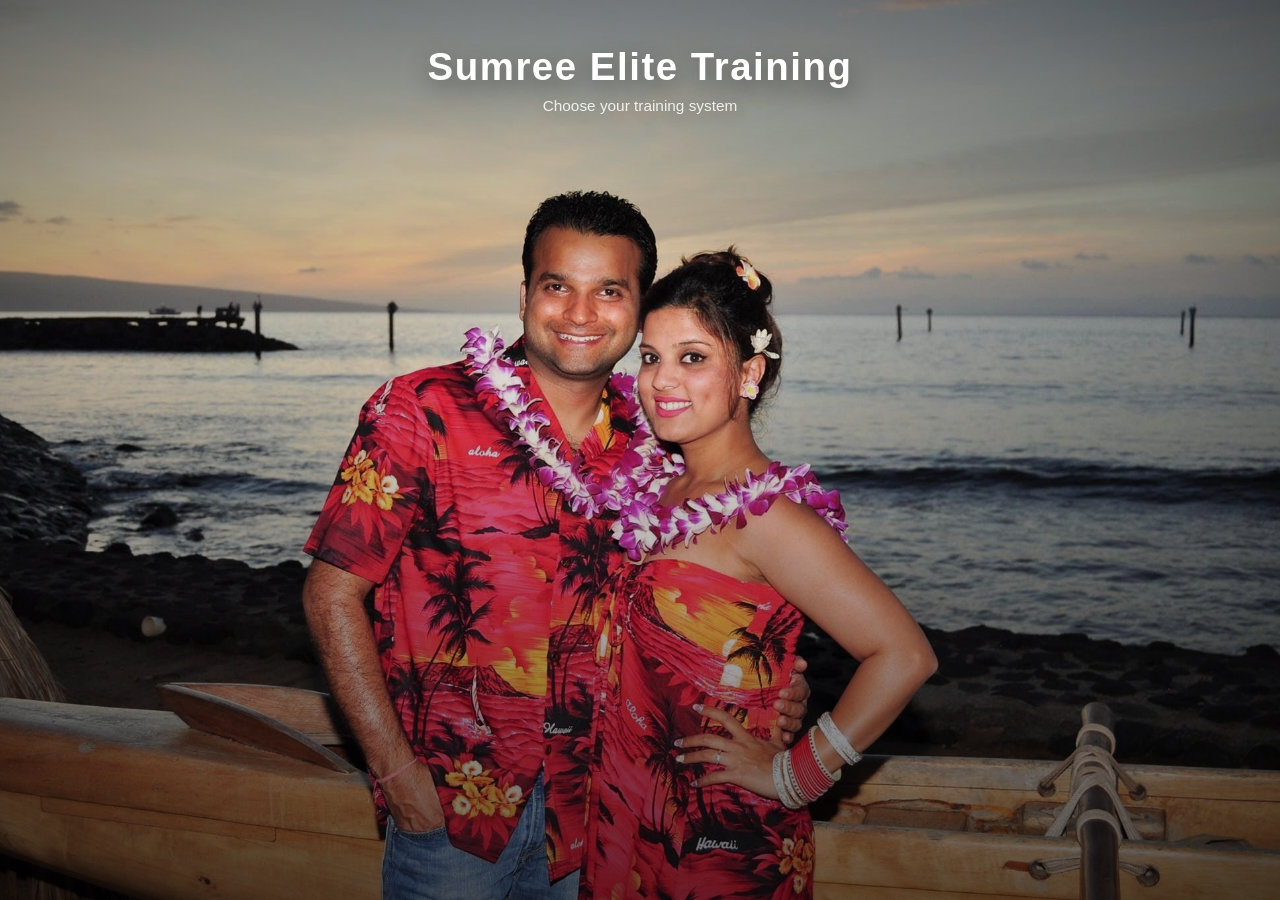
<file: index.html>
<!DOCTYPE html>
<html lang="en">
<head>
  <meta charset="utf-8" />
  <meta name="viewport" content="width=device-width, initial-scale=1, viewport-fit=cover" />
  <title>Sumree Elite Training</title>
  <meta name="description" content="Choose Sumit or Ree" />
  <link rel="stylesheet" href="assets/landing.css" />
</head>
<body>
  <main class="landing">
    <img src="assets/images/sumree.jpeg" alt="Sumit and Ree" />

    <div class="title">
      <h1>Sumree Elite Training</h1>
      <p>Choose your training system</p>
    </div>

    <a class="hotspot hotspot-male" href="sumo.html" aria-label="Open Sumo training page">
      <span>Sumo</span>
    </a>

    <a class="hotspot hotspot-female" href="ree.html" aria-label="Open Ree training page">
      <span>Ree</span>
    </a>
  </main>
</body>
</html>
</file>
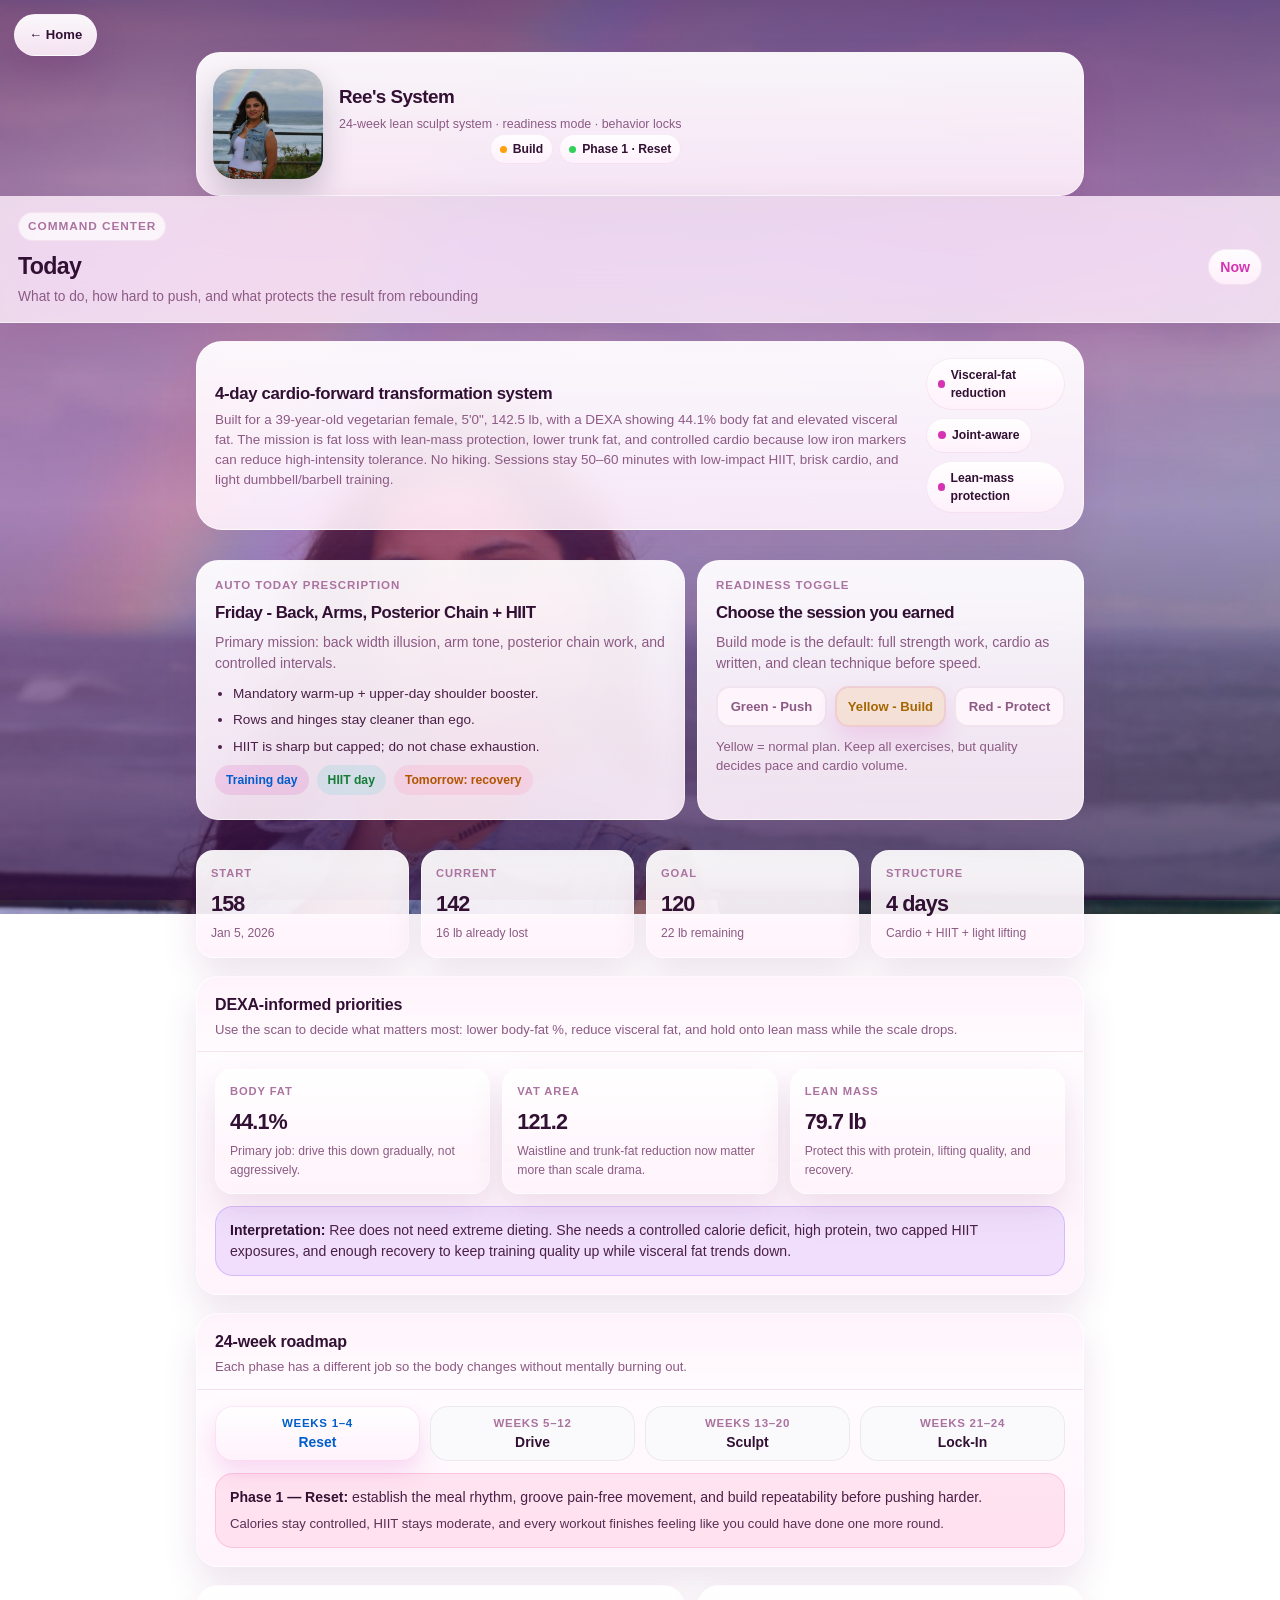
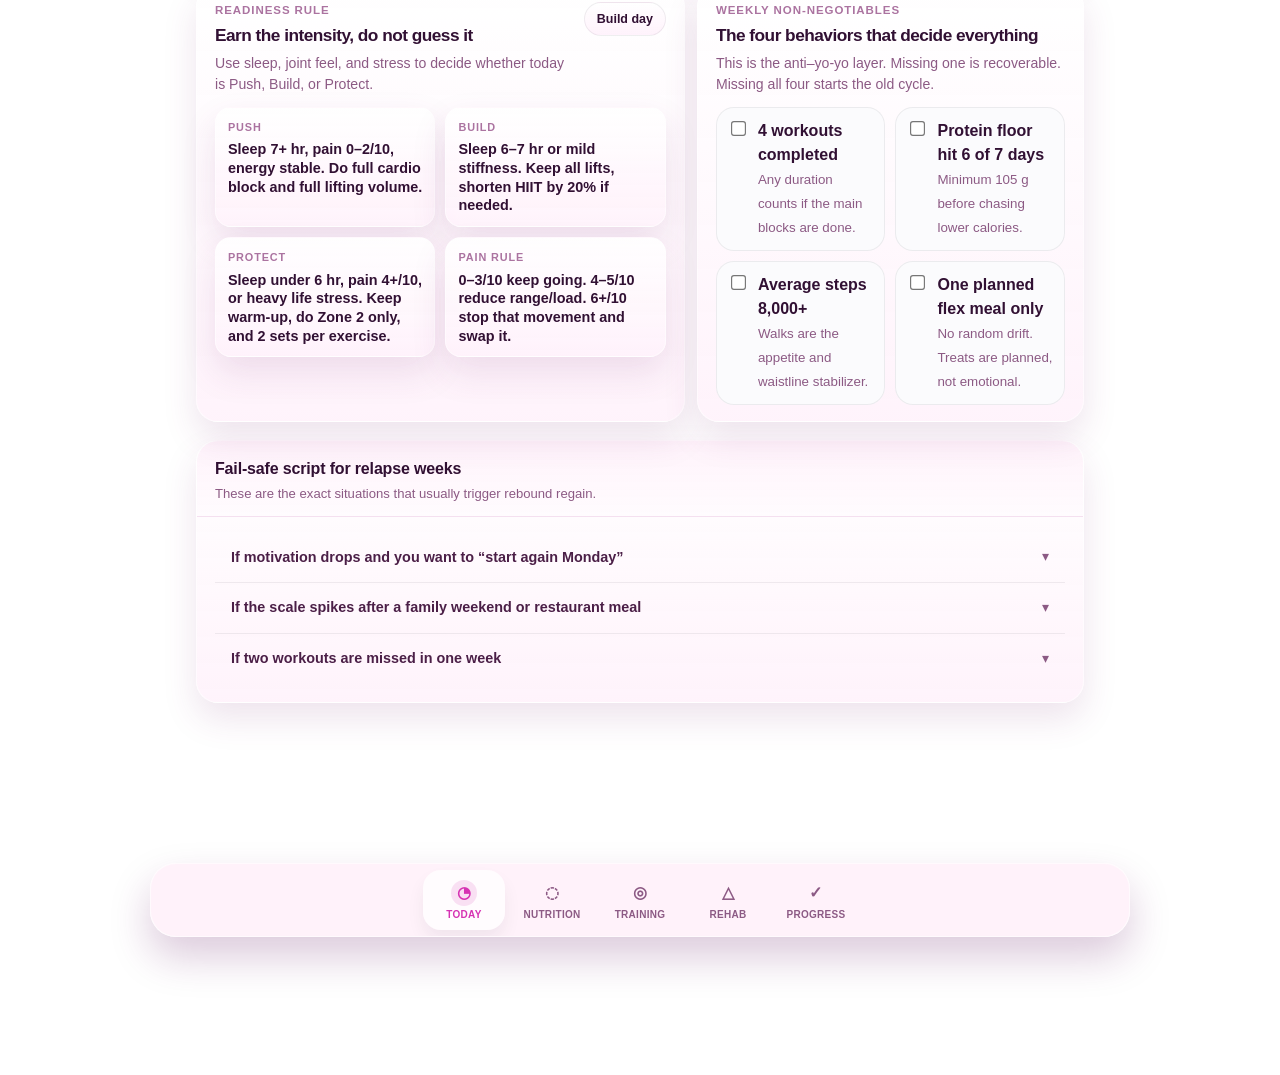
<file: ree.html>
<!DOCTYPE html>

<html lang="en">
<head>
<meta charset="utf-8"/>
<meta content="width=device-width, initial-scale=1, viewport-fit=cover" name="viewport"/>
<title>Ree Premium Plan — 24-Week Cardio + Sculpt Protocol</title>
<meta content="4-day cardio-forward, HIIT + light lifting transformation plan for a vegetarian female using dumbbells and barbells only." name="description"/>
<style>
:root{
  --bg:#DBDBE2;
  --surface:#FCFCFD;
  --surface2:#F5F5F8;
  --surface3:#EFEFF4;
  --text:#18181B;
  --text-2:#111214;
  --muted:#636369;
  --muted-2:#7B7B82;
  --line:rgba(60,60,67,0.12);
  --line2:rgba(60,60,67,0.18);
  --shadow-sm:0 10px 28px rgba(15,23,42,0.055);
  --shadow-md:0 18px 44px rgba(15,23,42,0.08);
  --glass:rgba(250,250,252,0.76);
  --orange:#FF6A00;
  --orange-d:rgba(255,106,0,0.11);
  --orange-b:rgba(255,106,0,0.18);
  --blue:#0A84FF;
  --blue-d:rgba(10,132,255,0.10);
  --blue-b:rgba(10,132,255,0.17);
  --green:#30D158;
  --green-d:rgba(48,209,88,0.10);
  --green-b:rgba(48,209,88,0.17);
  --yellow:#FF9F0A;
  --yellow-d:rgba(255,159,10,0.10);
  --yellow-b:rgba(255,159,10,0.18);
  --red:#FF453A;
  --red-d:rgba(255,69,58,0.10);
  --red-b:rgba(255,69,58,0.17);
  --purple:#BF5AF2;
  --purple-d:rgba(191,90,242,0.10);
  --purple-b:rgba(191,90,242,0.17);
  --r:22px;
  --rs:16px;
  --pill:999px;
  --f:-apple-system,BlinkMacSystemFont,"SF Pro Text","SF Pro Display","Helvetica Neue",Helvetica,Arial,sans-serif;
}
*{box-sizing:border-box;-webkit-tap-highlight-color:transparent}
html,body{
  margin:0;padding:0;
  background:transparent;
  color:var(--text);
  font-family:var(--f);
  font-size:16px;line-height:1.5;overscroll-behavior:auto;
  min-height:100%;
  overflow-x:hidden;
}
body{background-attachment:scroll}
a{color:var(--blue);text-decoration:none}
a:hover{text-decoration:underline}
button{cursor:pointer;font-family:var(--f)}
input,select,button,textarea{font-family:var(--f);font-size:15px}
h1,h2,h3,h4{margin:0}
p{margin:.35rem 0}
strong{color:var(--text-2)}
small{color:var(--muted)}
:focus-visible{outline:none}
@media (prefers-reduced-motion:no-preference){
  .page.active{animation:pageIn .34s cubic-bezier(.22,.61,.36,1)}
  .card,.stat,.hero-panel,.bnav,.btn,.pill,.tab-btn,.day-btn,.week-btn,.acc-header{transition:transform .22s ease, box-shadow .22s ease, background-color .22s ease, color .22s ease, opacity .22s ease, border-color .22s ease}
  .card:hover,.stat:hover{transform:translateY(-1px);box-shadow:0 16px 34px rgba(15,23,42,0.08)}
}
@keyframes pageIn{from{opacity:0;transform:translateY(8px)}to{opacity:1;transform:none}}

.global-sumo-header{
  position:sticky;top:0;z-index:60;
  padding:10px 14px;
  background:rgba(242,242,247,0.78);
  backdrop-filter:saturate(180%) blur(18px);
  -webkit-backdrop-filter:saturate(180%) blur(18px);
  border-bottom:1px solid rgba(60,60,67,0.12);
}
.global-sumo-shell{
  width:min(100%,920px);margin:0 auto;
  display:flex;align-items:center;justify-content:space-between;gap:12px;
}
.global-sumo-brand{min-width:0}
.global-sumo-name{font-size:1.2rem;font-weight:800;letter-spacing:-0.03em;color:var(--text-2);line-height:1.05}
.global-sumo-sub{font-size:.78rem;color:var(--muted);margin-top:2px;white-space:nowrap;overflow:hidden;text-overflow:ellipsis}
.global-sumo-pills{display:flex;flex-wrap:wrap;gap:6px;justify-content:flex-end}
.global-sumo-pill{
  display:inline-flex;align-items:center;gap:6px;padding:6px 10px;border-radius:999px;background:rgba(255,255,255,0.78);
  box-shadow:inset 0 0 0 1px rgba(60,60,67,0.08);font-size:.76rem;font-weight:700;color:var(--text-2)
}
.global-sumo-dot{width:7px;height:7px;border-radius:999px;background:#0A84FF;display:inline-block}
.global-sumo-dot.green{background:#30D158}
.global-sumo-dot.orange{background:#FF9F0A}
.global-sumo-dot.red{background:#FF453A}

.bnav-shell{
  position:fixed;left:0;right:0;bottom:12px;z-index:100;pointer-events:none;padding:0 12px;
}
.bnav{
  position:relative;left:50%;transform:translateX(-50%);
  width:min(calc(100vw - 24px), 980px);
  background:var(--glass);backdrop-filter:saturate(180%) blur(24px);-webkit-backdrop-filter:saturate(180%) blur(22px);
  border:1px solid rgba(255,255,255,0.52);box-shadow:var(--shadow-md);
  padding:6px;padding-bottom:calc(6px + env(safe-area-inset-bottom));border-radius:26px;overflow-x:auto;overflow-y:hidden;scrollbar-width:none;pointer-events:auto;
}
.bnav::-webkit-scrollbar{display:none}
.bnav-track{display:flex;align-items:stretch;gap:6px;width:max-content;min-width:100%;justify-content:center;margin:0 auto}
.bnav__btn{
  flex:0 0 auto;min-width:82px;display:flex;flex-direction:column;align-items:center;justify-content:center;
  gap:3px;padding:10px 8px;border:none;background:transparent;color:var(--muted);font-size:10px;font-weight:700;letter-spacing:.03em;text-transform:uppercase;border-radius:18px;
}
.bnav__btn.active{color:var(--blue);background:rgba(255,255,255,0.54);box-shadow:0 10px 18px rgba(15,23,42,0.06)}
.bnav__icon{font-size:1rem;line-height:1;width:26px;height:26px;border-radius:999px;display:flex;align-items:center;justify-content:center}
.bnav__btn.active .bnav__icon{background:rgba(10,132,255,0.12)}

.page{display:none;min-height:auto;height:auto;padding-bottom:120px}
.page.active{display:block}
.page-header{
  padding:16px 18px 14px;background:var(--glass);backdrop-filter:saturate(180%) blur(24px);-webkit-backdrop-filter:saturate(180%) blur(24px);
  border-bottom:1px solid rgba(255,255,255,0.42);box-shadow:0 1px 0 rgba(60,60,67,0.08)
}
.section-kicker{
  display:inline-flex;align-items:center;gap:8px;padding:6px 10px;border-radius:999px;background:rgba(255,255,255,0.72);color:var(--muted-2);font-size:.74rem;font-weight:700;letter-spacing:.08em;text-transform:uppercase;box-shadow:inset 0 0 0 1px rgba(60,60,67,0.08);margin-bottom:8px
}
.page-title-wrap{display:flex;align-items:flex-start;justify-content:space-between;gap:14px}
.page-title{font-size:1.45rem;font-weight:750;color:var(--text-2);margin:0;letter-spacing:-0.03em}
.page-sub{font-size:.86rem;color:var(--muted);margin:3px 0 0}
.header-badge{
  display:inline-flex;align-items:center;justify-content:center;min-width:36px;height:36px;padding:0 12px;border-radius:999px;background:rgba(255,255,255,0.76);color:var(--blue);font-size:.88rem;font-weight:700;box-shadow:inset 0 0 0 1px rgba(60,60,67,0.08)
}
.page-body{width:min(100%,920px);margin:0 auto;padding:18px 16px 20px;display:flex;flex-direction:column;gap:16px}

.hero-panel{
  background:linear-gradient(180deg, rgba(255,255,255,0.98), rgba(248,248,251,0.94));border-radius:26px;padding:16px 18px;
  box-shadow:var(--shadow-sm);display:flex;align-items:center;justify-content:space-between;gap:14px;border:1px solid rgba(255,255,255,0.55)
}
.hero-copy{min-width:0}
.hero-title{font-size:1.05rem;font-weight:760;letter-spacing:-0.02em;color:var(--text-2);margin:0 0 4px}
.hero-sub{font-size:.84rem;color:var(--muted);margin:0}
.hero-meta{display:flex;gap:8px;flex-wrap:wrap}
.metric-pill{
  display:inline-flex;align-items:center;gap:6px;padding:8px 12px;border-radius:999px;background:#FFFFFF;
  box-shadow:inset 0 0 0 1px rgba(60,60,67,0.08);font-size:.76rem;font-weight:700;color:var(--text-2)
}
.metric-dot{width:8px;height:8px;border-radius:999px;background:var(--blue)}

.card{
  background:var(--surface);border:none;border-radius:var(--r);overflow:hidden;box-shadow:var(--shadow-sm)
}
.card-header{
  padding:16px 18px 12px;border-bottom:1px solid rgba(60,60,67,0.08);background:linear-gradient(180deg, rgba(247,247,250,0.96), rgba(252,252,253,0.94))
}
.card-body{padding:16px 18px 18px}
.card-title{font-size:1rem;font-weight:700;color:var(--text-2);margin:0;letter-spacing:-0.01em}
.card-sub{font-size:.82rem;color:var(--muted);margin:3px 0 0}

.banner,.info,.warn-box,.good-box,.danger-box{
  border-radius:18px;padding:13px 14px;font-size:.88rem;border:1px solid
}
.banner.blue,.info{background:var(--blue-d);border-color:var(--blue-b);color:var(--text)}
.banner.green,.good-box{background:var(--green-d);border-color:var(--green-b);color:var(--text)}
.banner.yellow,.warn-box{background:var(--yellow-d);border-color:var(--yellow-b);color:var(--text)}
.banner.red,.danger-box{background:var(--red-d);border-color:var(--red-b);color:var(--text)}
.banner.orange{background:var(--orange-d);border-color:var(--orange-b);color:var(--text)}
.banner.purple{background:var(--purple-d);border-color:var(--purple-b);color:var(--text)}
.banner .sub{font-size:.82rem;font-weight:500;color:var(--text);margin-top:6px;opacity:.92}

.stat-grid{display:grid;grid-template-columns:1fr 1fr;gap:12px}
.stat-grid.g3{grid-template-columns:repeat(3,1fr)}
.stat-grid.g4{grid-template-columns:repeat(4,1fr)}
.stat{
  background:var(--surface3);border:none;border-radius:18px;padding:14px 14px;box-shadow:inset 0 0 0 1px rgba(60,60,67,0.08)
}
.stat .label{font-size:.7rem;font-weight:700;text-transform:uppercase;letter-spacing:.08em;color:var(--muted-2);margin-bottom:6px}
.stat .val{font-size:1.35rem;font-weight:780;color:var(--text-2);letter-spacing:-.04em}
.stat .note{font-size:.76rem;color:var(--muted);margin-top:4px}

.pill-row,.badge-row{display:flex;flex-wrap:wrap;gap:8px;margin:8px 0}
.pill{display:inline-flex;align-items:center;padding:6px 11px;border-radius:999px;font-size:.76rem;font-weight:650;border:none;background:#F4F4F7;color:var(--text)}
.pill.orange{background:var(--orange-d);color:#B25500}
.pill.green{background:var(--green-d);color:#167C36}
.pill.blue{background:var(--blue-d);color:#005ECC}
.pill.yellow{background:var(--yellow-d);color:#A66400}
.pill.red{background:var(--red-d);color:#B42318}
.pill.purple{background:var(--purple-d);color:#7F2DBA}

.btn{
  width:100%;padding:14px 16px;border-radius:18px;border:none;font-size:.95rem;font-weight:700;letter-spacing:-.01em;
  background:linear-gradient(180deg, #1D9BF0, var(--blue));color:#fff;box-shadow:0 12px 24px rgba(10,132,255,0.20)
}
.btn.secondary{background:rgba(255,255,255,0.72);border:1px solid rgba(60,60,67,0.10);color:var(--text-2);box-shadow:none}
.btn-row{display:grid;grid-template-columns:1fr 1fr;gap:12px}

table{width:100%;border-collapse:collapse}
thead th{
  text-align:left;font-size:.78rem;font-weight:800;letter-spacing:.05em;text-transform:uppercase;color:var(--muted-2);
  padding:10px 8px;border-bottom:1px solid rgba(60,60,67,0.10);background:#F8F8FB
}
tbody td{
  padding:10px 8px;border-bottom:1px solid rgba(60,60,67,0.08);vertical-align:top;font-size:.88rem
}
tbody tr:last-child td{border-bottom:none}

.acc-item{border-bottom:1px solid rgba(60,60,67,0.08)}
.acc-item:last-child{border-bottom:none}
.acc-header{padding:14px 16px;display:flex;justify-content:space-between;align-items:center;cursor:pointer;gap:8px}
.acc-title{font-size:.9rem;font-weight:650;color:var(--text)}
.acc-arrow{color:var(--muted);font-size:.85rem;transition:transform .2s;flex-shrink:0}
.acc-body{padding:0 16px 0;display:block;max-height:0;opacity:0;overflow:hidden;transition:max-height .34s cubic-bezier(.22,.61,.36,1), opacity .22s ease, padding .22s ease}
.acc-body.open{padding:0 16px 16px;max-height:900px;opacity:1}
.acc-arrow.open{transform:rotate(180deg)}

.week-strip{display:grid;grid-template-columns:repeat(4,1fr);gap:10px}
.week-btn{
  border:none;border-radius:18px;padding:11px 8px;text-align:center;background:#FAFAFC;box-shadow:inset 0 0 0 1px rgba(60,60,67,0.08);cursor:pointer
}
.week-btn .wk{font-size:.72rem;font-weight:700;text-transform:uppercase;letter-spacing:.06em;color:var(--muted-2)}
.week-btn .wkv{font-size:.87rem;font-weight:700;color:var(--text-2);margin-top:5px}
.week-btn.active{background:var(--blue-d);box-shadow:inset 0 0 0 1px rgba(10,132,255,0.16)}
.week-btn.active .wk,.week-btn.active .wkv{color:#005ECC}

.day-scroll{display:flex;gap:8px;overflow-x:auto;padding:2px 0 10px;-webkit-overflow-scrolling:touch;scrollbar-width:none}
.day-scroll::-webkit-scrollbar{display:none}
.day-btn,.tab-btn{
  flex-shrink:0;padding:10px 15px;border-radius:999px;border:none;background:rgba(255,255,255,0.74);color:var(--muted);font-size:.83rem;font-weight:650;white-space:nowrap;box-shadow:inset 0 0 0 1px rgba(60,60,67,0.12)
}
.day-btn.active,.tab-btn.active{background:var(--text-2);color:#fff;box-shadow:none}
.day-panel{display:none}
.day-panel.active{display:block}

.train-cockpit{display:grid;grid-template-columns:minmax(0,1.2fr) minmax(0,.95fr);gap:12px;align-items:stretch}
.train-focus-card{background:linear-gradient(180deg, rgba(255,255,255,0.84), rgba(255,255,255,0.68));border:1px solid rgba(255,255,255,0.6);border-radius:22px;box-shadow:var(--shadow-sm);padding:16px 18px}
.train-focus-top{display:flex;justify-content:space-between;align-items:flex-start;gap:12px;margin-bottom:12px}
.train-focus-kicker{font-size:.72rem;font-weight:800;letter-spacing:.08em;text-transform:uppercase;color:var(--muted-2);margin-bottom:4px}
.train-focus-title{font-size:1.08rem;font-weight:760;letter-spacing:-.03em;color:var(--text-2);margin:0}
.train-focus-note{font-size:.88rem;color:var(--muted);margin:4px 0 0}
.train-badge{display:inline-flex;align-items:center;gap:6px;padding:7px 12px;border-radius:999px;background:rgba(255,255,255,0.72);border:1px solid rgba(60,60,67,0.08);font-size:.78rem;font-weight:700;color:var(--text-2);white-space:nowrap}
.train-snapshot{display:grid;grid-template-columns:repeat(2,minmax(0,1fr));gap:10px}
.snap{background:rgba(255,255,255,0.72);border:1px solid rgba(60,60,67,0.08);border-radius:16px;padding:11px 12px}
.snap-label{font-size:.68rem;font-weight:800;letter-spacing:.08em;text-transform:uppercase;color:var(--muted-2);margin-bottom:5px}
.snap-value{font-size:.9rem;font-weight:700;color:var(--text-2);line-height:1.3}

.quick-action-grid{display:grid;grid-template-columns:repeat(2,minmax(0,1fr));gap:10px}
.quick-action{display:flex;align-items:flex-start;gap:10px;padding:12px 13px;border-radius:18px;background:rgba(255,255,255,0.7);border:1px solid rgba(60,60,67,0.08);text-align:left;color:var(--text);box-shadow:0 8px 20px rgba(15,23,42,0.04)}
.quick-ic{width:34px;height:34px;border-radius:12px;display:inline-flex;align-items:center;justify-content:center;background:var(--blue-d);color:var(--blue);font-size:.95rem;font-weight:800;flex-shrink:0}
.quick-copy strong{display:block;color:var(--text-2);font-size:.86rem;margin-bottom:2px}
.quick-copy span{display:block;color:var(--muted);font-size:.78rem;line-height:1.35}

.list-tight{margin:.35rem 0 .35rem 1rem;padding:0}
.list-tight li{margin:.28rem 0}
.phase-grid{display:grid;grid-template-columns:repeat(4,1fr);gap:12px}
.phase-card{background:#fff;border-radius:18px;padding:14px;box-shadow:inset 0 0 0 1px rgba(60,60,67,0.08)}
.phase-card h4{font-size:.88rem;letter-spacing:-.01em;margin-bottom:6px;color:var(--text-2)}
.phase-card p{font-size:.83rem;color:var(--muted);margin:0 0 8px}
.phase-card ul{margin:.3rem 0 0 1rem;padding:0}
.phase-card li{font-size:.82rem;margin:.24rem 0}

.check-grid{display:grid;grid-template-columns:repeat(2,minmax(0,1fr));gap:10px}
.check-item{display:flex;gap:10px;align-items:flex-start;padding:12px;border-radius:18px;background:#FBFBFD;box-shadow:inset 0 0 0 1px rgba(60,60,67,0.08)}
.check-item input{margin-top:3px;transform:scale(1.15)}
.footer-note{font-size:.78rem;color:var(--muted);text-align:center;padding:8px 0 4px}

@media (max-width: 980px){
  .phase-grid{grid-template-columns:repeat(2,1fr)}
}
@media (max-width:760px){
  .train-cockpit{grid-template-columns:1fr}
}
@media (max-width:720px){
  .stat-grid.g3,.stat-grid.g4,.week-strip{grid-template-columns:1fr 1fr}
  .btn-row,.check-grid{grid-template-columns:1fr}
  .page-title{font-size:1.3rem}
  .card-header,.card-body{padding-left:15px;padding-right:15px}
  .hero-panel{flex-direction:column;align-items:flex-start}
}
@media (max-width:560px){
  .train-snapshot,.quick-action-grid,.phase-grid{grid-template-columns:1fr}
  .global-sumo-shell{align-items:flex-start;flex-direction:column}
  .global-sumo-pills{justify-content:flex-start}
}
@media print{
  .bnav-shell,.global-sumo-header{display:none}
  .page{display:block !important;padding-bottom:0}
  body{background:#fff}
  .card,.hero-panel,.train-focus-card{box-shadow:none}
}

.mode-switch{display:grid;grid-template-columns:repeat(3,1fr);gap:8px;margin-top:12px}
.mode-btn{border:none;border-radius:14px;padding:12px 10px;background:#F4F4F7;color:var(--muted);font-weight:800;font-size:.82rem;cursor:pointer;box-shadow:inset 0 0 0 1px rgba(60,60,67,0.08)}
.mode-btn.active{background:#fff;color:var(--text-2);box-shadow:0 8px 18px rgba(15,23,42,0.06), inset 0 0 0 1px rgba(60,60,67,0.10)}
.mode-btn.green.active{background:rgba(48,209,88,0.12);color:#167C36}
.mode-btn.yellow.active{background:rgba(255,159,10,0.12);color:#A66400}
.mode-btn.red.active{background:rgba(255,69,58,0.12);color:#B42318}
.today-card-grid{display:grid;grid-template-columns:1.2fr .95fr;gap:12px;margin:12px 0}
.today-call{background:linear-gradient(180deg, rgba(255,255,255,0.92), rgba(247,247,250,0.88));border:1px solid rgba(60,60,67,0.08);border-radius:22px;padding:16px 18px;box-shadow:var(--shadow-sm)}
.today-kicker{font-size:.72rem;font-weight:800;letter-spacing:.08em;text-transform:uppercase;color:var(--muted-2);margin-bottom:6px}
.today-title{font-size:1.05rem;font-weight:780;letter-spacing:-.03em;color:var(--text-2);margin:0}
.today-copy{font-size:.88rem;color:var(--muted);margin:6px 0 0}
.today-list{margin:10px 0 0;padding-left:18px}
.today-list li{margin:6px 0;font-size:.85rem}
.mode-note{font-size:.82rem;color:var(--muted);margin-top:10px}
.swap-grid{display:grid;grid-template-columns:repeat(3,1fr);gap:10px;margin-top:12px}
.swap-card{background:#FBFBFD;border-radius:16px;padding:12px 12px;box-shadow:inset 0 0 0 1px rgba(60,60,67,0.08)}
.swap-card h4{margin:0 0 6px;font-size:.86rem}
.swap-card p{font-size:.8rem;color:var(--muted);margin:0}
.tracker-grid{display:grid;grid-template-columns:repeat(3,1fr);gap:12px}
.log-list{display:flex;flex-direction:column;gap:8px;margin-top:10px}
.log-item{background:#fff;border:1px solid rgba(60,60,67,0.08);border-radius:14px;padding:10px 12px;font-size:.82rem}
.log-item strong{display:block;margin-bottom:3px}
.micro-grid{display:grid;grid-template-columns:1fr 1fr;gap:12px}
.rule-card{background:#FBFBFD;border-radius:18px;padding:14px;box-shadow:inset 0 0 0 1px rgba(60,60,67,0.08)}
.rule-card h4{margin:0 0 6px;font-size:.9rem}
.rule-card ul{margin:8px 0 0;padding-left:18px}
.rule-card li{font-size:.82rem;color:var(--muted)}
@media (max-width:760px){.today-card-grid,.tracker-grid,.swap-grid,.micro-grid{grid-template-columns:1fr}.mode-switch{grid-template-columns:1fr}}

body.ree-app{position:relative;isolation:isolate;min-height:100vh;background:transparent !important}
body.ree-app::before{content:"";position:fixed;inset:0;z-index:0;background:url("assets/images/ree.jpeg") center 18%/cover no-repeat;transform:scale(1.03)}
body.ree-app::after{content:"";position:fixed;inset:0;z-index:1;background:linear-gradient(180deg,rgba(8,10,18,.72),rgba(8,10,18,.54) 20%,rgba(8,10,18,.42) 48%,rgba(8,10,18,.72) 100%);pointer-events:none}
body.ree-app>*{position:relative;z-index:2}
.home-chip{position:fixed;top:14px;left:14px;z-index:90;display:inline-flex;align-items:center;gap:6px;padding:10px 14px;border-radius:999px;background:rgba(255,255,255,0.82);color:#111214;text-decoration:none;font-size:.82rem;font-weight:800;box-shadow:0 12px 28px rgba(15,23,42,.16);backdrop-filter:saturate(180%) blur(18px);-webkit-backdrop-filter:saturate(180%) blur(18px);border:1px solid rgba(255,255,255,.4)}
.home-chip:hover{text-decoration:none}
.ree-hero-portrait{display:flex;gap:16px;align-items:center;background:rgba(255,255,255,.86);border-radius:24px;padding:16px;border:1px solid rgba(255,255,255,.24);backdrop-filter:saturate(170%) blur(14px);-webkit-backdrop-filter:saturate(170%) blur(14px);box-shadow:0 18px 44px rgba(15,23,42,.14)}
.ree-hero-portrait img{width:110px;height:110px;object-fit:cover;border-radius:22px;box-shadow:0 14px 30px rgba(15,23,42,.2)}
.ree-hero-copy h2{margin:0 0 4px;font-size:1.18rem;letter-spacing:-.03em;color:var(--text-2)}
.ree-hero-copy p{margin:0;color:var(--muted)}
@media(max-width:640px){.ree-hero-portrait{flex-direction:column;align-items:flex-start}.ree-hero-portrait img{width:100%;height:auto;max-height:280px}.home-chip{top:10px;left:10px;padding:8px 12px}}



/* ── REE VIBRANT REFRESH + MOBILE NAV FIXES ── */
:root{
  --bg:#ffe6f7;
  --surface:rgba(255,250,254,0.92);
  --surface2:#fff1fb;
  --surface3:#fde7f6;
  --text:#4b1f47;
  --text-2:#311033;
  --muted:#8c5a84;
  --muted-2:#ab73a0;
  --line:rgba(173,84,152,0.16);
  --line2:rgba(173,84,152,0.24);
  --shadow-sm:0 16px 34px rgba(125,43,113,0.13);
  --shadow-md:0 22px 54px rgba(125,43,113,0.20);
  --glass:rgba(255,241,250,0.76);
  --orange:#ff6ba6;
  --orange-d:rgba(255,107,166,0.14);
  --orange-b:rgba(255,107,166,0.26);
  --blue:#d633b3;
  --blue-d:rgba(214,51,179,0.14);
  --blue-b:rgba(214,51,179,0.26);
  --green:#23c8bf;
  --green-d:rgba(35,200,191,0.13);
  --green-b:rgba(35,200,191,0.24);
  --yellow:#ffb84d;
  --yellow-d:rgba(255,184,77,0.14);
  --yellow-b:rgba(255,184,77,0.26);
  --red:#ff5e8f;
  --red-d:rgba(255,94,143,0.14);
  --red-b:rgba(255,94,143,0.26);
  --purple:#9257ff;
  --purple-d:rgba(146,87,255,0.14);
  --purple-b:rgba(146,87,255,0.26);
}
html,body{background:transparent !important;}
body{
  padding-bottom:calc(128px + env(safe-area-inset-bottom));
}
body.ree-app{
  min-height:100vh;
  min-height:100dvh;
}
body.ree-app::before{
  background:
    radial-gradient(circle at 16% 16%, rgba(255,255,255,0.38), transparent 22%),
    radial-gradient(circle at 82% 22%, rgba(255,105,180,0.18), transparent 26%),
    linear-gradient(135deg, rgba(255,76,166,0.22), rgba(146,87,255,0.18) 52%, rgba(35,200,191,0.10)),
    url("assets/images/ree.jpeg") center 18%/cover no-repeat;
}
body.ree-app::after{
  background:
    linear-gradient(180deg, rgba(66,13,70,0.58), rgba(89,18,96,0.34) 22%, rgba(255,76,166,0.16) 56%, rgba(45,10,56,0.62) 100%);
}
.global-sumo-header,
.page-header{
  background:rgba(255,244,252,0.78) !important;
  border-color:rgba(255,255,255,0.52) !important;
  box-shadow:0 16px 34px rgba(96,17,94,0.14);
}
.global-sumo-name,
.page-title,
.card-title,
.hero-title,
.train-focus-title,
.ree-hero-copy h2,
.today-title{
  color:var(--text-2);
}
.global-sumo-pill,
.metric-pill,
.header-badge,
.home-chip,
.pill,
.train-badge,
.snap,
.quick-action,
.log-item,
.swap-card,
.rule-card,
.mode-btn.active,
.day-btn.active,
.week-btn.active{
  background:linear-gradient(180deg, rgba(255,255,255,0.96), rgba(255,241,251,0.90));
}
.card,
.hero-panel,
.train-focus-card,
.ree-hero-portrait,
.today-call,
.stat,
.ex-card,
.command-card,
.quick-action,
.swap-card,
.rule-card,
.log-item,
.snap{
  background:linear-gradient(180deg, rgba(255,255,255,0.94), rgba(255,242,251,0.90));
  border:1px solid rgba(255,255,255,0.52);
  box-shadow:var(--shadow-sm);
}
.card-header{
  background:linear-gradient(180deg, rgba(255,243,251,0.98), rgba(255,251,254,0.94));
  border-bottom:1px solid rgba(173,84,152,0.12);
}
.section-kicker,
.section-chip,
.global-sumo-pill,
.metric-pill,
.header-badge{
  box-shadow:inset 0 0 0 1px rgba(173,84,152,0.10);
}
.hero-panel,
.ree-hero-portrait,
.train-focus-card,
.today-call{
  backdrop-filter:saturate(170%) blur(14px);
  -webkit-backdrop-filter:saturate(170%) blur(14px);
}
.btn{
  background:linear-gradient(135deg, #ff4faa, #d84df5 60%, #7b7dff);
  box-shadow:0 16px 30px rgba(214,51,179,0.28);
}
.btn.secondary,
.btn.ghost,
.ex-toggle,
.mode-btn{
  background:rgba(255,247,252,0.92);
  border:1px solid rgba(173,84,152,0.12);
}
.home-chip{
  color:var(--text-2);
  box-shadow:0 16px 34px rgba(96,17,94,0.18);
}
.bnav-shell{
  bottom:0;
  padding:0 12px calc(10px + env(safe-area-inset-bottom));
}
.bnav{
  width:min(calc(100vw - 24px), 980px);
  width:min(calc(100dvw - 24px), 980px);
  max-width:100%;
  background:rgba(255,239,249,0.78);
  border-color:rgba(255,255,255,0.60);
  box-shadow:0 20px 40px rgba(96,17,94,0.22);
}
.bnav__btn.active{
  color:var(--blue);
  background:rgba(255,255,255,0.74);
}
.bnav__btn.active .bnav__icon{
  background:rgba(214,51,179,0.14);
}
.page{
  padding-bottom:calc(140px + env(safe-area-inset-bottom));
}
.page-body{
  gap:18px;
}
.banner.blue,.info{background:var(--blue-d);border-color:var(--blue-b)}
.banner.green,.good-box{background:var(--green-d);border-color:var(--green-b)}
.banner.yellow,.warn-box{background:var(--yellow-d);border-color:var(--yellow-b)}
.banner.red,.danger-box{background:var(--red-d);border-color:var(--red-b)}
.banner.orange{background:var(--orange-d);border-color:var(--orange-b)}
.banner.purple{background:var(--purple-d);border-color:var(--purple-b)}
.mode-btn.active,
.day-btn.active,
.week-btn.active{
  color:var(--text-2);
  box-shadow:0 12px 24px rgba(214,51,179,0.16), inset 0 0 0 1px rgba(214,51,179,0.12);
}
.mode-btn.green.active{background:rgba(35,200,191,0.14);color:#117d77}
.mode-btn.yellow.active{background:rgba(255,184,77,0.18);color:#a56500}
.mode-btn.red.active{background:rgba(255,94,143,0.16);color:#b3275d}
@media (max-width: 768px){
  body{
    padding-bottom:calc(144px + env(safe-area-inset-bottom));
  }
  .bnav-shell{
    padding:0 10px calc(8px + env(safe-area-inset-bottom));
  }
  .bnav{
    width:calc(100vw - 20px);
    width:calc(100dvw - 20px);
    border-radius:22px;
  }
  .bnav-track{
    justify-content:flex-start;
    min-width:0;
    padding-inline:2px;
  }
  .page{
    padding-bottom:calc(152px + env(safe-area-inset-bottom));
  }
  .global-sumo-header{
    padding-top:calc(10px + env(safe-area-inset-top));
  }
}



.demo-note{
  margin:0 0 12px;
  font-size:.82rem;
  color:var(--muted);
}
.demo-links{
  display:flex;
  flex-wrap:wrap;
  gap:6px;
}
.demo-link{
  display:inline-flex;
  align-items:center;
  justify-content:center;
  padding:6px 10px;
  border-radius:999px;
  background:rgba(214,51,179,0.10);
  border:1px solid rgba(214,51,179,0.16);
  color:var(--blue);
  font-size:.73rem;
  font-weight:800;
  line-height:1.1;
  text-decoration:none;
  white-space:nowrap;
}
.demo-link:hover{ text-decoration:none; filter:brightness(.98); }
.demo-link::after{ content:" ↗"; font-size:.72rem; }
</style>
</head>
<body class="ree-app">
<a aria-label="Back to home" class="home-chip" href="index.html">← Home</a>
<div class="page-body" style="padding-top:10px;padding-bottom:0">
<div class="ree-hero-portrait">
<img alt="Ree portrait by the ocean" src="assets/images/ree.jpeg"/>
<div class="ree-hero-copy">
<h2>Ree's System</h2>
<div class="global-sumo-sub">24-week lean sculpt system · readiness mode · behavior locks</div>
<div class="global-sumo-pills">
<span class="global-sumo-pill"><span class="global-sumo-dot" id="modeDot"></span><span id="modeText">Build</span></span>
<span class="global-sumo-pill"><span class="global-sumo-dot green"></span><span id="phaseText">Phase 1 · Reset</span></span>
</div>
</div>
</div>
</div>
<!-- PAGE 1 -->
<section class="page active" id="page-today">
<div class="page-header">
<div class="section-kicker">Command center</div>
<div class="page-title-wrap">
<div>
<div class="page-title">Today</div>
<div class="page-sub">What to do, how hard to push, and what protects the result from rebounding</div>
</div>
<div class="header-badge">Now</div>
</div>
</div>
<div class="page-body">
<div class="hero-panel">
<div class="hero-copy">
<div class="hero-title">4-day cardio-forward transformation system</div>
<p class="hero-sub">Built for a 39-year-old vegetarian female, 5'0", 142.5 lb, with a DEXA showing 44.1% body fat and elevated visceral fat. The mission is fat loss with lean-mass protection, lower trunk fat, and controlled cardio because low iron markers can reduce high-intensity tolerance. No hiking. Sessions stay 50–60 minutes with low-impact HIIT, brisk cardio, and light dumbbell/barbell training.</p>
</div>
<div class="hero-meta">
<span class="metric-pill"><span class="metric-dot"></span> Visceral-fat reduction</span>
<span class="metric-pill"><span class="metric-dot"></span> Joint-aware</span>
<span class="metric-pill"><span class="metric-dot"></span> Lean-mass protection</span>
</div>
</div>
<div class="today-card-grid">
<div class="today-call">
<div class="today-kicker">Auto today prescription</div>
<h3 class="today-title" id="todayName">Monday - Upper Sculpt + Low-Impact HIIT</h3>
<p class="today-copy" id="todayGoal">Primary mission: upper-body tone, 2 controlled HIIT blocks, and no sloppy shoulder reps.</p>
<ul class="today-list" id="todayBlocks">
<li>Mandatory warm-up + upper-day shoulder booster.</li>
<li>Complete all strength work before intervals.</li>
<li>Keep 2 reps in reserve on all upper-body lifts.</li>
</ul>
<div class="pill-row">
<span class="pill blue" id="todayDayPill">Training day</span>
<span class="pill green" id="todayFocusPill">HIIT day</span>
<span class="pill orange" id="todayRecoveryPill">Tomorrow: recovery</span>
</div>
</div>
<div class="today-call">
<div class="today-kicker">Readiness toggle</div>
<h3 class="today-title">Choose the session you earned</h3>
<p class="today-copy" id="readinessCopy">Build mode is the default: full strength work, cardio as written, and clean technique before speed.</p>
<div class="mode-switch">
<button class="mode-btn green" data-mode="green">Green - Push</button>
<button class="mode-btn yellow active" data-mode="yellow">Yellow - Build</button>
<button class="mode-btn red" data-mode="red">Red - Protect</button>
</div>
<div class="mode-note" id="modeNote">Green = full plan. Yellow = normal plan. Red = cut 1 set from each lift and replace HIIT with 12-20 min Zone 2.</div>
</div>
</div>
<div class="stat-grid g4">
<div class="stat"><div class="label">Start</div><div class="val">158</div><div class="note">Jan 5, 2026</div></div>
<div class="stat"><div class="label">Current</div><div class="val">142</div><div class="note">16 lb already lost</div></div>
<div class="stat"><div class="label">Goal</div><div class="val">120</div><div class="note">22 lb remaining</div></div>
<div class="stat"><div class="label">Structure</div><div class="val">4 days</div><div class="note">Cardio + HIIT + light lifting</div></div>
</div>
<div class="card">
<div class="card-header">
<div class="card-title">DEXA-informed priorities</div>
<div class="card-sub">Use the scan to decide what matters most: lower body-fat %, reduce visceral fat, and hold onto lean mass while the scale drops.</div>
</div>
<div class="card-body">
<div class="stat-grid g3">
<div class="stat"><div class="label">Body fat</div><div class="val">44.1%</div><div class="note">Primary job: drive this down gradually, not aggressively.</div></div>
<div class="stat"><div class="label">VAT area</div><div class="val">121.2</div><div class="note">Waistline and trunk-fat reduction now matter more than scale drama.</div></div>
<div class="stat"><div class="label">Lean mass</div><div class="val">79.7 lb</div><div class="note">Protect this with protein, lifting quality, and recovery.</div></div>
</div>
<div class="banner purple" style="margin-top:12px;"><strong>Interpretation:</strong> Ree does not need extreme dieting. She needs a controlled calorie deficit, high protein, two capped HIIT exposures, and enough recovery to keep training quality up while visceral fat trends down.</div>
</div>
</div>
<div class="card">
<div class="card-header">
<div class="card-title">24-week roadmap</div>
<div class="card-sub">Each phase has a different job so the body changes without mentally burning out.</div>
</div>
<div class="card-body">
<div class="week-strip">
<button class="week-btn active" data-phase="1"><div class="wk">Weeks 1–4</div><div class="wkv">Reset</div></button>
<button class="week-btn" data-phase="2"><div class="wk">Weeks 5–12</div><div class="wkv">Drive</div></button>
<button class="week-btn" data-phase="3"><div class="wk">Weeks 13–20</div><div class="wkv">Sculpt</div></button>
<button class="week-btn" data-phase="4"><div class="wk">Weeks 21–24</div><div class="wkv">Lock-In</div></button>
</div>
<div class="banner blue" id="phasePanel" style="margin-top:12px;">
<strong>Phase 1 — Reset:</strong> establish the meal rhythm, groove pain-free movement, and build repeatability before pushing harder.
          <div class="sub">Calories stay controlled, HIIT stays moderate, and every workout finishes feeling like you could have done one more round.</div>
</div>
</div>
</div>
<div class="train-cockpit">
<div class="train-focus-card">
<div class="train-focus-top">
<div>
<div class="train-focus-kicker">Readiness rule</div>
<h3 class="train-focus-title">Earn the intensity, do not guess it</h3>
<p class="train-focus-note">Use sleep, joint feel, and stress to decide whether today is Push, Build, or Protect.</p>
</div>
<div class="train-badge" id="readinessBadge">Build day</div>
</div>
<div class="train-snapshot">
<div class="snap"><div class="snap-label">Push</div><div class="snap-value">Sleep 7+ hr, pain 0–2/10, energy stable. Do full cardio block and full lifting volume.</div></div>
<div class="snap"><div class="snap-label">Build</div><div class="snap-value">Sleep 6–7 hr or mild stiffness. Keep all lifts, shorten HIIT by 20% if needed.</div></div>
<div class="snap"><div class="snap-label">Protect</div><div class="snap-value">Sleep under 6 hr, pain 4+/10, or heavy life stress. Keep warm-up, do Zone 2 only, and 2 sets per exercise.</div></div>
<div class="snap"><div class="snap-label">Pain rule</div><div class="snap-value">0–3/10 keep going. 4–5/10 reduce range/load. 6+/10 stop that movement and swap it.</div></div>
</div>
</div>
<div class="train-focus-card">
<div class="train-focus-top">
<div>
<div class="train-focus-kicker">Weekly non-negotiables</div>
<h3 class="train-focus-title">The four behaviors that decide everything</h3>
<p class="train-focus-note">This is the anti–yo-yo layer. Missing one is recoverable. Missing all four starts the old cycle.</p>
</div>
</div>
<div class="check-grid">
<label class="check-item"><input type="checkbox"/> <div><strong>4 workouts completed</strong><div><small>Any duration counts if the main blocks are done.</small></div></div></label>
<label class="check-item"><input type="checkbox"/> <div><strong>Protein floor hit 6 of 7 days</strong><div><small>Minimum 105 g before chasing lower calories.</small></div></div></label>
<label class="check-item"><input type="checkbox"/> <div><strong>Average steps 8,000+</strong><div><small>Walks are the appetite and waistline stabilizer.</small></div></div></label>
<label class="check-item"><input type="checkbox"/> <div><strong>One planned flex meal only</strong><div><small>No random drift. Treats are planned, not emotional.</small></div></div></label>
</div>
</div>
</div>
<div class="card">
<div class="card-header">
<div class="card-title">Fail-safe script for relapse weeks</div>
<div class="card-sub">These are the exact situations that usually trigger rebound regain.</div>
</div>
<div class="card-body" id="failsafeList">
<div class="acc-item">
<div class="acc-header" onclick="toggleAcc(this)"><span class="acc-title">If motivation drops and you want to “start again Monday”</span><span class="acc-arrow">▾</span></div>
<div class="acc-body">
<div class="good-box">Do the <strong>minimum effective day</strong>: 10-minute warm-up, 15-minute brisk walk, 2 exercises, 2 sets each, and one protein-forward dinner. The identity is protected when the streak is not broken.</div>
</div>
</div>
<div class="acc-item">
<div class="acc-header" onclick="toggleAcc(this)"><span class="acc-title">If the scale spikes after a family weekend or restaurant meal</span><span class="acc-arrow">▾</span></div>
<div class="acc-body">
<div class="warn-box">Do <strong>not</strong> crash calories. Return to the normal plan immediately, push water and steps, and wait for the next 3 weigh-ins. Water retention is not body fat regain.</div>
</div>
</div>
<div class="acc-item">
<div class="acc-header" onclick="toggleAcc(this)"><span class="acc-title">If two workouts are missed in one week</span><span class="acc-arrow">▾</span></div>
<div class="acc-body">
<div class="danger-box">Activate the emergency week: perform all four sessions in shortened form, remove one indulgence meal, and pre-log dinner every day by noon. Recovery starts with structure, not guilt.</div>
</div>
</div>
</div>
</div>
</div>
</section>
<!-- PAGE 2 -->
<section class="page" id="page-nutrition">
<div class="page-header">
<div class="section-kicker">Nutrition strategy</div>
<div class="page-title-wrap">
<div>
<div class="page-title">Macros, Meals &amp; Lab Support</div>
<div class="page-sub">DEXA-driven vegetarian fat-loss nutrition with iron-supportive choices and potassium-aware guardrails</div>
</div>
<div class="header-badge">Fuel</div>
</div>
</div>
<div class="page-body">
<div class="hero-panel">
<div class="hero-copy">
<div class="hero-title">Protein first, iron smarter, potassium calmer</div>
<p class="hero-sub">This version keeps the calorie deficit moderate enough to protect recovery, shifts food choices toward iron-supportive pairings, and removes the easy potassium traps like coconut water, salt substitutes, and stacking multiple high-potassium foods in the same meal.</p>
</div>
<div class="hero-meta">
<span class="metric-pill"><span class="metric-dot"></span> 105–120 g protein</span>
<span class="metric-pill"><span class="metric-dot"></span> Iron-supportive pairings</span>
<span class="metric-pill"><span class="metric-dot"></span> Potassium-aware</span>
</div>
</div>
<div class="train-cockpit" style="margin-top:12px;">
<div class="train-focus-card">
<div class="train-focus-top"><div><div class="train-focus-kicker">Lab-informed meal structure</div><h3 class="train-focus-title">Default meals now solve three problems at once</h3><p class="train-focus-note">Every day should support fat loss, lean-mass retention, and better iron intake without pushing potassium higher than it needs to be.</p></div></div>
<ul class="list-tight">
<li><strong>Breakfast default:</strong> 25–30 g protein plus a vitamin C food, not tea-first on an empty stomach.</li>
<li><strong>Lunch default:</strong> one visible protein anchor plus 1 iron-supportive pairing such as lemon, berries, bell pepper, or citrus.</li>
<li><strong>Snack default:</strong> one rescue feeding at 4–5 PM so dinner is never a rebound meal.</li>
<li><strong>Dinner default:</strong> 3 lower-potassium templates built around tofu, paneer, yogurt, or measured dals instead of bean-heavy overloads.</li>
<li><strong>Do not stack:</strong> coconut water, tomato-heavy curries, potatoes, spinach, bananas, or potassium salt substitutes in the same day.</li>
</ul>
</div>
<div class="train-focus-card">
<div class="train-focus-top"><div><div class="train-focus-kicker">Recovery + anemia logic</div><h3 class="train-focus-title">Do not use an aggressive deficit right now</h3><p class="train-focus-note">Low hemoglobin, hematocrit, and MCH are a reason to keep the cut controlled so recovery, walking, and lifting quality do not crash.</p></div></div>
<ul class="list-tight">
<li>Training days should feel fueled, not drained; under-eating will make HIIT and recovery worse.</li>
<li>Use a <strong>moderate deficit</strong>, not “eat as little as possible.” The win is consistency plus preserved lean mass.</li>
<li>If unusual breathlessness, dizziness, or heart-racing shows up, switch that day to Zone 2 and recovery focus.</li>
<li>Tea and coffee belong <strong>away from iron-focused meals and iron supplements</strong>, not alongside them.</li>
</ul>
</div>
</div>
<div class="card">
<div class="card-header"><div class="card-title">Craving interrupt protocol</div><div class="card-sub">This is the anti-binge sequence for evenings, family food exposure, and stress days.</div></div>
<div class="card-body">
<div class="micro-grid">
<div class="rule-card"><h4>Step 1 - Slow the trigger</h4><ul><li>Drink water first.</li><li>Walk for 10 minutes or do 2 minutes of nasal breathing.</li><li>Do not stand and eat in the kitchen.</li></ul></div>
<div class="rule-card"><h4>Step 2 - Protein before impulse</h4><ul><li>Eat a rescue feeding first: Greek yogurt, paneer, tofu, whey isolate, or a measured yogurt bowl with berries.</li><li>Wait 15 minutes before any second choice.</li><li>Never eat from packets or shared family containers.</li></ul></div>
</div>
</div>
</div>
<div class="phase-grid">
<div class="phase-card">
<h4>Phase 1: Reset</h4>
<p>Weeks 1–4</p>
<ul>
<li>Training day: 1,525–1,600 kcal</li>
<li>Rest day: 1,425–1,500 kcal</li>
<li>Protein 105–115 g</li>
<li>Carbs 130–155 g</li>
<li>Fat 42–50 g</li>
</ul>
</div>
<div class="phase-card">
<h4>Phase 2: Drive</h4>
<p>Weeks 5–12</p>
<ul>
<li>Training day: 1,475–1,550 kcal</li>
<li>Rest day: 1,375–1,450 kcal</li>
<li>Protein 110–120 g</li>
<li>Carbs 120–145 g</li>
<li>Fat 40–48 g</li>
</ul>
</div>
<div class="phase-card">
<h4>Phase 3: Sculpt</h4>
<p>Weeks 13–20</p>
<ul>
<li>Training day: 1,450–1,525 kcal</li>
<li>Rest day: 1,350–1,425 kcal</li>
<li>Protein 115–120 g</li>
<li>Carbs 110–135 g</li>
<li>Fat 40–46 g</li>
</ul>
</div>
<div class="phase-card">
<h4>Phase 4: Lock-In</h4>
<p>Weeks 21–24</p>
<ul>
<li>Training day: 1,500–1,600 kcal</li>
<li>Rest day: 1,425–1,500 kcal</li>
<li>Protein stays 110–120 g</li>
<li>Carbs rise slightly around training</li>
<li>Goal becomes maintenance practice</li>
</ul>
</div>
</div>
<div class="card">
<div class="card-header">
<div class="card-title">Eating schedule</div>
<div class="card-sub">This timing keeps evening hunger from hijacking the day.</div>
</div>
<div class="card-body">
<table>
<thead><tr><th>Time</th><th>Target</th><th>Example</th></tr></thead>
<tbody>
<tr><td>7:00–8:00 AM</td><td>Hydrate + protein breakfast</td><td>Water first, then a 25–30 g protein breakfast. Keep chai/coffee 60–90 minutes away if breakfast is one of the stronger iron meals.</td></tr>
<tr><td>12:00–1:30 PM</td><td>Main iron-supportive meal</td><td>Paneer or tofu + lower-potassium vegetables + 1 measured carb + lemon, berries, or bell pepper for vitamin C support.</td></tr>
<tr><td>4:00–5:00 PM</td><td>Craving prevention snack</td><td>20–25 g protein before hunger becomes urgent; avoid coconut water and electrolyte powders.</td></tr>
<tr><td>7:00–8:00 PM</td><td>Dinner</td><td>Lighter carb, highest vegetables, 30–35 g protein anchor, and do not stack large portions of dal + potatoes + tomato gravy.</td></tr>
<tr><td>Supplement window</td><td>Iron away from blockers</td><td>If taking an iron supplement, keep it away from tea, coffee, calcium, and high-fiber bran-heavy meals.</td></tr>
</tbody>
</table>
<div class="pill-row">
<span class="pill green">Pair iron with vitamin C</span>
<span class="pill blue">Pre-log dinner by noon</span>
<span class="pill orange">No coconut water or salt substitutes</span>
<span class="pill purple">1 planned flex meal weekly</span>
</div>
</div>
</div>
<div class="train-cockpit">
<div class="train-focus-card">
<div class="train-focus-top">
<div>
<div class="train-focus-kicker">Meal builder</div>
<h3 class="train-focus-title">Every plate follows the same architecture</h3>
<p class="train-focus-note">This removes decision fatigue and keeps calories controlled even when cooking for the family.</p>
</div>
</div>
<div class="train-snapshot">
<div class="snap"><div class="snap-label">Protein</div><div class="snap-value">25–35 g: paneer, tofu, Greek yogurt, whey isolate, soy chunks, or a measured dal portion instead of multiple bean sources in one meal.</div></div>
<div class="snap"><div class="snap-label">Produce</div><div class="snap-value">2 fists minimum: cabbage, cucumber, bell pepper, okra, lauki, cauliflower, lettuce, onion, zucchini, or berries/citrus on the side.</div></div>
<div class="snap"><div class="snap-label">Carb</div><div class="snap-value">1 measured portion: 1 roti, 1/2–3/4 cup rice, poha portion, oats, berries, apples, grapes, pears, or pineapple.</div></div>
<div class="snap"><div class="snap-label">Potassium watch</div><div class="snap-value">Limit piling up coconut water, banana, spinach, potatoes, tomatoes, avocado, dried fruit, and salt substitutes on the same day.</div></div>
</div>
</div>
<div class="train-focus-card">
<div class="train-focus-top">
<div>
<div class="train-focus-kicker">Satiety engineering</div>
<h3 class="train-focus-title">Use fullness as a behavior tool</h3>
<p class="train-focus-note">These are the anti-binge levers.</p>
</div>
</div>
<ul class="list-tight">
<li>Eat protein first at every meal before touching the starch.</li>
<li>Start lunch and dinner with water + lower-potassium vegetables or soup.</li>
<li>Use one bowl or plate size every time; do not graze from pans.</li>
<li>Keep tea and coffee at least 1–2 hours away from iron-focused meals.</li>
<li>Have a fixed sweet-craving replacement: yogurt bowl with berries, whey shake, fruit + yogurt, or tofu chaat.</li>
<li>When stress rises, walk for 10 minutes before opening the pantry.</li>
</ul>
</div>
</div>
<div class="card">
<div class="card-header">
<div class="card-title">Sample high-protein day</div>
<div class="card-sub">Uses the exact foods she can realistically keep in rotation.</div>
</div>
<div class="card-body">
<table>
<thead><tr><th>Meal</th><th>Food</th><th>Why it stays in the plan</th></tr></thead>
<tbody>
<tr><td>Breakfast</td><td>2 besan cheela + 100 g paneer or tofu + strawberries or orange slices; chai later</td><td>Protein-forward and vitamin C supportive without leading with tea.</td></tr>
<tr><td>Lunch</td><td>Tofu or paneer sabzi + 1 roti + cucumber-cabbage salad + lemon</td><td>Balanced, family-friendly, and easier on potassium than a bean-heavy lunch.</td></tr>
<tr><td>Snack</td><td>Greek yogurt or whey isolate shake + berries or roasted makhana</td><td>Prevents evening overeating and keeps protein high without a potassium bomb.</td></tr>
<tr><td>Dinner</td><td>Paneer bhurji or tofu stir-fry + okra/lauki/cauliflower + 1 roti or 1/2 cup rice</td><td>High satiety, lower-potassium vegetables, and simpler digestion before bed.</td></tr>
<tr><td>Flex meal rule</td><td>One restaurant or family treat meal</td><td>Still protein-anchored, no “cheat day”, and skip coconut water, electrolyte drinks, or potassium salt substitutes.</td></tr>
</tbody>
</table>
</div>
</div>
</div>
<div class="train-cockpit">
<div class="train-focus-card">
<div class="train-focus-top">
<div>
<div class="train-focus-kicker">Iron + potassium smart swaps</div>
<h3 class="train-focus-title">Keep the deficit clean, not nutrient-blind</h3>
<p class="train-focus-note">Use these swaps so the diet supports low iron markers without accidentally driving potassium intake higher.</p>
</div>
</div>
<table>
<thead><tr><th>Instead of</th><th>Use more often</th><th>Why</th></tr></thead>
<tbody>
<tr><td>Coconut water or electrolyte drinks</td><td>Plain water, lemon water, or unsweetened tea</td><td>Protects against easy extra potassium.</td></tr>
<tr><td>Large rajma/chole + tomato gravy meals</td><td>Paneer/tofu + cabbage, cucumber, okra, lauki, cauliflower</td><td>Keeps protein high with a calmer potassium load.</td></tr>
<tr><td>Tea right with meals</td><td>Tea 1–2 hours away from meals</td><td>Helps iron-focused meals work better.</td></tr>
<tr><td>Banana / dried fruit smoothie add-ins</td><td>Berries, apple, grapes, pear, or pineapple</td><td>Lower-potassium fruit choices fit better here.</td></tr>
</tbody>
</table>
</div>
<div class="train-focus-card">
<div class="train-focus-top">
<div>
<div class="train-focus-kicker">Supplement strategy</div>
<h3 class="train-focus-title">Minimal stack, labs first, no trendy extras</h3>
<p class="train-focus-note">Because hemoglobin, hematocrit, and MCH are low, the only supplement that rises to the top is clinician-approved iron. Everything else is optional, not urgent.</p>
</div>
</div>
<ul class="list-tight">
<li><strong>Primary supplement to discuss with her clinician:</strong> an oral iron supplement. A common medical starting approach is one tablet daily of ferrous sulphate, fumarate, or gluconate; if not tolerated, every-other-day dosing is often used.</li>
<li><strong>Take iron away from blockers:</strong> tea, coffee, calcium, and very high-fiber bran-heavy meals.</li>
<li><strong>Helpful pairing:</strong> take iron with a vitamin C food or a small vitamin C add-on if approved.</li>
<li><strong>Avoid for now:</strong> potassium supplements, electrolyte powders, “hydration sticks,” and potassium-based salt substitutes.</li>
<li><strong>Worth checking, not blindly adding:</strong> ferritin, iron saturation, B12, and folate before building a bigger supplement stack.</li>
</ul>
<div class="banner yellow" style="margin-top:12px;"><strong>Important:</strong> if potassium stays elevated on repeat labs, the plan should shift from “potassium-aware” to a clinician-led restriction. Right now the page is written to lower easy excess potassium, not to create an extreme kidney-diet approach.</div>
</div>
</div>
</section>
<!-- PAGE 3 -->
<section class="page" id="page-train">
<div class="page-header">
<div class="section-kicker">Training split</div>
<div class="page-title-wrap">
<div>
<div class="page-title">4-Day Cardio + HIIT + Light Lift Plan</div>
<div class="page-sub">All sessions are built around joint-safe movement, calorie burn, and muscle retention</div>
</div>
<div class="header-badge">Train</div>
</div>
</div>
<div class="page-body">
<div class="hero-panel">
<div class="hero-copy">
<div class="hero-title">Weekly template</div>
<p class="hero-sub">Suggested rhythm: Monday, Wednesday, Friday, Sunday. Tuesday, Thursday, and Saturday are recovery days. The week now waves fatigue on purpose for better fat loss and less joint backlash.</p>
</div>
<div class="hero-meta">
<span class="metric-pill"><span class="metric-dot"></span> 50–60 min</span>
<span class="metric-pill"><span class="metric-dot"></span> Low-impact HIIT</span>
<span class="metric-pill"><span class="metric-dot"></span> DB/BB only</span>
<span class="metric-pill"><span class="metric-dot"></span> Tap Demo for form</span></div>
</div>
<div class="train-cockpit" style="margin-top:12px;">
<div class="train-focus-card">
<div class="train-focus-top"><div><div class="train-focus-kicker">Fat-loss wave</div><h3 class="train-focus-title">Weekly fatigue is sequenced on purpose</h3><p class="train-focus-note">Two HIIT exposures, one Zone 2 lower day, and one full-body metabolic day give better output with less joint and nervous-system crash.</p></div></div>
<div class="train-snapshot">
<div class="snap"><div class="snap-label">Monday</div><div class="snap-value">Upper + short HIIT</div></div>
<div class="snap"><div class="snap-label">Wednesday</div><div class="snap-value">Lower + Zone 2 only</div></div>
<div class="snap"><div class="snap-label">Friday</div><div class="snap-value">Back/arms + short HIIT</div></div>
<div class="snap"><div class="snap-label">Sunday</div><div class="snap-value">Full-body metabolic + incline walk</div></div>
</div>
</div>
<div class="train-focus-card">
<div class="train-focus-top"><div><div class="train-focus-kicker">Progression engine</div><h3 class="train-focus-title">Reps first, then load, then density</h3><p class="train-focus-note">This plan builds with precision, not fatigue gambling.</p></div></div>
<ul class="list-tight">
<li>When every prescribed set reaches the <strong>top of the rep range twice</strong> with pain &lt;=3/10, increase load next week.</li>
<li>If reps drop hard or form degrades, keep the same weight and win with cleaner execution.</li>
<li>If energy is low for 2 straight sessions, cut total sets by 20% for 1 week before pushing again.</li>
<li>HIIT stays capped at <strong>2 sessions per week</strong>, 8–12 minutes each.</li><li>If low-iron symptoms show up (unusual breathlessness, dizziness, pounding heart), convert HIIT to Zone 2 that day.</li>
</ul>
</div>
</div>
<div class="card">
<div class="card-header">
<div class="card-title">Warm-up all 4 days</div>
<div class="card-sub">This is mandatory, because it prepares the right ankle, right knee, and left shoulder before intensity starts.</div>
</div>
<div class="card-body">
<p class="demo-note">Tap Demo to open a YouTube form guide for each movement.</p><table>
<thead><tr><th>Drill</th><th>Prescription</th><th>Purpose</th><th>Demo</th></tr></thead>
<tbody>
<tr><td>Foot tripod + toe press</td><td>2 x 20 sec / side</td><td>Turns the foot back on so the ankle and knee track better.</td><td><div class="demo-links"><a class="demo-link" href="https://www.youtube.com/watch?v=umo7ulK-u3k" rel="noopener noreferrer" target="_blank">Foot tripod</a></div></td></tr>
<tr><td>Knee-to-wall ankle rocks</td><td>2 x 8 / side, extra 1 set right side</td><td>Improves dorsiflexion so squats and lunges stop stealing motion from the knee.</td><td><div class="demo-links"><a class="demo-link" href="https://www.youtube.com/watch?v=ElrpduJn92Y" rel="noopener noreferrer" target="_blank">Ankle rocks</a></div></td></tr>
<tr><td>Supported calf raise with 2-sec pause</td><td>2 x 10</td><td>Builds ankle stiffness and control for walking and intervals.</td><td><div class="demo-links"><a class="demo-link" href="https://www.youtube.com/watch?v=CtpPV2FBkG4" rel="noopener noreferrer" target="_blank">Calf raise</a></div></td></tr>
<tr><td>Wall sit or squat hold</td><td>2 x 20–30 sec</td><td>Loads the knee in a controlled way without twisting.</td><td><div class="demo-links"><a class="demo-link" href="https://www.youtube.com/watch?v=JaZNYM3zAP0" rel="noopener noreferrer" target="_blank">Wall sit</a></div></td></tr>
<tr><td>Glute bridge + march</td><td>2 x 8 / side</td><td>Stabilizes pelvis so the knee does not overwork.</td><td><div class="demo-links"><a class="demo-link" href="https://www.youtube.com/watch?v=RESEoAnLEmk" rel="noopener noreferrer" target="_blank">Bridge march</a></div></td></tr>
<tr><td>Scapular wall slide</td><td>2 x 8</td><td>Improves shoulder upward rotation and keeps pressing comfortable.</td><td><div class="demo-links"><a class="demo-link" href="https://www.youtube.com/watch?v=Eaj_NG5_hIo" rel="noopener noreferrer" target="_blank">Wall slide</a></div></td></tr>
<tr><td>Side-lying external rotation with very light DB</td><td>2 x 12 left side, 1 x 12 right side</td><td>Restores cuff control for the previously irritated shoulder.</td><td><div class="demo-links"><a class="demo-link" href="https://www.youtube.com/watch?v=OeYz3YXDQps" rel="noopener noreferrer" target="_blank">External rotation</a></div></td></tr>
<tr><td>Brisk march in place</td><td>90 sec</td><td>Raises temperature before training.</td><td><div class="demo-links"><a class="demo-link" href="https://www.youtube.com/watch?v=QilgMPG7OaA" rel="noopener noreferrer" target="_blank">March</a></div></td></tr>
</tbody>
</table>
</div>
</div>
<div class="card">
<div class="card-header"><div class="card-title">Day-specific warm-up boosters</div><div class="card-sub">Do the base warm-up first, then add the relevant booster so the prep matches the session.</div></div>
<div class="card-body">
<div class="swap-grid">
<div class="swap-card"><h4>Monday / Friday upper days</h4><p>Add 1 extra set of scap wall slides and 1 extra set of left-side external rotation before pressing or rows.</p></div>
<div class="swap-card"><h4>Wednesday lower day</h4><p>Add 1 extra set of knee-to-wall rocks, 1 extra right calf set, and a 20-second split squat iso hold per side.</p></div>
<div class="swap-card"><h4>Sunday metabolic day</h4><p>Repeat brisk march, glute bridge march, and dead bug for one quick activation round before circuits.</p></div>
</div>
</div>
</div>
<div class="card">
<div class="card-header">
<div class="card-title">Swap / alternative movement demos</div>
<div class="card-sub">These are the backup movements referenced in the plan when joints feel irritated or fatigue is high.</div>
</div>
<div class="card-body">
<div class="swap-grid">
<div class="swap-card"><h4><a href="https://www.youtube.com/watch?v=KxtMQ317Oqc" rel="noopener noreferrer" target="_blank">Incline push-up ↗</a></h4><p>Use this when shoulder pressing feels cranky and you still want a clean press pattern.</p></div>
<div class="swap-card"><h4><a href="https://www.youtube.com/watch?v=pF17m_CXfL0" rel="noopener noreferrer" target="_blank">Hip thrust ↗</a></h4><p>Good replacement for the hinge on days when the low back feels tired but glutes are ready to work.</p></div>
<div class="swap-card"><h4><a href="https://www.youtube.com/watch?v=yVgHPEbqsmI" rel="noopener noreferrer" target="_blank">Sit-to-stand ↗</a></h4><p>Simple knee-friendly squat regression when box squats or goblet squats feel off.</p></div>
<div class="swap-card"><h4><a href="https://www.youtube.com/watch?v=sh3RO6QYvew" rel="noopener noreferrer" target="_blank">Split squat iso hold ↗</a></h4><p>Use for controlled single-leg strength and balance without rushing through reps.</p></div>
<div class="swap-card"><h4><a href="https://www.youtube.com/watch?v=WGjf5w8iaTM" rel="noopener noreferrer" target="_blank">Box squat ↗</a></h4><p>Helpful when fatigue is high and you need a depth target to keep form crisp.</p></div>
<div class="swap-card"><h4><a href="https://www.youtube.com/watch?v=PemRK2kC_w8" rel="noopener noreferrer" target="_blank">Step-up march ↗</a></h4><p>Good lower-impact cardio substitute for step jacks when knees are sensitive.</p></div>
<div class="swap-card"><h4><a href="https://www.youtube.com/watch?v=hmiwbQOaZmw" rel="noopener noreferrer" target="_blank">Reverse slider lunge ↗</a></h4><p>Useful when you want a smoother reverse-lunge pattern with more control.</p></div>
<div class="swap-card"><h4><a href="https://www.youtube.com/watch?v=yoJyyK5vcyM" rel="noopener noreferrer" target="_blank">Tripod row ↗</a></h4><p>Use this when you want extra support and a more stable row setup.</p></div>
</div>
</div>
</div>

<div class="day-scroll">
<button class="day-btn active" data-day="d1">Monday · Upper + HIIT</button>
<button class="day-btn" data-day="d2">Wednesday · Lower + Zone 2</button>
<button class="day-btn" data-day="d3">Friday · Back + HIIT</button>
<button class="day-btn" data-day="d4">Sunday · Full Body Metabolic</button>
</div>
<div class="day-panel active" id="d1">
<div class="card">
<div class="card-header">
<div class="card-title">Monday - Upper Sculpt + Low-Impact HIIT</div>
<div class="card-sub">Main goal: upper-body tone, calorie burn, and shoulder-safe pressing.</div>
</div>
<div class="card-body">
<p class="demo-note">Tap Demo to open a YouTube form guide for each movement.</p><table>
<thead><tr><th>Block</th><th>Exercise</th><th>Sets x Reps</th><th>Rest</th><th>Demo</th></tr></thead>
<tbody>
<tr><td>A1</td><td>Incline dumbbell press, neutral grip</td><td>3 x 10–12</td><td>45 sec</td><td><div class="demo-links"><a class="demo-link" href="https://www.youtube.com/watch?v=SMO17ItT5Wc" rel="noopener noreferrer" target="_blank">Press demo</a></div></td></tr>
<tr><td>A2</td><td>1-arm dumbbell row</td><td>3 x 12 / side</td><td>45 sec</td><td><div class="demo-links"><a class="demo-link" href="https://www.youtube.com/watch?v=nYFjVJqMmM8" rel="noopener noreferrer" target="_blank">Row demo</a></div></td></tr>
<tr><td>A3</td><td>Fast march or shadow boxing</td><td>3 x 45 sec</td><td>30 sec</td><td><div class="demo-links"><a class="demo-link" href="https://www.youtube.com/watch?v=QilgMPG7OaA" rel="noopener noreferrer" target="_blank">March</a><a class="demo-link" href="https://www.youtube.com/watch?v=J4j3AOVWuHE" rel="noopener noreferrer" target="_blank">Shadow box</a></div></td></tr>
<tr><td>B1</td><td>Seated dumbbell shoulder press, neutral grip</td><td>2–3 x 10</td><td>45 sec</td><td><div class="demo-links"><a class="demo-link" href="https://www.youtube.com/watch?v=xohVxaXGsB4" rel="noopener noreferrer" target="_blank">Shoulder press</a></div></td></tr>
<tr><td>B2</td><td>Dumbbell Romanian deadlift</td><td>3 x 12</td><td>45 sec</td><td><div class="demo-links"><a class="demo-link" href="https://www.youtube.com/watch?v=hQgFixeXdZo" rel="noopener noreferrer" target="_blank">DB RDL</a></div></td></tr>
<tr><td>B3</td><td>Dead bug</td><td>3 x 8–10 / side</td><td>30 sec</td><td><div class="demo-links"><a class="demo-link" href="https://www.youtube.com/watch?v=GbSC02oU3To" rel="noopener noreferrer" target="_blank">Dead bug</a></div></td></tr>
<tr><td>C</td><td>HIIT finisher: 20 sec fast / 40 sec easy x 8 rounds</td><td>8 min</td><td>—</td><td><div class="demo-links"><a class="demo-link" href="https://www.youtube.com/watch?v=QxME1mx2yXM" rel="noopener noreferrer" target="_blank">Low-impact HIIT</a></div></td></tr>
<tr><td>Cool-down</td><td>Breathing + calf stretch + pec doorway stretch</td><td>3–4 min</td><td>—</td><td><div class="demo-links"><a class="demo-link" href="https://www.youtube.com/watch?v=F28MGLlpP90" rel="noopener noreferrer" target="_blank">Breathing</a><a class="demo-link" href="https://www.youtube.com/watch?v=mafo7o7OnFo" rel="noopener noreferrer" target="_blank">Calf stretch</a><a class="demo-link" href="https://www.youtube.com/watch?v=M850sCj9LHQ" rel="noopener noreferrer" target="_blank">Pec stretch</a></div></td></tr>
</tbody>
</table>
<div class="pill-row">
<span class="pill green">RPE 6–7</span>
<span class="pill blue">Stop 2 reps before form breaks</span>
<span class="pill yellow">Shoulder-friendly elbow angle</span>
</div>
<div class="swap-grid"><div class="swap-card"><h4>Swap press if shoulder complains</h4><p>Use floor press or incline push-up to bench height instead of shoulder press.</p></div><div class="swap-card"><h4>Swap hinge if low back is tired</h4><p>Use glute bridge or hip thrust instead of Romanian deadlift.</p></div><div class="swap-card"><h4>What to watch on demos</h4><p>Neutral wrist, elbow 30-45 degrees from torso, ribs down, and stop 2 reps before grinding.</p></div></div></div>
</div>
</div>
<div class="day-panel" id="d2">
<div class="card">
<div class="card-header">
<div class="card-title">Wednesday - Lower Stability + Zone 2 Cardio</div>
<div class="card-sub">Main goal: leg strength without knee irritation, plus longer calorie-burning work.</div>
</div>
<div class="card-body">
<p class="demo-note">Tap Demo to open a YouTube form guide for each movement.</p><table>
<thead><tr><th>Block</th><th>Exercise</th><th>Sets x Reps</th><th>Rest</th><th>Demo</th></tr></thead>
<tbody>
<tr><td>A1</td><td>Goblet squat to a box/bench</td><td>3 x 10–12</td><td>60 sec</td><td><div class="demo-links"><a class="demo-link" href="https://www.youtube.com/watch?v=mIJub2k6YNg" rel="noopener noreferrer" target="_blank">Goblet box squat</a></div></td></tr>
<tr><td>A2</td><td>Barbell or dumbbell glute bridge</td><td>3 x 12–15</td><td>45 sec</td><td><div class="demo-links"><a class="demo-link" href="https://www.youtube.com/watch?v=LXBF7dU9e7g" rel="noopener noreferrer" target="_blank">Weighted bridge</a></div></td></tr>
<tr><td>B1</td><td>Supported reverse lunge or split squat, shallow range</td><td>2–3 x 8 / side</td><td>60 sec</td><td><div class="demo-links"><a class="demo-link" href="https://www.youtube.com/watch?v=u_zSfK5ZFU4" rel="noopener noreferrer" target="_blank">Reverse lunge</a></div></td></tr>
<tr><td>B2</td><td>Single-leg calf raise</td><td>3 x 12 / side + 1 extra set right side</td><td>30 sec</td><td><div class="demo-links"><a class="demo-link" href="https://www.youtube.com/watch?v=qPd73snQfUs" rel="noopener noreferrer" target="_blank">Single-leg calf raise</a></div></td></tr>
<tr><td>B3</td><td>Suitcase carry</td><td>3 x 30–40 sec / side</td><td>30 sec</td><td><div class="demo-links"><a class="demo-link" href="https://www.youtube.com/watch?v=y-hn_Ha1-RE" rel="noopener noreferrer" target="_blank">Suitcase carry</a></div></td></tr>
<tr><td>C</td><td>Zone 2 brisk walk or incline walk</td><td>20–25 min</td><td>Talk test pace</td><td><div class="demo-links"><a class="demo-link" href="https://www.youtube.com/watch?v=NAsObfFJXvE" rel="noopener noreferrer" target="_blank">Incline walk</a></div></td></tr>
<tr><td>Cool-down</td><td>Quad stretch + ankle rocks + 90/90 breathing</td><td>3–4 min</td><td>—</td><td><div class="demo-links"><a class="demo-link" href="https://www.youtube.com/watch?v=zi5__zBRzYc" rel="noopener noreferrer" target="_blank">Quad stretch</a><a class="demo-link" href="https://www.youtube.com/watch?v=ElrpduJn92Y" rel="noopener noreferrer" target="_blank">Ankle rocks</a><a class="demo-link" href="https://www.youtube.com/watch?v=LADa1fkj7kE" rel="noopener noreferrer" target="_blank">90/90 breathing</a></div></td></tr>
</tbody>
</table>
<div class="pill-row">
<span class="pill orange">Vertical shin bias</span>
<span class="pill blue">No twisting under fatigue</span>
<span class="pill green">Right side gets extra ankle work</span>
</div>
<div class="swap-grid"><div class="swap-card"><h4>Swap squat if knee is irritated</h4><p>Use sit-to-stand from a bench or shorten the box-squat depth.</p></div><div class="swap-card"><h4>Swap split squat if balance fails</h4><p>Use supported split squat iso hold or reverse lunge slider pattern.</p></div><div class="swap-card"><h4>What to watch on demos</h4><p>Vertical shin bias, tripod foot, slow 3-second lowering, and weaker right side starts first.</p></div></div></div>
</div>
</div>
<div class="day-panel" id="d3">
<div class="card">
<div class="card-header">
<div class="card-title">Friday - Back, Arms, Posterior Chain + HIIT</div>
<div class="card-sub">Main goal: build the back-width illusion, tighten arms, and keep HIIT sharp without frying recovery.</div>
</div>
<div class="card-body">
<p class="demo-note">Tap Demo to open a YouTube form guide for each movement.</p><table>
<thead><tr><th>Block</th><th>Exercise</th><th>Sets x Reps</th><th>Rest</th><th>Demo</th></tr></thead>
<tbody>
<tr><td>A1</td><td>Barbell Romanian deadlift</td><td>3 x 10</td><td>60 sec</td><td><div class="demo-links"><a class="demo-link" href="https://www.youtube.com/watch?v=8-Ss0IrmCNo" rel="noopener noreferrer" target="_blank">Barbell RDL</a></div></td></tr>
<tr><td>A2</td><td>Chest-supported or tripod dumbbell row</td><td>3 x 12</td><td>45 sec</td><td><div class="demo-links"><a class="demo-link" href="https://www.youtube.com/watch?v=9zkP4Cd_cz0" rel="noopener noreferrer" target="_blank">Chest-supported row</a><a class="demo-link" href="https://www.youtube.com/watch?v=yoJyyK5vcyM" rel="noopener noreferrer" target="_blank">Tripod row</a></div></td></tr>
<tr><td>B1</td><td>Reverse fly</td><td>2–3 x 12–15</td><td>45 sec</td><td><div class="demo-links"><a class="demo-link" href="https://www.youtube.com/watch?v=3MKmYlhxgOo" rel="noopener noreferrer" target="_blank">Reverse fly</a></div></td></tr>
<tr><td>B2</td><td>Floor press</td><td>2 x 10–12</td><td>45 sec</td><td><div class="demo-links"><a class="demo-link" href="https://www.youtube.com/watch?v=AqYFvc9t_vU" rel="noopener noreferrer" target="_blank">Floor press</a></div></td></tr>
<tr><td>B3</td><td>Side plank</td><td>3 x 20–30 sec / side</td><td>30 sec</td><td><div class="demo-links"><a class="demo-link" href="https://www.youtube.com/watch?v=XeN4pEZZJNI" rel="noopener noreferrer" target="_blank">Side plank</a></div></td></tr>
<tr><td>C</td><td>HIIT ladder: 30 sec work / 60 sec easy x 8 rounds</td><td>12 min</td><td>Low-impact choices only</td><td><div class="demo-links"><a class="demo-link" href="https://www.youtube.com/watch?v=9_gI-yOf2yM" rel="noopener noreferrer" target="_blank">Low-impact HIIT</a></div></td></tr>
<tr><td>Cool-down</td><td>Lat stretch + child’s pose breathing</td><td>3 min</td><td>—</td><td><div class="demo-links"><a class="demo-link" href="https://www.youtube.com/watch?v=ktQN4lBRh1c" rel="noopener noreferrer" target="_blank">Child's pose lat stretch</a><a class="demo-link" href="https://www.youtube.com/watch?v=F28MGLlpP90" rel="noopener noreferrer" target="_blank">Breathing</a></div></td></tr>
</tbody>
</table>
<div class="info" style="margin-top:10px;">Every exercise row includes a demo link. Use the swap cards below each day if a joint objects, and watch the listed cue before changing load.</div>
<div class="swap-grid"><div class="swap-card"><h4>Swap RDL if hinge feels heavy</h4><p>Use dumbbell hip hinge to wall or barbell glute bridge instead.</p></div><div class="swap-card"><h4>Swap reverse fly if shoulder pinches</h4><p>Use chest-supported rear-delt row with lighter load.</p></div><div class="swap-card"><h4>What to watch on demos</h4><p>Shoulders away from ears, sternum long, bar close to thighs, and HIIT intensity earned by breathing control.</p></div></div></div>
</div>
</div>
<div class="day-panel" id="d4">
<div class="card">
<div class="card-header">
<div class="card-title">Sunday - Full Body Metabolic + Incline Walk</div>
<div class="card-sub">Main goal: finish the week athletic, breathing hard, and still fresh enough to restart Monday clean.</div>
</div>
<div class="card-body">
<p class="demo-note">Tap Demo to open a YouTube form guide for each movement.</p><table>
<thead><tr><th>Block</th><th>Exercise</th><th>Sets x Reps</th><th>Rest</th><th>Demo</th></tr></thead>
<tbody>
<tr><td>Circuit 1</td><td>Goblet squat</td><td>3 rounds x 10</td><td>20 sec between moves</td><td><div class="demo-links"><a class="demo-link" href="https://www.youtube.com/watch?v=V0f5uvsbksg" rel="noopener noreferrer" target="_blank">Goblet squat</a></div></td></tr>
<tr><td>Circuit 1</td><td>Dumbbell floor press</td><td>3 rounds x 10</td><td>20 sec</td><td><div class="demo-links"><a class="demo-link" href="https://www.youtube.com/watch?v=AqYFvc9t_vU" rel="noopener noreferrer" target="_blank">DB floor press</a></div></td></tr>
<tr><td>Circuit 1</td><td>Dumbbell row</td><td>3 rounds x 12</td><td>60 sec after round</td><td><div class="demo-links"><a class="demo-link" href="https://www.youtube.com/watch?v=nYFjVJqMmM8" rel="noopener noreferrer" target="_blank">DB row</a></div></td></tr>
<tr><td>Circuit 2</td><td>Barbell or dumbbell hip hinge</td><td>3 rounds x 10</td><td>20 sec</td><td><div class="demo-links"><a class="demo-link" href="https://www.youtube.com/watch?v=2W_gXhut5S8" rel="noopener noreferrer" target="_blank">Hip hinge</a></div></td></tr>
<tr><td>Circuit 2</td><td>Farmer or suitcase carry</td><td>3 rounds x 30–40 sec</td><td>20 sec</td><td><div class="demo-links"><a class="demo-link" href="https://www.youtube.com/watch?v=z7E_YU9P1jU" rel="noopener noreferrer" target="_blank">Farmer carry</a><a class="demo-link" href="https://www.youtube.com/watch?v=y-hn_Ha1-RE" rel="noopener noreferrer" target="_blank">Suitcase carry</a></div></td></tr>
<tr><td>Circuit 2</td><td>Heel-elevated march or step jacks</td><td>3 rounds x 45 sec</td><td>60 sec after round</td><td><div class="demo-links"><a class="demo-link" href="https://www.youtube.com/watch?v=QilgMPG7OaA" rel="noopener noreferrer" target="_blank">March</a><a class="demo-link" href="https://www.youtube.com/watch?v=JHdVMkRBuRA" rel="noopener noreferrer" target="_blank">Step jacks</a></div></td></tr>
<tr><td>Finisher</td><td>EMOM 8 min: 40 sec work / 20 sec transition</td><td>8 min</td><td>Alternate 2 movements</td><td><div class="demo-links"><a class="demo-link" href="https://www.youtube.com/watch?v=95I7fAGgMc8" rel="noopener noreferrer" target="_blank">EMOM format</a></div></td></tr>
<tr><td>Core</td><td>Heel taps or hollow hold regression</td><td>2 x 20 total</td><td>30 sec</td><td><div class="demo-links"><a class="demo-link" href="https://www.youtube.com/watch?v=YIOIGUQMck8" rel="noopener noreferrer" target="_blank">Heel taps</a><a class="demo-link" href="https://www.youtube.com/watch?v=36Sdq1d2pz4" rel="noopener noreferrer" target="_blank">Hollow regression</a></div></td></tr>
</tbody>
</table>
<div class="banner orange" style="margin-top:10px;"><strong>Important:</strong> this is a breathing-hard session, not a max-weight session. The entire day should feel athletic, smooth, and repeatable next week.</div>
<div class="swap-grid"><div class="swap-card"><h4>Swap goblet squat if fatigue is high</h4><p>Use box squat or sit-to-stand and keep the circuit moving.</p></div><div class="swap-card"><h4>Swap step jacks if knee is sensitive</h4><p>Use fast march, low box step-up march, or incline walk intervals.</p></div><div class="swap-card"><h4>What to watch on demos</h4><p>Move smoothly, transition fast, but never let the metabolic pace destroy joint positions.</p></div></div></div>
</div>
</div>
<div class="card">
<div class="card-header">
<div class="card-title">Deload + overload rules</div>
<div class="card-sub">This is how to progress safely without frying recovery or feeding all-or-nothing thinking.</div>
</div>
<div class="card-body">
<ul class="list-tight">
<li>Add reps before load. Only increase weight after all prescribed sets reach the top of the rep range with pain ≤3/10 and clean control.</li>
<li>Dumbbells: add the smallest available jump. Barbell: add 5 lb total when bar speed and posture stay solid.</li>
<li>If HIIT quality crashes, keep the same load next week and improve breathing recovery instead.</li>
<li>Every 4th week is a deload: reduce lifting sets by about 30% and cut HIIT rounds by 25–30%.</li>
<li>There is no grinding. This plan uses consistency, not heroics.</li>
</ul>
</div>
</div>
</div>
</section>
<!-- PAGE 4 -->
<section class="page" id="page-rehab">
<div class="page-header">
<div class="section-kicker">Biomechanics</div>
<div class="page-title-wrap">
<div>
<div class="page-title">Injury &amp; Stability Protocol</div>
<div class="page-sub">The body changes faster when the weak links stop stealing force and confidence</div>
</div>
<div class="header-badge">Fix</div>
</div>
</div>
<div class="page-body">
<div class="hero-panel">
<div class="hero-copy">
<div class="hero-title">Three structural priorities</div>
<p class="hero-sub">Right ankle: restore stiffness and range. Right knee: stabilize and reduce twist stress. Left shoulder: improve cuff control and pressing mechanics.</p>
</div>
<div class="hero-meta">
<span class="metric-pill"><span class="metric-dot"></span> Ankle</span>
<span class="metric-pill"><span class="metric-dot"></span> Knee</span>
<span class="metric-pill"><span class="metric-dot"></span> Shoulder</span>
</div>
</div>
<div class="stat-grid g3">
<div class="stat">
<div class="label">Right ankle</div>
<div class="val">Stability</div>
<div class="note">Extra mobility + calf strength every lower-body day.</div>
</div>
<div class="stat">
<div class="label">Right knee</div>
<div class="val">Tracking</div>
<div class="note">Controlled squat/lunge depth, no pivoting fatigue reps.</div>
</div>
<div class="stat">
<div class="label">Left shoulder</div>
<div class="val">Control</div>
<div class="note">Neutral grip pressing, wall slides, cuff work, no forced range.</div>
</div>
</div>
<div class="train-cockpit" style="margin-top:12px;">
<div class="train-focus-card">
<div class="train-focus-top"><div><div class="train-focus-kicker">Pain-scale logic</div><h3 class="train-focus-title">She never has to guess whether to push through</h3></div></div>
<ul class="list-tight">
<li><strong>0-2/10:</strong> proceed as written.</li>
<li><strong>3-4/10:</strong> reduce range, tempo down, and cut one set.</li>
<li><strong>5+/10:</strong> stop that movement and use the listed swap immediately.</li>
<li>Pain that worsens set to set ends the exercise for the day.</li>
</ul>
</div>
<div class="train-focus-card">
<div class="train-focus-top"><div><div class="train-focus-kicker">Unilateral correction</div><h3 class="train-focus-title">The weaker side always sets the standard</h3></div></div>
<ul class="list-tight">
<li>Weaker right side starts first on lower-body single-leg drills.</li>
<li>Right calf and ankle get one extra set on Wednesday and Sunday.</li>
<li>Tempo on split patterns is <strong>3 sec down</strong>, not rushed reps.</li>
<li>Symmetry improves by control, not by hiding the imbalance with momentum.</li>
</ul>
</div>
</div>
<div class="card">
<div class="card-header">
<div class="card-title">Micro-dose corrective work</div>
<div class="card-sub">Do these on rest days too if the joints feel sticky.</div>
</div>
<div class="card-body">
<p class="demo-note">Tap Demo to open a YouTube form guide for each movement.</p><table>
<thead><tr><th>Area</th><th>Exercise</th><th>Dose</th><th>Rule</th><th>Demo</th></tr></thead>
<tbody>
<tr><td>Ankle</td><td>Knee-to-wall rocks</td><td>2 x 8–10 daily</td><td>Right side gets one extra set.</td><td><div class="demo-links"><a class="demo-link" href="https://www.youtube.com/watch?v=ElrpduJn92Y" rel="noopener noreferrer" target="_blank">Ankle rocks</a></div></td></tr>
<tr><td>Ankle</td><td>Single-leg balance + toe spread</td><td>2 x 20–30 sec</td><td>Stay tall, no gripping the floor with the toes.</td><td><div class="demo-links"><a class="demo-link" href="https://www.youtube.com/watch?v=7SF7AYh2_Yw" rel="noopener noreferrer" target="_blank">Balance</a><a class="demo-link" href="https://www.youtube.com/watch?v=PDdFm_ttD2c" rel="noopener noreferrer" target="_blank">Toe spread</a></div></td></tr>
<tr><td>Ankle</td><td>Slow calf raises</td><td>2 x 12</td><td>2-second pause at the top.</td><td><div class="demo-links"><a class="demo-link" href="https://www.youtube.com/watch?v=CtpPV2FBkG4" rel="noopener noreferrer" target="_blank">Calf raise</a></div></td></tr>
<tr><td>Knee</td><td>Wall sit</td><td>2 x 20–40 sec</td><td>Use pain-free depth only.</td><td><div class="demo-links"><a class="demo-link" href="https://www.youtube.com/watch?v=JaZNYM3zAP0" rel="noopener noreferrer" target="_blank">Wall sit</a></div></td></tr>
<tr><td>Knee</td><td>Supported step-down to low step</td><td>2 x 6 / side</td><td>Control the lowering; knee tracks over middle toes.</td><td><div class="demo-links"><a class="demo-link" href="https://www.youtube.com/watch?v=Or4C-UQ63Xc" rel="noopener noreferrer" target="_blank">Step-down</a></div></td></tr>
<tr><td>Knee</td><td>Glute bridge march</td><td>2 x 8 / side</td><td>Keep pelvis level.</td><td><div class="demo-links"><a class="demo-link" href="https://www.youtube.com/watch?v=RESEoAnLEmk" rel="noopener noreferrer" target="_blank">Bridge march</a></div></td></tr>
<tr><td>Shoulder</td><td>Scap wall slide</td><td>2 x 8</td><td>Ribs stay down, no shrugging.</td><td><div class="demo-links"><a class="demo-link" href="https://www.youtube.com/watch?v=Eaj_NG5_hIo" rel="noopener noreferrer" target="_blank">Wall slide</a></div></td></tr>
<tr><td>Shoulder</td><td>Side-lying external rotation</td><td>2 x 12 left, 1 x 12 right</td><td>Tiny DB only; smooth range.</td><td><div class="demo-links"><a class="demo-link" href="https://www.youtube.com/watch?v=OeYz3YXDQps" rel="noopener noreferrer" target="_blank">External rotation</a></div></td></tr>
<tr><td>Shoulder</td><td>Prone Y or incline Y raise</td><td>2 x 8–10</td><td>Think long reach, not heavy weight.</td><td><div class="demo-links"><a class="demo-link" href="https://www.youtube.com/watch?v=gDHQX1iend4" rel="noopener noreferrer" target="_blank">Incline Y raise</a></div></td></tr>
</tbody>
</table>
</div>
</div>
<div class="train-cockpit">
<div class="train-focus-card">
<div class="train-focus-top">
<div>
<div class="train-focus-kicker">Movement laws</div>
<h3 class="train-focus-title">What she should avoid</h3>
</div>
</div>
<ul class="list-tight">
<li>No jump-heavy HIIT on bad knee days.</li>
<li>No fast twisting or cutting motions when tired.</li>
<li>No behind-the-neck pressing or deep painful shoulder angles.</li>
<li>No ego loading on lunges, squats, or hinges.</li>
</ul>
</div>
<div class="train-focus-card">
<div class="train-focus-top">
<div>
<div class="train-focus-kicker">Green-light cues</div>
<h3 class="train-focus-title">What she should feel</h3>
</div>
</div>
<ul class="list-tight">
<li>Foot pressure spread across heel, big toe, and outer foot.</li>
<li>Knee follows the second/third toe, not collapsing inward.</li>
<li>Shoulder packed down with neutral grip pressing.</li>
<li>Core braced before each lower-body rep, exhale on effort.</li>
</ul>
</div>
</div>
<div class="banner purple">
<strong>Coach note:</strong> the purpose of the stability work is not rehab for rehab’s sake. It is to make fat-loss training more efficient by giving force a cleaner path through the body.
    </div>
</div>
</section>
<!-- PAGE 5 -->
<section class="page" id="page-progress">
<div class="page-header">
<div class="section-kicker">Progression</div>
<div class="page-title-wrap">
<div>
<div class="page-title">Tracking &amp; Permanent Maintenance</div>
<div class="page-sub">This is where temporary fat loss becomes identity-level body change</div>
</div>
<div class="header-badge">Keep</div>
</div>
</div>
<div class="page-body">
<div class="hero-panel">
<div class="hero-copy">
<div class="hero-title">The real scorecard</div>
<p class="hero-sub">The body will fluctuate, but the process must not. Progress is judged from weekly averages, photos, waist measurements, session quality, and hunger control.</p>
</div>
<div class="hero-meta">
<span class="metric-pill"><span class="metric-dot"></span> Weekly averages</span>
<span class="metric-pill"><span class="metric-dot"></span> Monthly photos</span>
<span class="metric-pill"><span class="metric-dot"></span> Compliance first</span>
</div>
</div>
<div class="card" style="margin-top:12px;">
<div class="card-header"><div class="card-title">DEXA baseline + next target</div><div class="card-sub">The scan says the scorecard should prioritize body-fat %, VAT area, waist, and lean-mass retention.</div></div>
<div class="card-body">
<div class="stat-grid g4">
<div class="stat"><div class="label">Weight</div><div class="val">142.5</div><div class="note">Current DEXA scale weight</div></div>
<div class="stat"><div class="label">Body fat</div><div class="val">44.1%</div><div class="note">First job is trend down, not perfection</div></div>
<div class="stat"><div class="label">VAT area</div><div class="val">121.2</div><div class="note">Push this toward double digits</div></div>
<div class="stat"><div class="label">Lean mass</div><div class="val">79.7 lb</div><div class="note">Try to hold or improve this</div></div>
</div>
<div class="pill-row">
<span class="pill blue">First checkpoint: 128–135 lb range</span>
<span class="pill green">Waist down matters more than day-to-day scale noise</span>
<span class="pill orange">No crash dieting: protect training quality</span>
</div>
</div>
</div>
<div class="card" style="margin-top:12px;">
<div class="card-header"><div class="card-title">Browser-saved measurement tracker</div><div class="card-sub">Stores the latest check-in in this browser so the plan acts like a living coaching dashboard.</div></div>
<div class="card-body">
<div class="tracker-grid">
<div class="field"><label>Weekly avg weight</label><input id="trackWeight" placeholder="142.0" step="0.1" type="number"/></div>
<div class="field"><label>Waist at navel</label><input id="trackWaist" placeholder="inches" step="0.1" type="number"/></div>
<div class="field"><label>Lower belly</label><input id="trackLowerBelly" placeholder="inches" step="0.1" type="number"/></div>
<div class="field"><label>Hips</label><input id="trackHips" placeholder="inches" step="0.1" type="number"/></div>
<div class="field"><label>Avg daily steps</label><input id="trackSteps" placeholder="8000" step="100" type="number"/></div>
<div class="field"><label>Notes</label><input id="trackNotes" placeholder="Energy, hunger, cycle, soreness"/></div>
</div>
<div class="btn-row" style="margin-top:12px;">
<button class="btn" id="saveTrackBtn" type="button">Save check-in</button>
<button class="btn secondary" id="clearTrackBtn" type="button">Clear saved data</button>
</div>
<div class="info" id="trackStatus" style="margin-top:12px;">Nothing saved yet in this browser.</div>
<div class="log-list" id="trackLog"></div>
</div>
</div>
<div class="card">
<div class="card-header"><div class="card-title">Workout completion tracker</div><div class="card-sub">Use this to hold the line during chaotic weeks instead of restarting the whole system.</div></div>
<div class="card-body">
<div class="tracker-grid">
<div class="field"><label>Week label</label><input id="weekLabel" placeholder="Week of Apr 12"/></div>
<div class="field"><label>Sessions completed</label><input id="weekSessions" max="4" min="0" type="number"/></div>
<div class="field"><label>Protein days &gt;= target</label><input id="weekProteinDays" max="7" min="0" type="number"/></div>
</div>
<div class="btn-row" style="margin-top:12px;">
<button class="btn" id="saveWeekBtn" type="button">Save weekly score</button>
<button class="btn secondary" id="resetWeekBtn" type="button">Reset weekly score</button>
</div>
<div class="log-list" id="weekLog"></div>
</div>
</div>
<div class="card">
<div class="card-header">
<div class="card-title">What to track</div>
<div class="card-sub">Enough data to stay honest. Not so much data that it becomes another stressor.</div>
</div>
<div class="card-body">
<table>
<thead><tr><th>Metric</th><th>Frequency</th><th>Decision rule</th></tr></thead>
<tbody>
<tr><td>Body weight</td><td>3 mornings per week</td><td>Use the weekly average only. Never react to a single spike.</td></tr>
<tr><td>Waist at navel + lower belly</td><td>Every 2 weeks</td><td>If scale stalls but waist is shrinking, stay the course.</td></tr>
<tr><td>Front / side / back photos</td><td>Every 4 weeks</td><td>Same light, same clothes, same time of day.</td></tr>
<tr><td>Workout log</td><td>Every session</td><td>Note load, reps, RPE, and any joint irritation.</td></tr>
<tr><td>Protein compliance</td><td>Daily</td><td>Under 105 g repeatedly means appetite and recovery will worsen.</td></tr>
<tr><td>Steps / walks</td><td>Daily average</td><td>8,000+ average keeps fat loss moving without more hunger.</td></tr>
</tbody>
</table>
</div>
</div>
<div class="train-cockpit">
<div class="train-focus-card">
<div class="train-focus-top">
<div>
<div class="train-focus-kicker">Adjustment ladder</div>
<h3 class="train-focus-title">Only change one variable at a time</h3>
</div>
</div>
<ol class="list-tight">
<li>First check compliance: workouts, steps, protein, and snack leakage.</li>
<li>If compliance is solid for 14 days and progress is flat, add 10–15 minutes of walking on 3 days per week.</li>
<li>If still flat after another 14 days, remove roughly 15–20 g carbs from rest days only.</li>
<li>Do not stack lower calories and more HIIT at the same time.</li>
</ol>
</div>
<div class="train-focus-card">
<div class="train-focus-top">
<div>
<div class="train-focus-kicker">Maintenance bridge</div>
<h3 class="train-focus-title">What happens at 120 lb</h3>
</div>
</div>
<ul class="list-tight">
<li>Keep 4 training days for at least 8 more weeks.</li>
<li>Raise calories slowly by 75–100 per day each week until weight stabilizes.</li>
<li>Protein stays high; treats remain planned.</li>
<li>Do not celebrate by “eating normal again.” The plan becomes lighter, not absent.</li>
</ul>
</div>
</div>
<div class="card">
<div class="card-header">
<div class="card-title">Behavioral operating system</div>
<div class="card-sub">The permanent-fat-loss version of discipline is not willpower. It is architecture.</div>
</div>
<div class="card-body">
<div class="acc-item">
<div class="acc-header" onclick="toggleAcc(this)"><span class="acc-title">Identity rule</span><span class="acc-arrow">▾</span></div>
<div class="acc-body"><div class="good-box">Never ask, “Do I feel like following the plan?” Ask, “What does the woman who stays at 120 do today?”</div></div>
</div>
<div class="acc-item">
<div class="acc-header" onclick="toggleAcc(this)"><span class="acc-title">Environment rule</span><span class="acc-arrow">▾</span></div>
<div class="acc-body"><div class="warn-box">Protein foods are visible and ready. Trigger foods are inconvenient, portioned, or absent. The kitchen is designed for the lean body, not the old habits.</div></div>
</div>
<div class="acc-item">
<div class="acc-header" onclick="toggleAcc(this)"><span class="acc-title">Minimum effective day rule</span><span class="acc-arrow">▾</span></div>
<div class="acc-body"><div class="info">On hard family days, do the smallest version that still counts: warm-up, 15-minute walk, 2 lifts, 1 protein-first dinner. This ends all-or-nothing thinking.</div></div>
</div>
<div class="acc-item">
<div class="acc-header" onclick="toggleAcc(this)"><span class="acc-title">Recovery rule</span><span class="acc-arrow">▾</span></div>
<div class="acc-body"><div class="danger-box">One off-plan meal is noise. Two off-plan days plus skipped workouts is a relapse pattern. The next action must be structured immediately.</div></div>
</div>
</div>
</div>
<div class="footer-note">Custom rebuild created from the original Ree lean-plan baseline and restructured into a Sumo-style coaching dashboard shell with DEXA-driven priorities, iron-supportive nutrition edits, potassium-aware guardrails, readiness mode, trackers, progression rules, and recovery logic.</div>
</div>
</section>
<div class="bnav-shell">
<nav class="bnav">
<div class="bnav-track">
<button class="bnav__btn active" data-page="page-today"><span class="bnav__icon">◔</span><span class="bnav__label">Today</span></button>
<button class="bnav__btn" data-page="page-nutrition"><span class="bnav__icon">◌</span><span class="bnav__label">Nutrition</span></button>
<button class="bnav__btn" data-page="page-train"><span class="bnav__icon">◎</span><span class="bnav__label">Training</span></button>
<button class="bnav__btn" data-page="page-rehab"><span class="bnav__icon">△</span><span class="bnav__label">Rehab</span></button>
<button class="bnav__btn" data-page="page-progress"><span class="bnav__icon">✓</span><span class="bnav__label">Progress</span></button>
</div>
</nav>
</div>
<script>
const phaseCopy = {
  1: {
    badge: 'Build',
    phase: 'Phase 1 · Reset',
    cls: 'orange',
    text: '<strong>Phase 1 — Reset:</strong> establish the meal rhythm, groove pain-free movement, and build repeatability before pushing harder.<div class="sub">Calories stay controlled, HIIT stays moderate, and every workout finishes feeling like you could have done one more round.</div>'
  },
  2: {
    badge: 'Push',
    phase: 'Phase 2 · Drive',
    cls: 'green',
    text: '<strong>Phase 2 — Drive:</strong> now the plan leans harder into fat loss. Cardio volume climbs, HIIT sharpens, and load progresses only when joints stay quiet.<div class="sub">This is where the body starts looking visibly smaller through the waist and tighter through the arms and back.</div>'
  },
  3: {
    badge: 'Push',
    phase: 'Phase 3 · Sculpt',
    cls: 'green',
    text: '<strong>Phase 3 — Sculpt:</strong> keep fat loss moving while preserving shape. Training quality matters more than scale obsession.<div class="sub">The mission now is smaller waist, cleaner posture, and better muscle tone, not aggressive dieting.</div>'
  },
  4: {
    badge: 'Protect',
    phase: 'Phase 4 · Lock-In',
    cls: 'red',
    text: '<strong>Phase 4 — Lock-In:</strong> teach the body and the mind how to stay lean. Calories come up carefully and structure stays intact.<div class="sub">This phase prevents the classic “I reached the goal, then drifted” rebound.</div>'
  }
};

function setPage(id){
  document.querySelectorAll('.page').forEach(p=>p.classList.toggle('active', p.id===id));
  document.querySelectorAll('.bnav__btn').forEach(b=>b.classList.toggle('active', b.dataset.page===id));
  window.scrollTo({top:0, behavior:'smooth'});
}
document.querySelectorAll('.bnav__btn').forEach(btn=>{
  btn.addEventListener('click', ()=> setPage(btn.dataset.page));
});

function setPhase(n){
  const copy = phaseCopy[n];
  const panel = document.getElementById('phasePanel');
  panel.className = 'banner ' + copy.cls;
  panel.innerHTML = copy.text;
  document.getElementById('modeText').textContent = copy.badge;
  document.getElementById('phaseText').textContent = copy.phase;
  const dot = document.getElementById('modeDot');
  dot.className = 'global-sumo-dot';
  if(copy.badge === 'Push') dot.classList.add('green');
  else if(copy.badge === 'Protect') dot.classList.add('red');
  else dot.classList.add('orange');
  document.getElementById('readinessBadge').textContent = copy.badge === 'Push' ? 'Push day' : copy.badge === 'Protect' ? 'Protect day' : 'Build day';
  document.querySelectorAll('.week-btn').forEach(btn=>btn.classList.toggle('active', btn.dataset.phase === String(n)));
}
document.querySelectorAll('.week-btn').forEach(btn=>{
  btn.addEventListener('click', ()=>setPhase(btn.dataset.phase));
});

document.querySelectorAll('.day-btn').forEach(btn=>{
  btn.addEventListener('click', ()=>{
    const id = btn.dataset.day;
    document.querySelectorAll('.day-btn').forEach(b=>b.classList.toggle('active', b===btn));
    document.querySelectorAll('.day-panel').forEach(p=>p.classList.toggle('active', p.id===id));
  });
});

function toggleAcc(header){
  const body = header.nextElementSibling;
  const arrow = header.querySelector('.acc-arrow');
  body.classList.toggle('open');
  arrow.classList.toggle('open');
}

setPhase(1);

const todayMap = {
  0: {name:'Sunday - Full Body Metabolic + Incline Walk', goal:'Primary mission: full-body metabolic work, then steady incline walking to finish the week athletic.', list:['Mandatory warm-up + Sunday metabolic booster.','Keep weights moderate and transitions crisp.','Finish with 10-20 min incline walk if recovery is good.'], day:'Training day', focus:'Metabolic + incline', recovery:'Tomorrow: upper + HIIT'},
  1: {name:'Monday - Upper Sculpt + Low-Impact HIIT', goal:'Primary mission: upper-body tone, 2 controlled HIIT blocks, and no sloppy shoulder reps.', list:['Mandatory warm-up + upper-day shoulder booster.','Complete all strength work before intervals.','Keep 2 reps in reserve on all upper-body lifts.'], day:'Training day', focus:'HIIT day', recovery:'Tomorrow: recovery'},
  2: {name:'Tuesday - Recovery / Mobility', goal:'Primary mission: protect the cut by recovering well enough to train hard tomorrow.', list:['Walk 20-40 minutes if possible.','Do the micro-dose ankle, knee, and shoulder work.','Hit protein and hydration hard today.'], day:'Recovery day', focus:'Zone 1 recovery', recovery:'Tomorrow: lower + Zone 2'},
  3: {name:'Wednesday - Lower Stability + Zone 2', goal:'Primary mission: leg strength without knee irritation, then long steady cardio.', list:['Mandatory warm-up + lower-day ankle/knee booster.','Weaker right side starts first.','Tempo beats load today: own the lowering phase.'], day:'Training day', focus:'Zone 2 day', recovery:'Tomorrow: recovery'},
  4: {name:'Thursday - Recovery / Mobility', goal:'Primary mission: keep steps up, reduce stiffness, and arrive fresh for Friday HIIT.', list:['Walk and mobility only.','Use the craving interrupt protocol if stress is high.','Prep tomorrow\'s protein and training clothes today.'], day:'Recovery day', focus:'Reset day', recovery:'Tomorrow: back + HIIT'},
  5: {name:'Friday - Back, Arms, Posterior Chain + HIIT', goal:'Primary mission: back width illusion, arm tone, posterior chain work, and controlled intervals.', list:['Mandatory warm-up + upper-day shoulder booster.','Rows and hinges stay cleaner than ego.','HIIT is sharp but capped; do not chase exhaustion.'], day:'Training day', focus:'HIIT day', recovery:'Tomorrow: recovery'},
  6: {name:'Saturday - Recovery / Family Rhythm', goal:'Primary mission: keep the structure alive even on social or family-heavy days.', list:['Hit protein early in the day.','Get steps in before dinner if possible.','Do not let one loose meal turn into a loose weekend.'], day:'Recovery day', focus:'Structure day', recovery:'Tomorrow: full body metabolic'}
};
const modeCopy = {
  green: { badge:'Push day', note:'Green = full plan, top-end rep targets, and full cardio as written.', copy:'Push mode is earned: good sleep, low pain, and stable energy. Take the full training dose.' },
  yellow: { badge:'Build day', note:'Yellow = normal plan. Keep all exercises, but quality decides pace and cardio volume.', copy:'Build mode is the default: full strength work, cardio as written, and clean technique before speed.' },
  red: { badge:'Protect day', note:'Red = cut 1 set from each lift and replace HIIT with 12-20 min Zone 2.', copy:'Protect mode keeps the streak alive without feeding pain, fatigue, or all-or-nothing thinking.' }
};
function setTodayCard(){
  const cfg = todayMap[new Date().getDay()];
  if(!cfg) return;
  document.getElementById('todayName').textContent = cfg.name;
  document.getElementById('todayGoal').textContent = cfg.goal;
  document.getElementById('todayBlocks').innerHTML = cfg.list.map(item => `<li>${item}</li>`).join('');
  document.getElementById('todayDayPill').textContent = cfg.day;
  document.getElementById('todayFocusPill').textContent = cfg.focus;
  document.getElementById('todayRecoveryPill').textContent = cfg.recovery;
}
function setReadiness(mode){
  const cfg = modeCopy[mode] || modeCopy.yellow;
  document.querySelectorAll('.mode-btn').forEach(btn=>btn.classList.toggle('active', btn.dataset.mode===mode));
  document.getElementById('readinessBadge').textContent = cfg.badge;
  document.getElementById('modeNote').textContent = cfg.note;
  document.getElementById('readinessCopy').textContent = cfg.copy;
  localStorage.setItem('reeReadinessMode', mode);
}
document.querySelectorAll('.mode-btn').forEach(btn=>btn.addEventListener('click', ()=> setReadiness(btn.dataset.mode)));
function renderTrackLog(){
  const target = document.getElementById('trackLog');
  if(!target) return;
  const data = JSON.parse(localStorage.getItem('reeCheckins') || '[]');
  if(!data.length){ target.innerHTML = ''; return; }
  target.innerHTML = data.slice().reverse().slice(0,6).map(item => `<div class="log-item"><strong>${item.date}</strong>Weight ${item.weight || '-'} | Waist ${item.waist || '-'} | Lower belly ${item.lowerBelly || '-'} | Hips ${item.hips || '-'} | Steps ${item.steps || '-'}<div class="small">${item.notes || 'No notes saved.'}</div></div>`).join('');
  document.getElementById('trackStatus').textContent = `Latest saved: ${data[data.length-1].date}. Data stays in this browser only.`;
}
function saveTrack(){
  const payload = {date: new Date().toLocaleDateString(), weight: document.getElementById('trackWeight').value, waist: document.getElementById('trackWaist').value, lowerBelly: document.getElementById('trackLowerBelly').value, hips: document.getElementById('trackHips').value, steps: document.getElementById('trackSteps').value, notes: document.getElementById('trackNotes').value.trim()};
  const data = JSON.parse(localStorage.getItem('reeCheckins') || '[]');
  data.push(payload); localStorage.setItem('reeCheckins', JSON.stringify(data)); renderTrackLog();
}
function clearTrack(){ localStorage.removeItem('reeCheckins'); document.getElementById('trackStatus').textContent = 'Nothing saved yet in this browser.'; document.getElementById('trackLog').innerHTML = ''; }
function renderWeekLog(){
  const target = document.getElementById('weekLog');
  if(!target) return;
  const data = JSON.parse(localStorage.getItem('reeWeeklyScores') || '[]');
  if(!data.length){ target.innerHTML = ''; return; }
  target.innerHTML = data.slice().reverse().slice(0,6).map(item => `<div class="log-item"><strong>${item.label || item.date}</strong>Sessions ${item.sessions || '0'}/4 | Protein days ${item.proteinDays || '0'}/7<div class="small">${item.sessions >= 4 && item.proteinDays >= 5 ? 'Minimum week protected.' : 'Tighten structure next week before cutting harder.'}</div></div>`).join('');
}
function saveWeek(){
  const payload = {date: new Date().toLocaleDateString(), label: document.getElementById('weekLabel').value.trim(), sessions: Number(document.getElementById('weekSessions').value || 0), proteinDays: Number(document.getElementById('weekProteinDays').value || 0)};
  const data = JSON.parse(localStorage.getItem('reeWeeklyScores') || '[]');
  data.push(payload); localStorage.setItem('reeWeeklyScores', JSON.stringify(data)); renderWeekLog();
}
function resetWeek(){ localStorage.removeItem('reeWeeklyScores'); document.getElementById('weekLog').innerHTML = ''; }
document.getElementById('saveTrackBtn')?.addEventListener('click', saveTrack);
document.getElementById('clearTrackBtn')?.addEventListener('click', clearTrack);
document.getElementById('saveWeekBtn')?.addEventListener('click', saveWeek);
document.getElementById('resetWeekBtn')?.addEventListener('click', resetWeek);
setTodayCard();
setReadiness(localStorage.getItem('reeReadinessMode') || 'yellow');
renderTrackLog();
renderWeekLog();
</script>
</body>
</html>
</file>
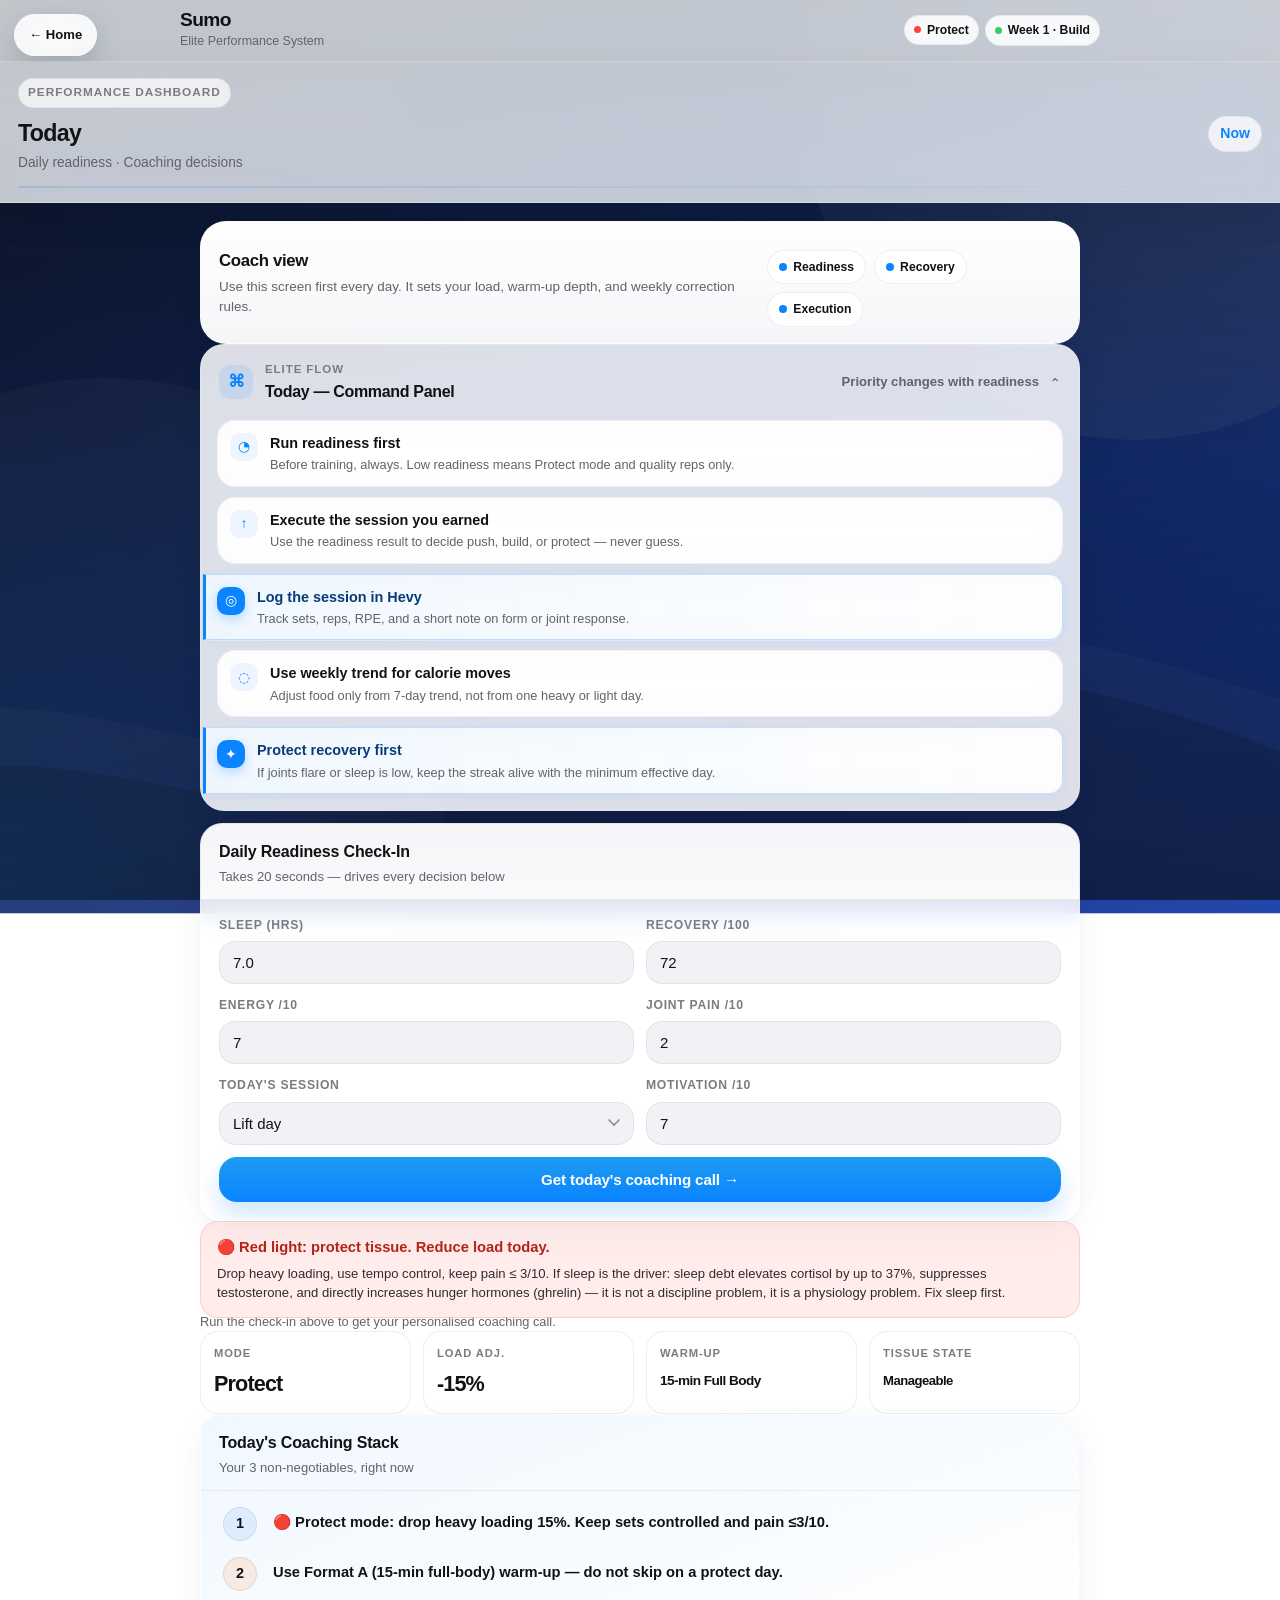
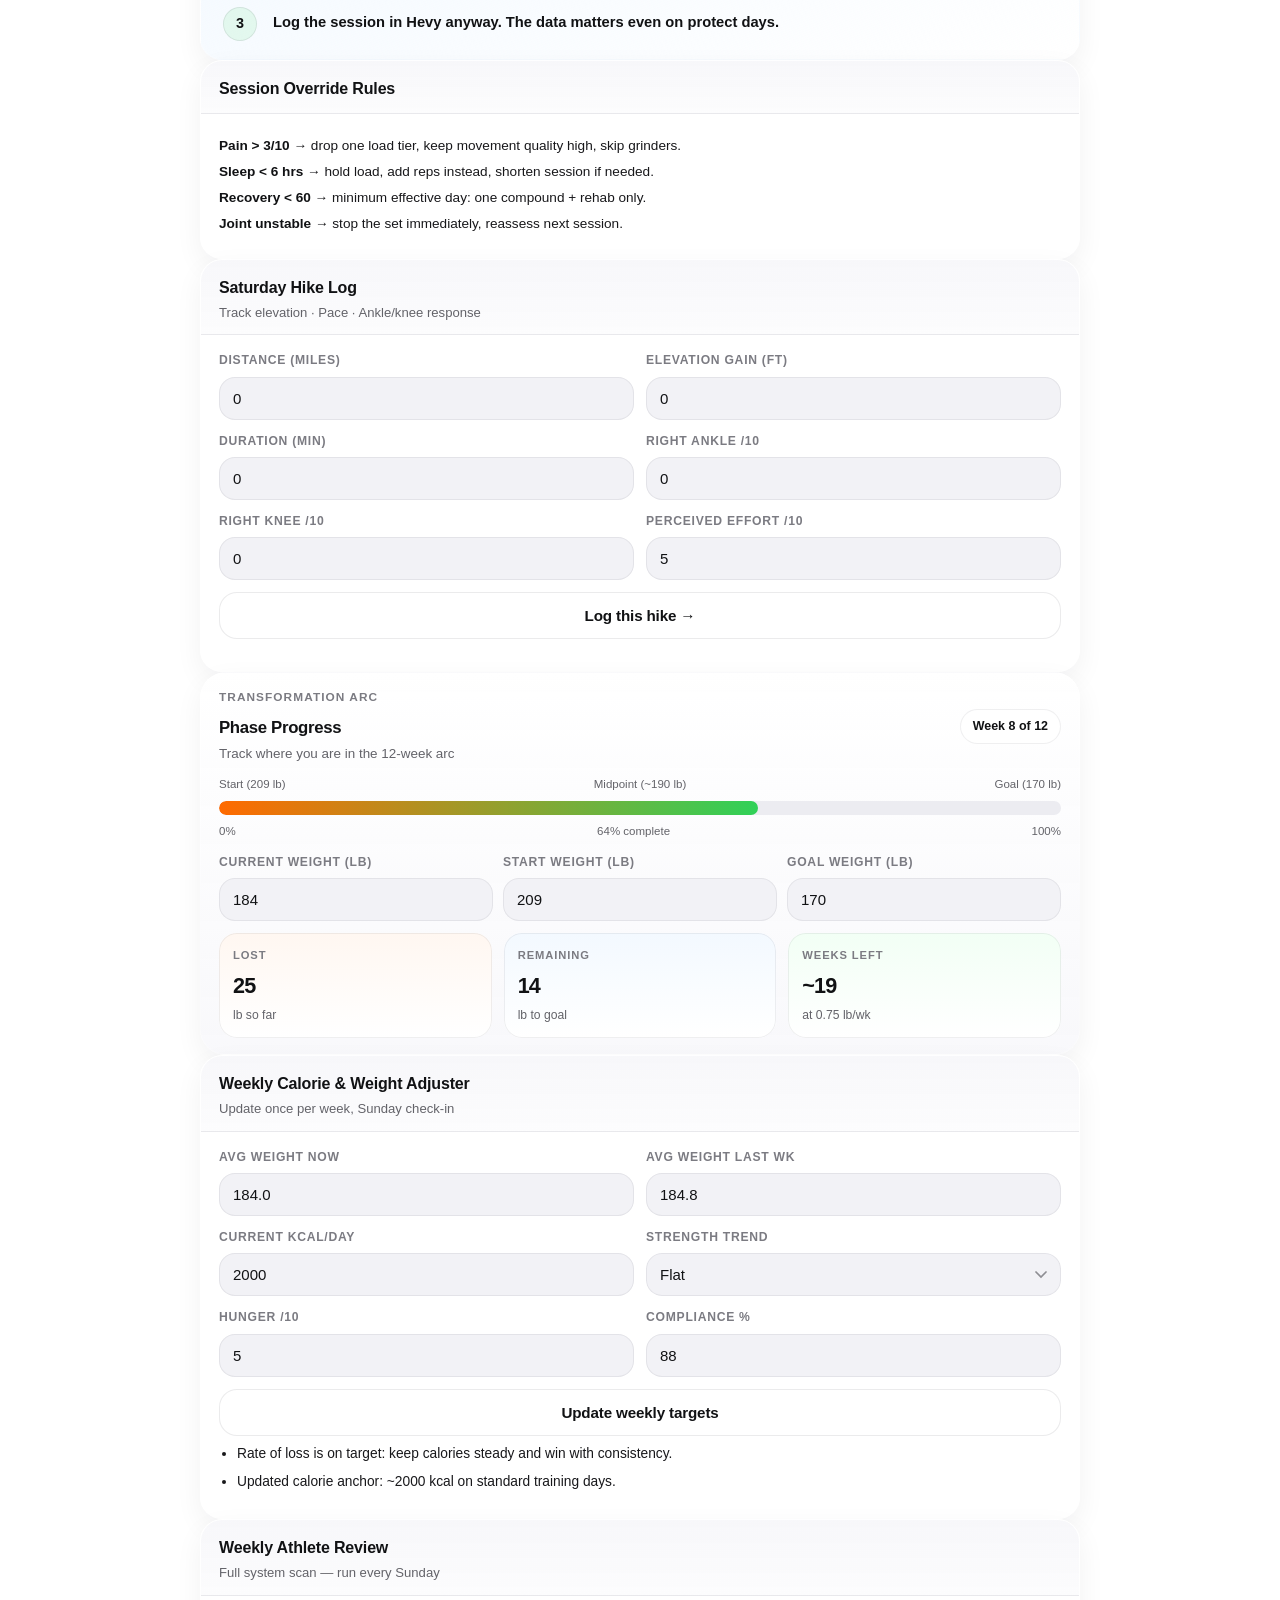
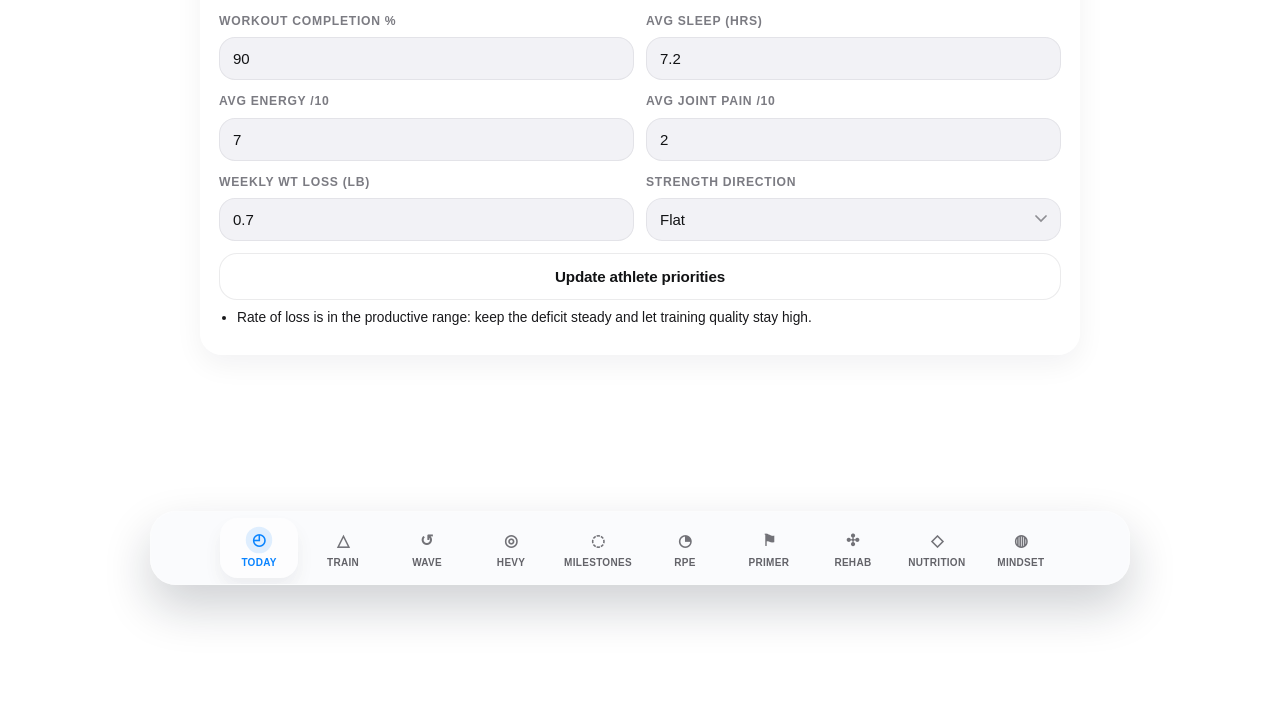
<file: sumo.html>
<!DOCTYPE html>

<html lang="en">
<head>
<meta charset="utf-8"/>
<meta content="width=device-width, initial-scale=1, viewport-fit=cover" name="viewport"/>
<meta content="yes" name="apple-mobile-web-app-capable"/>
<meta content="#DADAE1" name="theme-color"/>
<title>Sumo — Elite Performance System</title>

<link href="assets/style.css" rel="stylesheet"/></head>
<body class="sumo-app">
<div class="global-sumo-header">
<a class="home-chip" href="index.html" aria-label="Back to home">← Home</a>
<div class="global-sumo-shell">
<div class="global-sumo-brand">
<div class="global-sumo-name">Sumo</div>
<div class="global-sumo-sub">Elite Performance System</div>
</div>
<div class="global-sumo-pills">
<span class="global-sumo-pill"><span class="global-sumo-dot" id="globalModeDot"></span><span id="globalModeText">Build</span></span>
<span class="global-sumo-pill"><span class="global-sumo-dot green"></span><span id="globalWaveText">Week 1 · Build</span></span>
</div>
</div>
</div>
<!-- PAGE: TODAY -->
<div class="page active" id="page-today">
<div class="page-header compact">
<div class="section-kicker">Performance dashboard</div>
<div class="page-title-wrap"><div><div class="page-title">Today</div><div class="page-sub">Daily readiness · Coaching decisions</div></div><div class="header-badge">Now</div></div>
</div>
<div class="page-body">
<div class="hero-panel">
<div class="hero-copy"><div class="hero-title">Coach view</div><p class="hero-sub">Use this screen first every day. It sets your load, warm-up depth, and weekly correction rules.</p></div>
<div class="hero-meta"><span class="metric-pill"><span class="metric-dot"></span> Readiness</span><span class="metric-pill"><span class="metric-dot"></span> Recovery</span><span class="metric-pill"><span class="metric-dot"></span> Execution</span></div>
</div>
<details class="command-card" open="">
<summary class="command-summary">
<div class="command-summary-main">
<div class="command-icon">⌘</div>
<div class="command-text">
<div class="command-kicker">Elite flow</div>
<div class="command-title">Today — Command Panel</div>
</div>
</div>
<div style="display:flex;align-items:center;gap:10px"><div class="command-state">Run top to bottom</div><div class="command-chevron">⌄</div></div>
</summary>
<div class="command-body"><div class="command-list">
<div class="command-item" id="cmd-today-1"><div class="item-icon">◔</div><div class="item-copy"><div class="item-title">Run readiness first</div><div class="item-note">Before training, always. Low readiness means Protect mode and quality reps only.</div></div></div>
<div class="command-item" id="cmd-today-2"><div class="item-icon">↑</div><div class="item-copy"><div class="item-title">Execute the session you earned</div><div class="item-note">Use the readiness result to decide push, build, or protect — never guess.</div></div></div>
<div class="command-item" id="cmd-today-3"><div class="item-icon">◎</div><div class="item-copy"><div class="item-title">Log the session in Hevy</div><div class="item-note">Track sets, reps, RPE, and a short note on form or joint response.</div></div></div>
<div class="command-item" id="cmd-today-4"><div class="item-icon">◌</div><div class="item-copy"><div class="item-title">Use weekly trend for calorie moves</div><div class="item-note">Adjust food only from 7-day trend, not from one heavy or light day.</div></div></div>
<div class="command-item" id="cmd-today-5"><div class="item-icon">✦</div><div class="item-copy"><div class="item-title">Protect recovery first</div><div class="item-note">If joints flare or sleep is low, keep the streak alive with the minimum effective day.</div></div></div>
</div></div>
</details>
<!-- READINESS INPUTS -->
<div class="card">
<div class="card-header"><div class="card-title">Daily Readiness Check-In</div><div class="card-sub">Takes 20 seconds — drives every decision below</div></div>
<div class="card-body">
<div class="form-grid">
<div class="field"><label>Sleep (hrs)</label><input id="sleepHours" max="12" min="0" step="0.5" type="number" value="7.0"/></div>
<div class="field"><label>Recovery /100</label><input id="recoveryScore" max="100" min="0" step="1" type="number" value="72"/></div>
<div class="field"><label>Energy /10</label><input id="energyLevel" max="10" min="1" step="1" type="number" value="7"/></div>
<div class="field"><label>Joint Pain /10</label><input id="jointPain" max="10" min="0" step="1" type="number" value="2"/></div>
<div class="field"><label>Today's Session</label>
<select id="sessionType">
<option value="lift">Lift day</option>
<option value="hike">Hike day</option>
<option value="recovery">Recovery day</option>
</select>
</div>
<div class="field"><label>Motivation /10</label><input id="motivationLevel" max="10" min="1" step="1" type="number" value="7"/></div>
</div>
<div style="margin-top:12px">
<button class="btn" id="runReadiness" onclick="runReadiness()">Get today's coaching call →</button>
</div>
</div>
</div>
<!-- RESULT BANNER -->
<div class="banner green" id="decisionBanner">Green light: push the planned session as written.</div>
<p class="small" id="decisionText" style="margin:-6px 0 0">Run the check-in above to get your personalised coaching call.</p>
<!-- STAT CARDS -->
<div class="stat-grid" style="grid-template-columns:repeat(4,1fr)">
<div class="stat"><div class="label">Mode</div><div class="val" id="modeOut">Build</div></div>
<div class="stat"><div class="label">Load adj.</div><div class="val" id="loadOut">0%</div></div>
<div class="stat"><div class="label">Warm-up</div><div class="val" id="warmupOut" style="font-size:.85rem;padding-top:3px">Rotation</div></div>
<div class="stat"><div class="label">Tissue state</div><div class="val" id="tissueFatigueOut" style="font-size:.82rem;padding-top:3px">—</div></div>
</div>
<!-- COACHING STACK SUMMARY -->
<div class="card" style="background:linear-gradient(160deg,rgba(10,132,255,0.06),rgba(255,255,255,0.98))">
<div class="card-header" style="background:transparent"><div class="card-title">Today's Coaching Stack</div><div class="card-sub">Your 3 non-negotiables, right now</div></div>
<div class="card-body" style="font-size:.85rem">
<div id="coachingStack">
<div class="tl">
<div class="tl-item">
<div class="tl-left"><div class="tl-dot" style="background:var(--blue-d);border-color:var(--blue-b);font-size:.9rem">1</div></div>
<div class="tl-content"><div class="tl-title" id="stack1">Run readiness check-in above first.</div></div>
</div>
<div class="tl-item">
<div class="tl-left"><div class="tl-dot" style="background:var(--orange-d);border-color:var(--orange-b);font-size:.9rem">2</div></div>
<div class="tl-content"><div class="tl-title" id="stack2">Complete today's rehab warm-up before touching a barbell.</div></div>
</div>
<div class="tl-item">
<div class="tl-left"><div class="tl-dot" style="background:var(--green-d);border-color:var(--green-b);font-size:.9rem">3</div></div>
<div class="tl-content"><div class="tl-title" id="stack3">Log every set in Hevy. Use the Hevy tab after to decide next session.</div></div>
</div>
</div>
</div>
</div>
</div>
<!-- COACHING NOTES -->
<div class="card">
<div class="card-header"><div class="card-title">Session Override Rules</div></div>
<div class="card-body" style="font-size:.85rem">
<p><strong>Pain &gt; 3/10</strong> → drop one load tier, keep movement quality high, skip grinders.</p>
<p><strong>Sleep &lt; 6 hrs</strong> → hold load, add reps instead, shorten session if needed.</p>
<p><strong>Recovery &lt; 60</strong> → minimum effective day: one compound + rehab only.</p>
<p><strong>Joint unstable</strong> → stop the set immediately, reassess next session.</p>
</div>
</div>
<!-- HIKE TRACKER -->
<div class="card">
<div class="card-header"><div class="card-title">Saturday Hike Log</div><div class="card-sub">Track elevation · Pace · Ankle/knee response</div></div>
<div class="card-body">
<div class="form-grid">
<div class="field"><label>Distance (miles)</label><input id="hikeDist" max="30" min="0" step="0.1" type="number" value="0"/></div>
<div class="field"><label>Elevation gain (ft)</label><input id="hikeEle" max="5000" min="0" step="10" type="number" value="0"/></div>
<div class="field"><label>Duration (min)</label><input id="hikeDur" max="480" min="0" step="5" type="number" value="0"/></div>
<div class="field"><label>Right ankle /10</label><input id="hikeAnkle" max="10" min="0" step="1" type="number" value="0"/></div>
<div class="field"><label>Right knee /10</label><input id="hikeKnee" max="10" min="0" step="1" type="number" value="0"/></div>
<div class="field"><label>Perceived effort /10</label><input id="hikeEffort" max="10" min="1" step="1" type="number" value="5"/></div>
</div>
<div style="margin-top:12px"><button class="btn secondary" onclick="logHike()">Log this hike →</button></div>
<div id="hikeResult" style="margin-top:10px"></div>
<div id="hikeHistory" style="margin-top:10px"></div>
</div>
</div>
<!-- PHASE PROGRESS -->
<div class="hero-panel" style="flex-direction:column;align-items:stretch;gap:12px">
<div style="display:flex;justify-content:space-between;align-items:center">
<div>
<div class="hero-eyebrow">Transformation Arc</div>
<div class="hero-title">Phase Progress</div>
<div class="hero-sub">Track where you are in the 12-week arc</div>
</div>
<div class="train-badge" id="phaseProgressBadge">Week —</div>
</div>
<div>
<div style="display:flex;justify-content:space-between;font-size:.72rem;color:var(--muted);margin-bottom:6px">
<span>Start (209 lb)</span><span>Midpoint (~190 lb)</span><span>Goal (170 lb)</span>
</div>
<div class="bar-shell" style="height:14px">
<div class="bar-fill" id="transformBarFill" style="width:0%;background:linear-gradient(90deg,var(--orange),var(--green))"></div>
</div>
<div style="display:flex;justify-content:space-between;font-size:.72rem;color:var(--muted);margin-top:4px">
<span>0%</span><span id="transformPct">—</span><span>100%</span>
</div>
</div>
<div class="form-grid" style="grid-template-columns:1fr 1fr 1fr;gap:10px">
<div class="field"><label>Current weight (lb)</label><input id="progressWeight" max="250" min="150" oninput="updatePhaseProgress()" step="0.5" type="number" value="184"/></div>
<div class="field"><label>Start weight (lb)</label><input id="progressStart" max="250" min="150" oninput="updatePhaseProgress()" step="0.5" type="number" value="209"/></div>
<div class="field"><label>Goal weight (lb)</label><input id="progressGoal" max="220" min="130" oninput="updatePhaseProgress()" step="0.5" type="number" value="170"/></div>
</div>
<div class="stat-grid g3">
<div class="stat orange"><div class="label">Lost</div><div class="val" id="progressLost">—</div><div class="note">lb so far</div></div>
<div class="stat blue"><div class="label">Remaining</div><div class="val" id="progressRemaining">—</div><div class="note">lb to goal</div></div>
<div class="stat green"><div class="label">Weeks left</div><div class="val" id="progressWeeks">—</div><div class="note">at 0.75 lb/wk</div></div>
</div>
</div>
<!-- WEEKLY CHECK-IN -->
<div class="card">
<div class="card-header"><div class="card-title">Weekly Calorie &amp; Weight Adjuster</div><div class="card-sub">Update once per week, Sunday check-in</div></div>
<div class="card-body">
<div class="form-grid">
<div class="field"><label>Avg weight now</label><input id="avgWeightNow" max="250" min="150" step="0.1" type="number" value="184.0"/></div>
<div class="field"><label>Avg weight last wk</label><input id="avgWeightPrev" max="250" min="150" step="0.1" type="number" value="184.8"/></div>
<div class="field"><label>Current kcal/day</label><input id="currentCalories" max="3500" min="1200" step="25" type="number" value="2000"/></div>
<div class="field"><label>Strength trend</label>
<select id="strengthTrend"><option value="up">Up</option><option selected="" value="flat">Flat</option><option value="down">Down</option></select>
</div>
<div class="field"><label>Hunger /10</label><input id="hungerLevel" max="10" min="1" step="1" type="number" value="5"/></div>
<div class="field"><label>Compliance %</label><input id="complianceLevel" max="100" min="0" step="1" type="number" value="88"/></div>
</div>
<div style="margin-top:12px"><button class="btn secondary" onclick="runWeekly()">Update weekly targets</button></div>
<ul class="priority-list mt" id="weeklyList">
<li>Stay near 2,000 kcal on lift days and hold protein at 160–175g.</li>
</ul>
</div>
</div>
<!-- WEEKLY ATHLETE REVIEW -->
<div class="card">
<div class="card-header"><div class="card-title">Weekly Athlete Review</div><div class="card-sub">Full system scan — run every Sunday</div></div>
<div class="card-body">
<div class="form-grid">
<div class="field"><label>Workout completion %</label><input id="weeklyCompletion" max="100" min="0" step="1" type="number" value="90"/></div>
<div class="field"><label>Avg sleep (hrs)</label><input id="weeklySleep" max="12" min="0" step="0.1" type="number" value="7.2"/></div>
<div class="field"><label>Avg energy /10</label><input id="weeklyEnergy" max="10" min="1" step="1" type="number" value="7"/></div>
<div class="field"><label>Avg joint pain /10</label><input id="weeklyPain" max="10" min="0" step="1" type="number" value="2"/></div>
<div class="field"><label>Weekly wt loss (lb)</label><input id="weeklyLoss" max="5" min="-5" step="0.1" type="number" value="0.7"/></div>
<div class="field"><label>Strength direction</label>
<select id="weeklyStrength"><option value="up">Up</option><option selected="" value="flat">Flat</option><option value="down">Down</option></select>
</div>
</div>
<div style="margin-top:12px"><button class="btn secondary" onclick="runAthleteReview()">Update athlete priorities</button></div>
<ul class="priority-list mt" id="athletePriorityList"><li>Run the weekly review above.</li></ul>
</div>
</div>
</div>
</div>
<!-- PAGE: TRAIN -->
<div class="page" id="page-train">
<div class="page-header compact">
<div class="section-kicker">Training system</div>
<div class="page-title-wrap"><div><div class="page-title">Training</div><div class="page-sub">7-day schedule · Load strategy · Progression</div></div><div class="header-badge">7D</div></div>
</div>
<div class="page-body">
<div class="hero-panel">
<div class="hero-copy"><div class="hero-title">Plan like a high-performance app</div><p class="hero-sub">Open the day, see the key lift cues instantly, then use Hevy only after the session to decide the next progression move.</p></div>
<div class="hero-meta"><span class="metric-pill"><span class="metric-dot"></span> Day flow</span><span class="metric-pill"><span class="metric-dot"></span> Primer</span><span class="metric-pill"><span class="metric-dot"></span> Hevy</span></div>
</div>
<div class="train-cockpit">
<div class="train-focus-card">
<div class="train-focus-top">
<div>
<div class="train-focus-kicker">Lift view</div>
<h3 class="train-focus-title" id="trainSelectedDay">Monday Push</h3>
<p class="train-focus-note" id="trainSelectedNote">Shoulder-safe pressing with upper chest and triceps priority. Start here, then open the exercise cards below.</p>
</div>
<div class="train-badge" id="trainSelectedBadge">~65 min · Main lift first</div>
</div>
<div class="train-snapshot">
<div class="snap"><div class="snap-label">Primary focus</div><div class="snap-value" id="trainFocusOut">Upper chest + triceps</div></div>
<div class="snap"><div class="snap-label">Progression rule</div><div class="snap-value" id="trainProgressOut">Top set earns the next change</div></div>
<div class="snap"><div class="snap-label">Warm-up / primer</div><div class="snap-value" id="trainPrimerOut">Shoulder day + push primer</div></div>
<div class="snap"><div class="snap-label">Special watchout</div><div class="snap-value" id="trainWatchOut">Left shoulder quiet, clean lockout</div></div>
</div>
</div>
<div class="train-quick-actions">
<div class="quick-action-grid">
<button class="quick-action" onclick="goTrainTool('primer')" type="button"><span class="quick-ic">⚑</span><span class="quick-copy"><strong>Primer</strong><span>Open the exact switch-on sequence before lifting.</span></span></button>
<button class="quick-action" onclick="goTrainTool('wave')" type="button"><span class="quick-ic">↺</span><span class="quick-copy"><strong>Wave</strong><span>Check whether this week is build, push, peak, or deload.</span></span></button>
<button class="quick-action" onclick="goTrainTool('hevy')" type="button"><span class="quick-ic">◎</span><span class="quick-copy"><strong>Hevy</strong><span>Use after the workout to decide reps vs load next time.</span></span></button>
<button class="quick-action" onclick="goTrainTool('rpe')" type="button"><span class="quick-ic">◔</span><span class="quick-copy"><strong>RPE</strong><span>Quick reminder of the effort ceiling for the day.</span></span></button>
</div>
<div class="info"><strong>Best flow:</strong> choose the day → review the 4 cues above → lift → log in Hevy → use the Hevy tab only after the session.</div>
</div>
</div>
<details class="command-card" open="">
<summary class="command-summary">
<div class="command-summary-main">
<div class="command-icon">▣</div>
<div class="command-text">
<div class="command-kicker">Execution rules</div>
<div class="command-title">Training — Command Panel</div>
</div>
</div>
<div style="display:flex;align-items:center;gap:10px"><div class="command-state">Wave + Hevy decide progression</div><div class="command-chevron">⌄</div></div>
</summary>
<div class="command-body"><div class="command-list">
<div class="command-item" id="cmd-train-1"><div class="item-icon">↗</div><div class="item-copy"><div class="item-title">Follow the phase wave</div><div class="item-note">Week dictates the ceiling: build, push, peak, or deload.</div></div></div>
<div class="command-item" id="cmd-train-2"><div class="item-icon">◉</div><div class="item-copy"><div class="item-title">Top set earns the change</div><div class="item-note">Push compounds to the target RPE, then let clean reps decide the next jump.</div></div></div>
<div class="command-item" id="cmd-train-3"><div class="item-icon">≈</div><div class="item-copy"><div class="item-title">Back-off sets build the muscle</div><div class="item-note">Drop 10–15% and chase tempo, tension, and stable positions.</div></div></div>
<div class="command-item" id="cmd-train-4"><div class="item-icon">⊕</div><div class="item-copy"><div class="item-title">Right side gets priority</div><div class="item-note">Start unilateral work on the right and add a little more control or volume there.</div></div></div>
<div class="command-item" id="cmd-train-5"><div class="item-icon">◇</div><div class="item-copy"><div class="item-title">If form breaks, it does not count</div><div class="item-note">Never buy progression with ugly reps, joint drift, or rushed eccentrics.</div></div></div>
</div></div>
</details>
<!-- DAY SELECTOR -->
<div class="card">
<div class="card-body day-scroll-wrap">
<div class="day-scroll-head">
<div>
<div class="day-scroll-title">Choose today’s session</div>
<div class="day-scroll-sub">Open one day at a time so the page only shows the session you need right now.</div>
</div>
<div class="day-scroll-meta">
<span class="day-scroll-chip" id="trainDayCount">7-day split</span>
<span class="day-scroll-chip">Tap a day to switch</span>
</div>
</div>
<div class="day-scroll" id="dayScroll">
<button class="day-btn active" onclick="showDay('d1',this)">Mon Push</button>
<button class="day-btn" onclick="showDay('d2',this)">Tue Pull</button>
<button class="day-btn" onclick="showDay('d3',this)">Wed Recovery</button>
<button class="day-btn" onclick="showDay('d4',this)">Thu Legs</button>
<button class="day-btn" onclick="showDay('d5',this)">Fri Upper</button>
<button class="day-btn" onclick="showDay('d6',this)">Sat Hike</button>
<button class="day-btn" onclick="showDay('d7',this)">Sun Rest</button>
</div>
</div>
</div>
<!-- LOAD KEY -->
<div class="pill-row">
<span class="load-badge load-heavy">Heavy</span>
<span class="load-badge load-moderate">Moderate</span>
<span class="load-badge load-light">Light</span>
<span class="load-badge load-rehab">Rehab</span>
<span class="small" style="align-self:center">— tap any exercise to expand</span>
</div>
<!-- DAY PANELS -->
<div id="d1">
<div class="info"><strong>Monday Push</strong> — Neural primer sets on bench + shoulder press. Left shoulder monitored every set. Post-session: 12–15 min Zone 2.</div>
<div id="d1-exercises"></div>
</div>
<div id="d2" style="display:none">
<div class="info"><strong>Tuesday Pull</strong> — Neural primers on pull-ups + rows. Lumbar-protective positions throughout. Aggressive arm volume for muscle memory.</div>
<div id="d2-exercises"></div>
</div>
<div id="d3" style="display:none">
<div class="good-box"><strong>Wednesday Active Recovery</strong><br/>10–20 min Zone 2 walk/row below 120 bpm. Recovery flow: ankle alphabets → clamshells → slow step-downs → single-leg balance → band pull-aparts → calf stretch → hamstring stretch. Finish with hip flexor + piriformis stretch. This day is not optional — it enables Thursday's leg session.</div>
<div id="d3-exercises"></div>
</div>
<div id="d4" style="display:none">
<div class="info"><strong>Thursday Legs</strong> — Neural primers on RDL. Right side starts every unilateral movement. Right calf gets 1 extra set when pain ≤ 3/10.</div>
<div id="d4-exercises"></div>
</div>
<div id="d5" style="display:none">
<div class="info"><strong>Friday Upper Hypertrophy</strong> — Shape day, not strength day. Higher reps, quality contractions, arm and shoulder aesthetics. Post-session: Zone 2 + full meal before Saturday hike.</div>
<div id="d5-exercises"></div>
</div>
<div id="d6" style="display:none">
<div class="info" style="background:rgba(74,222,128,.08);border-color:rgba(74,222,128,.24)">🥾 <strong>Saturday Hike + Arms</strong> — Hike is the primary stimulus. Arm work follows 1–2 hrs after the hike. Pre-hike: 8 min ankle warm-up. Fuel: +300–400 kcal extra today.</div>
<div id="d6-exercises"></div>
</div>
<div id="d7" style="display:none">
<div class="good-box"><strong>Sunday Full Rest</strong><br/>Complete rest or 15–25 min gentle walk if fatigue is low. Assess right ankle stiffness, right calf soreness, knee state, and low back heading into Monday. Sleep target: 7.5–9 hrs. Recovery protein maintained — reduced carbs only.</div>
</div>
</div>
</div>
<!-- PAGE: REHAB -->
<!-- PAGE: REHAB -->
<div class="page" id="page-rehab">
<div class="page-header compact">
<div class="section-kicker">Joint care</div>
<div class="page-title-wrap"><div><div class="page-title">Rehab &amp; Warm-Up</div><div class="page-sub">Right ankle · Right knee · Left shoulder</div></div><div class="header-badge">3</div></div>
</div>
<div class="page-body">
<div class="hero-panel">
<div class="hero-copy"><div class="hero-title">Joint-first prep</div><p class="hero-sub">Choose the fast full-body block or the deeper single-site rotation based on time and tissue status.</p></div>
<div class="hero-meta"><span class="metric-pill"><span class="metric-dot"></span> Ankle</span><span class="metric-pill"><span class="metric-dot"></span> Knee</span><span class="metric-pill"><span class="metric-dot"></span> Shoulder</span></div>
</div>
<!-- ASYMMETRY MONITOR -->
<div class="card" style="border-left:3px solid var(--orange)">
<div class="card-header"><div class="card-title">Right-Side Asymmetry Monitor<span class="card-new-badge">New</span></div><div class="card-sub">Track bilaterally — catch regression before it becomes injury</div></div>
<div class="card-body">
<div class="info" style="margin-bottom:12px;font-size:.84rem"><strong>Rule:</strong> Any bilateral difference &gt;15% on strength, &gt;10% on ROM, or a pain differential of &gt;2 points triggers a load reduction on the right side until parity is restored.</div>
<div class="form-grid">
<div class="field"><label>Right calf raise reps</label><input id="asymRCalfR" max="50" min="0" step="1" type="number" value="0"/></div>
<div class="field"><label>Left calf raise reps</label><input id="asymLCalfR" max="50" min="0" step="1" type="number" value="0"/></div>
<div class="field"><label>Right single-leg balance (sec)</label><input id="asymRBalance" max="120" min="0" step="1" type="number" value="0"/></div>
<div class="field"><label>Left single-leg balance (sec)</label><input id="asymLBalance" max="120" min="0" step="1" type="number" value="0"/></div>
<div class="field"><label>Right step-up reps</label><input id="asymRStepUp" max="30" min="0" step="1" type="number" value="0"/></div>
<div class="field"><label>Left step-up reps</label><input id="asymLStepUp" max="30" min="0" step="1" type="number" value="0"/></div>
<div class="field"><label>Right ankle pain /10</label><input id="asymRAnkle" max="10" min="0" step="1" type="number" value="0"/></div>
<div class="field"><label>Left ankle pain /10</label><input id="asymLAnkle" max="10" min="0" step="1" type="number" value="0"/></div>
</div>
<div style="margin-top:12px"><button class="btn secondary" onclick="runAsymmetry()">Analyze asymmetry →</button></div>
<div id="asymmetryResult" style="margin-top:10px"></div>
</div>
</div>
<div class="danger-box"><strong>Non-negotiable:</strong> This runs before every lifting session. Choose Format A (15-min full-body) or Format B (single-site rotation, recommended default).</div>
<details class="command-card" open="">
<summary class="command-summary">
<div class="command-summary-main">
<div class="command-icon">△</div>
<div class="command-text">
<div class="command-kicker">Structural rules</div>
<div class="command-title">Rehab — Command Panel</div>
</div>
</div>
<div style="display:flex;align-items:center;gap:10px"><div class="command-state">Rotation usually wins</div><div class="command-chevron">⌄</div></div>
</summary>
<div class="command-body"><div class="command-list">
<div class="command-item" id="cmd-rehab-1"><div class="item-icon">△</div><div class="item-copy"><div class="item-title">Use rotation as the default</div><div class="item-note">Single-site work is the main route for long-term ankle, knee, and shoulder resilience.</div></div></div>
<div class="command-item" id="cmd-rehab-2"><div class="item-icon">□</div><div class="item-copy"><div class="item-title">Use full-body only when time is tight</div><div class="item-note">Travel, poor sleep, or deload weeks get the 15-minute maintenance block.</div></div></div>
<div class="command-item" id="cmd-rehab-3"><div class="item-icon">∿</div><div class="item-copy"><div class="item-title">Tempo before load</div><div class="item-note">Slow eccentrics and holds beat heavier weight for tendon remodeling.</div></div></div>
<div class="command-item" id="cmd-rehab-4"><div class="item-icon">!</div><div class="item-copy"><div class="item-title">Pain above 3 changes the plan</div><div class="item-note">Modify range, drop load, or switch format the moment tissue quality drops.</div></div></div>
<div class="command-item" id="cmd-rehab-5"><div class="item-icon">○</div><div class="item-copy"><div class="item-title">Build bulletproof tissue, not quick relief</div><div class="item-note">This page exists to make the next 12 months stronger, not just today easier.</div></div></div>
</div></div>
</details>
<!-- FORMAT TOGGLE -->
<div class="segmented">
<button class="segment-btn active" id="fmtA-btn" onclick="showFormat('A')">Format A — 15 min full-body</button>
<button class="segment-btn" id="fmtB-btn" onclick="showFormat('B')">Format B — Single site</button>
</div>
<!-- FORMAT A -->
<div id="fmtA">
<div class="info">Use on busy days, travel, deloads, or poor-sleep days. Covers all 3 sites in one compact block.</div>
<div class="card">
<div id="fmtA-content"></div>
</div>
</div>
<!-- FORMAT B -->
<div id="fmtB" style="display:none">
<div class="info">Recommended default. One injury area per session gets deeper focused volume — better for long-term tendon remodeling and tissue strength.</div>
<div class="day-scroll">
<button class="day-btn active" onclick="showSite('ankle',this)">Ankle</button>
<button class="day-btn" onclick="showSite('knee',this)">Knee</button>
<button class="day-btn" onclick="showSite('shoulder',this)">Shoulder</button>
</div>
<div id="site-ankle"></div>
<div id="site-knee" style="display:none"></div>
<div id="site-shoulder" style="display:none"></div>
<div class="card" style="margin-top:4px">
<div class="card-header"><div class="card-title">Weekly Rotation</div></div>
<div class="card-body" style="font-size:.84rem">
<div class="ex-row"><span class="key">Monday Push</span><span class="v">Shoulder Day</span></div>
<div class="ex-row"><span class="key">Tuesday Pull</span><span class="v">Ankle Day</span></div>
<div class="ex-row"><span class="key">Thursday Legs</span><span class="v">Knee Day</span></div>
<div class="ex-row"><span class="key">Friday Upper</span><span class="v">Shoulder or 15-min Full-Body</span></div>
<div class="ex-row"><span class="key">Saturday Hike</span><span class="v">Ankle + 1 set clamshells</span></div>
</div>
</div>
</div>
<div class="card">
<div class="card-header"><div class="card-title">Primer moved out</div><div class="card-sub">Rehab page now stays focused on tissue prep and warm-up format</div></div>
<div class="card-body" style="font-size:.84rem">
<div class="pill-row"><span class="pill purple">Primer</span></div>
<p>The Neural Primer Protocol now lives in its own tab so this page can stay centered on ankle, knee, and shoulder prep only.</p>
</div>
</div>
</div>
</div>
<!-- PAGE: NUTRITION -->
<!-- PAGE: NUTRITION -->
<div class="page" id="page-nutrition">
<div class="page-header compact">
<div class="section-kicker">Fueling</div>
<div class="page-title-wrap"><div><div class="page-title">Nutrition</div><div class="page-sub">Macros · Meal timing · Supplements</div></div><div class="header-badge">Plan</div></div>
</div>
<div class="page-body">
<div class="hero-panel">
<div class="hero-copy"><div class="hero-title">Fuel for performance and the cut</div><p class="hero-sub">Keep protein high, carbs targeted, and recovery meals simple enough to repeat.</p></div>
<div class="hero-meta"><span class="metric-pill"><span class="metric-dot"></span> Protein</span><span class="metric-pill"><span class="metric-dot"></span> Timing</span><span class="metric-pill"><span class="metric-dot"></span> Recovery</span></div>
</div>
<details class="command-card" open="">
<summary class="command-summary">
<div class="command-summary-main">
<div class="command-icon">◍</div>
<div class="command-text">
<div class="command-kicker">Fuel rules</div>
<div class="command-title">Nutrition — Command Panel</div>
</div>
</div>
<div style="display:flex;align-items:center;gap:10px"><div class="command-state">Trend, protein, adherence</div><div class="command-chevron">⌄</div></div>
</summary>
<div class="command-body"><div class="command-list">
<div class="command-item" id="cmd-nutrition-1"><div class="item-icon">◍</div><div class="item-copy"><div class="item-title">Protein is the anchor</div><div class="item-note">Hit 160–175g every day before you think about cutting anything else.</div></div></div>
<div class="command-item" id="cmd-nutrition-2"><div class="item-icon">↔</div><div class="item-copy"><div class="item-title">Adjust calories only on trend</div><div class="item-note">Use the weekly average, never one noisy weigh-in.</div></div></div>
<div class="command-item" id="cmd-nutrition-3"><div class="item-icon">⚡</div><div class="item-copy"><div class="item-title">Protect performance with carbs</div><div class="item-note">If strength or recovery slips, place carbs around training before cutting harder.</div></div></div>
<div class="command-item" id="cmd-nutrition-4"><div class="item-icon">⋯</div><div class="item-copy"><div class="item-title">Keep meals boring enough to repeat</div><div class="item-note">Simple repeatable meals beat perfect meals you cannot sustain.</div></div></div>
<div class="command-item" id="cmd-nutrition-5"><div class="item-icon">✓</div><div class="item-copy"><div class="item-title">Adherence wins the phase</div><div class="item-note">A consistent 90% week beats a perfect 2-day sprint every time.</div></div></div>
</div></div>
</details>
<!-- MACRO TARGETS -->
<div class="stat-grid" style="grid-template-columns:1fr 1fr 1fr">
<div class="stat orange"><div class="label">Lift days</div><div class="val">2,000</div><div class="note">kcal · ~500 deficit</div></div>
<div class="stat blue"><div class="label">Rest days</div><div class="val">1,750</div><div class="note">kcal · same protein</div></div>
<div class="stat green"><div class="label">Hike day</div><div class="val">2,300</div><div class="note">kcal · extra carbs</div></div>
</div>
<div class="card">
<div class="card-header"><div class="card-title">Daily Macro Targets</div></div>
<div class="card-body" style="font-size:.85rem">
<div class="ex-row"><span class="key">Protein</span><span class="v">160–175g (0.9–1.0g/lb)</span></div>
<div class="ex-row"><span class="key">Carbs (lift day)</span><span class="v">175–200g</span></div>
<div class="ex-row"><span class="key">Fat</span><span class="v">55–65g</span></div>
<div class="ex-row"><span class="key">Leucine per meal</span><span class="v">≥ 2.5g (trigger MPS)</span></div>
</div>
</div>
<!-- TDEE CALCULATOR -->
<div class="card">
<div class="card-header"><div class="card-title">Body Composition Calculator<span class="card-new-badge">New</span></div><div class="card-sub">Personalized TDEE · Macro targets · Deficit depth</div></div>
<div class="card-body">
<div class="form-grid">
<div class="field"><label>Current Weight (lb)</label><input id="tdeeWeight" max="400" min="100" step="0.5" type="number" value="184"/></div>
<div class="field"><label>Height (in)</label><input id="tdeeHeight" max="84" min="60" step="0.5" type="number" value="69"/></div>
<div class="field"><label>Age</label><input id="tdeeAge" max="80" min="18" step="1" type="number" value="35"/></div>
<div class="field"><label>Activity Level</label>
<select id="tdeeActivity">
<option value="1.375">Lightly Active (1–2 days/wk)</option>
<option selected="" value="1.55">Moderately Active (3–5 days/wk)</option>
<option value="1.725">Very Active (6–7 days/wk)</option>
</select>
</div>
<div class="field"><label>Goal Phase</label>
<select id="tdeeGoal">
<option selected="" value="cut">Cut (500 kcal deficit)</option>
<option value="maintain">Maintain</option>
<option value="build">Lean Build (+200 kcal)</option>
</select>
</div>
<div class="field"><label>Body Fat % (estimate)</label><input id="tdeeBF" max="50" min="5" step="0.5" type="number" value="22"/></div>
</div>
<div style="margin-top:12px"><button class="btn secondary" onclick="calcTDEE()">Calculate my targets →</button></div>
<div class="stat-grid" style="margin-top:10px;grid-template-columns:repeat(3,1fr)">
<div class="stat blue"><div class="label">TDEE</div><div class="val" id="tdeeOut">—</div><div class="note">kcal maintenance</div></div>
<div class="stat orange"><div class="label">Target kcal</div><div class="val" id="tdeeTarget">—</div><div class="note">per training day</div></div>
<div class="stat green"><div class="label">Lean Mass</div><div class="val" id="tdeeLBM">—</div><div class="note">lb to protect</div></div>
</div>
<div class="stat-grid" style="margin-top:10px">
<div class="stat"><div class="label">Protein floor</div><div class="val" id="tdeeProtein">—</div><div class="note">g/day (non-negotiable)</div></div>
<div class="stat"><div class="label">Fat floor</div><div class="val" id="tdeeFat">—</div><div class="note">g/day for hormones</div></div>
<div class="stat"><div class="label">Carb window</div><div class="val" id="tdeeCarbs">—</div><div class="note">g on lift days</div></div>
<div class="stat"><div class="label">Weekly loss</div><div class="val" id="tdeeRate">—</div><div class="note">lb/wk target</div></div>
</div>
<div class="small mt" id="tdeeNote"></div>
</div>
</div>
<!-- MEAL TIMELINE -->
<div class="card">
<div class="card-header"><div class="card-title">Meal Schedule (Lift Day)</div></div>
<div class="card-body">
<div class="tl">
<div class="tl-item">
<div class="tl-left"><div class="tl-dot" style="background:var(--yellow-d);border-color:var(--yellow-b)">⚡</div><div class="tl-line"></div><div class="tl-time">6:30</div></div>
<div class="tl-content"><div class="tl-title">Hydration Prime</div><ul class="tl-list"><li>16–20 oz water + black coffee</li><li>L-Carnitine 1g + Green Tea 400mg</li></ul></div>
</div>
<div class="tl-item">
<div class="tl-left"><div class="tl-dot" style="background:var(--orange-d);border-color:var(--orange-b)">🥣</div><div class="tl-line"></div><div class="tl-time">8:00</div></div>
<div class="tl-content"><div class="tl-title">Breakfast — Anabolic Prime (~65g protein)</div><ul class="tl-list"><li>Whey isolate 1.5 scoops (~38g protein)</li><li>Greek yogurt/skyr 250g (~21g protein)</li><li>Oats 60g dry · Chia 1 tbsp · Spinach</li><li>Creatine 5g · D3+K2 · Biotin · B12</li></ul></div>
</div>
<div class="tl-item">
<div class="tl-left"><div class="tl-dot" style="background:var(--blue-d);border-color:var(--blue-b)">🫙</div><div class="tl-line"></div><div class="tl-time">12:30</div></div>
<div class="tl-content"><div class="tl-title">Lunch — Solid Protein Anchor (~50g protein)</div><ul class="tl-list"><li>Paneer 200g <em>or</em> Tofu 300g + ½ scoop whey</li><li>Dal 1 cup cooked · 1 roti or ½ cup rice</li><li>Large salad + 1 tsp olive oil · Turmeric 500mg</li></ul></div>
</div>
<div class="tl-item">
<div class="tl-left"><div class="tl-dot" style="background:var(--green-d);border-color:var(--green-b)">⚡</div><div class="tl-line"></div><div class="tl-time">4:00</div></div>
<div class="tl-content"><div class="tl-title">Pre-Workout (~28g protein)</div><ul class="tl-list"><li>Whey 1 scoop + banana or 40g oats</li><li>Beta-Alanine 3–4g · Taurine 1.5g</li><li>L-Theanine 100mg (if using caffeine)</li></ul></div>
</div>
<div class="tl-item">
<div class="tl-left"><div class="tl-dot" style="background:var(--green-d);border-color:var(--green-b)">💪</div><div class="tl-line"></div><div class="tl-time">6:00</div></div>
<div class="tl-content"><div class="tl-title">Post-Workout (within 30 min)</div><ul class="tl-list"><li>Whey 1 scoop + optional fast carb</li><li>L-Glutamine 5g</li></ul></div>
</div>
<div class="tl-item">
<div class="tl-left"><div class="tl-dot" style="background:var(--purple-d);border-color:var(--purple-b)">🍛</div><div class="tl-line"></div><div class="tl-time">8:00</div></div>
<div class="tl-content"><div class="tl-title">Dinner — Satiety Fortress (~36g protein)</div><ul class="tl-list"><li>Paneer 200g or Tofu 250g</li><li>Veggies 2–3 cups · ½ avocado or 12 almonds</li><li>Carb only on leg/hike days: 1 roti or ½ cup rice</li><li>KSM-66 300mg · Zinc 25mg</li></ul></div>
</div>
<div class="tl-item">
<div class="tl-left"><div class="tl-dot" style="background:var(--purple-d);border-color:var(--purple-b)">🌙</div><div class="tl-time">9:30</div></div>
<div class="tl-content"><div class="tl-title">Pre-Bed (if protein short)</div><ul class="tl-list"><li>Skyr 200g or casein shake</li><li>Magnesium Glycinate 400mg · L-Theanine 200mg</li></ul></div>
</div>
</div>
</div>
</div>
<!-- LEUCINE TABLE -->
<div class="card">
<div class="card-header"><div class="card-title">Leucine Threshold Guide</div><div class="card-sub">Every meal must clear 2.5g leucine to trigger MPS</div></div>
<div class="card-body" style="font-size:.83rem">
<div class="ex-row"><span class="key">Whey Isolate 1 scoop</span><span class="v">~2.7g ✅</span></div>
<div class="ex-row"><span class="key">Paneer 200g</span><span class="v">~2.8g ✅</span></div>
<div class="ex-row"><span class="key">Tofu 300g</span><span class="v">~1.8g ⚠️ pair with ½ scoop whey</span></div>
<div class="ex-row"><span class="key">Dal 1 cup cooked</span><span class="v">~1.2g ⚠️ pair with paneer or whey</span></div>
<div class="ex-row"><span class="key">Greek Yogurt 250g</span><span class="v">~1.9g ⚠️ pair with whey</span></div>
</div>
</div>
<!-- CRAVING BUFFER -->
<div class="card">
<div class="card-header"><div class="card-title">Craving Interrupt Protocol</div><div class="card-sub">Pre-approved buffer foods — pick one</div></div>
<div class="card-body">
<div class="pill-row">
<span class="pill green">Roasted chana 50g</span>
<span class="pill green">Skyr 200g</span>
<span class="pill green">Makhana 30g</span>
<span class="pill green">Whey shake</span>
<span class="pill green">Cucumber + salt + lemon</span>
<span class="pill green">Buttermilk (chaas)</span>
</div>
<div class="small mt"><strong>Protocol:</strong> Craving hits → 500ml water → wait 12 min → if still there, pick one buffer food above. Never decide in the moment from an open fridge.</div>
</div>
</div>
<!-- PERI-WORKOUT CARB TIMING -->
<div class="card">
<div class="card-header"><div class="card-title">Peri-Workout Carb Distribution<span class="card-new-badge">New</span></div><div class="card-sub">Time carbs for performance · Protect muscle · Accelerate recovery</div></div>
<div class="card-body">
<div class="form-grid">
<div class="field"><label>Total carbs today (g)</label><input id="carbTotal" max="500" min="50" step="5" type="number" value="185"/></div>
<div class="field"><label>Session type</label>
<select id="carbSession">
<option value="compound">Compound strength day</option>
<option value="hypertrophy">Hypertrophy / Upper day</option>
<option value="hike">Hike day</option>
<option value="recovery">Recovery / Rest day</option>
</select>
</div>
<div class="field"><label>Training time</label>
<select id="carbTrainTime">
<option value="morning">Morning (7–10am)</option>
<option value="midday">Midday (11am–1pm)</option>
<option selected="" value="afternoon">Afternoon (3–6pm)</option>
<option value="evening">Evening (6–9pm)</option>
</select>
</div>
</div>
<div style="margin-top:12px"><button class="btn secondary" onclick="calcCarbTiming()">Get timing plan →</button></div>
<div id="carbTimingResult" style="margin-top:10px"></div>
</div>
</div>
<!-- SUPPLEMENTS TIMELINE -->
<div class="card">
<div class="card-header"><div class="card-title">Supplement Schedule</div><div class="card-sub">Full daily timing — tap any slot to expand</div></div>
<div id="supp-accordion"></div>
</div>
</div>
</div>
<!-- PAGE: PSYCH -->
<div class="page" id="page-psych">
<div class="page-header compact">
<div class="section-kicker">Consistency</div>
<div class="page-title-wrap"><div><div class="page-title">Mindset</div><div class="page-sub">Fail-safes · Identity anchors · Yo-yo prevention</div></div><div class="header-badge">Core</div></div>
</div>
<div class="page-body">
<div class="hero-panel">
<div class="hero-copy"><div class="hero-title">Consistency engine</div><p class="hero-sub">This page exists to prevent drift. Use it when motivation is low and structure needs to take over.</p></div>
<div class="hero-meta"><span class="metric-pill"><span class="metric-dot"></span> Identity</span><span class="metric-pill"><span class="metric-dot"></span> Defaults</span><span class="metric-pill"><span class="metric-dot"></span> Recovery</span></div>
</div>
<details class="command-card" open="">
<summary class="command-summary">
<div class="command-summary-main">
<div class="command-icon">∞</div>
<div class="command-text">
<div class="command-kicker">Behavior rules</div>
<div class="command-title">Mindset — Command Panel</div>
</div>
</div>
<div style="display:flex;align-items:center;gap:10px"><div class="command-state">Systems over moods</div><div class="command-chevron">⌄</div></div>
</summary>
<div class="command-body"><div class="command-list">
<div class="command-item" id="cmd-psych-1"><div class="item-icon">∞</div><div class="item-copy"><div class="item-title">You execute systems, not moods</div><div class="item-note">Follow the next action, not whatever your mind negotiates in the moment.</div></div></div>
<div class="command-item" id="cmd-psych-2"><div class="item-icon">↺</div><div class="item-copy"><div class="item-title">Never miss two in a row</div><div class="item-note">Low-energy days scale down, they do not disappear.</div></div></div>
<div class="command-item" id="cmd-psych-3"><div class="item-icon">⋂</div><div class="item-copy"><div class="item-title">Use the 5-minute morning protocol</div><div class="item-note">Start the day with water, identity, and a pre-committed food plan.</div></div></div>
<div class="command-item" id="cmd-psych-4"><div class="item-icon">✳</div><div class="item-copy"><div class="item-title">Minimum effective day beats skipping</div><div class="item-note">One compound, one accessory, rehab, then leave. Keep the chain alive.</div></div></div>
<div class="command-item" id="cmd-psych-5"><div class="item-icon">☉</div><div class="item-copy"><div class="item-title">Protect recovery before intensity</div><div class="item-note">The fastest way forward is usually cleaner sleep and fewer bad decisions.</div></div></div>
</div></div>
</details>
<div class="danger-box"><strong>Root cause:</strong> Your 6–7 year yo-yo cycle was a systems problem, not a discipline problem. Every failure happened when motivation faded. This page replaces motivation with identity and pre-written behavioral algorithms.</div>
<!-- IDENTITY ANCHORS -->
<div class="card">
<div class="card-header"><div class="card-title">Identity Anchors</div></div>
<div class="card-body" style="font-size:.86rem">
<div class="good-box" style="margin-bottom:10px"><strong>Statement 1:</strong> "I am an athlete maintaining my body — not a dieter fighting cravings."</div>
<div class="good-box"><strong>Statement 2:</strong> "I follow the protocol — I don't decide whether to follow the protocol."</div>
</div>
</div>
<!-- IF-THEN FAIL-SAFES -->
<div class="card">
<div class="card-header"><div class="card-title">If-Then Fail-Safe System</div><div class="card-sub">Pre-written responses to every relapse trigger</div></div>
<div id="fail-safe-accordion"></div>
</div>
<!-- 5-MINUTE MORNING PROTOCOL -->
<div class="card">
<div class="card-header"><div class="card-title">5-Minute Morning Protocol</div><div class="card-sub">Non-negotiable daily keystone</div></div>
<div class="card-body" style="font-size:.85rem">
<ul class="check-list" id="morning-checklist">
<li><div class="ck" onclick="toggleCheck(this)"></div><span>16 oz water before anything else</span></li>
<li><div class="ck" onclick="toggleCheck(this)"></div><span>Check protocol — what day is it, what's scheduled</span></li>
<li><div class="ck" onclick="toggleCheck(this)"></div><span>State one identity sentence out loud</span></li>
<li><div class="ck" onclick="toggleCheck(this)"></div><span>Pre-commit today's meals — write or log before eating</span></li>
<li><div class="ck" onclick="toggleCheck(this)"></div><span>Move for 5 minutes minimum — even just walking to get protein</span></li>
</ul>
<div class="small mt">Missing this sequence drops daily compliance by ~35%. It's not motivational — it's structural.</div>
</div>
</div>
<!-- STREAK TRACKER -->
<div class="card">
<div class="card-header"><div class="card-title">Consistency Streak<span class="card-new-badge">New</span></div><div class="card-sub">Never Miss Two In A Row — the only rule that matters for long-term adherence</div></div>
<div class="card-body">
<div class="stat-grid g3" style="margin-bottom:12px">
<div class="stat green"><div class="label">Training streak</div><div class="val" id="trainStreak">0</div><div class="note">sessions in a row</div></div>
<div class="stat orange"><div class="label">Nutrition streak</div><div class="val" id="nutritionStreak">0</div><div class="note">on-plan days</div></div>
<div class="stat blue"><div class="label">Sleep streak</div><div class="val" id="sleepStreak">0</div><div class="note">≥7 hrs nights</div></div>
</div>
<div class="form-grid">
<div class="field"><label>Today: Training done?</label>
<select id="dayTraining"><option value="yes">Yes — session complete</option><option value="min">Minimum effective day</option><option value="no">Missed</option></select>
</div>
<div class="field"><label>Today: Nutrition on-plan?</label>
<select id="dayNutrition"><option value="yes">Yes — on target</option><option value="partial">Partial — one off-plan meal</option><option value="no">No — full off-plan day</option></select>
</div>
<div class="field"><label>Last night: Sleep (hrs)</label>
<input id="daySleeep" max="12" min="0" step="0.25" type="number" value="7.5"/>
</div>
</div>
<div style="margin-top:12px"><button class="btn secondary" onclick="logStreakDay()">Log today →</button></div>
<div id="streakMessage" style="margin-top:10px"></div>
</div>
</div>
<!-- YO-YO BREAK PATTERN -->
<div class="card">
<div class="card-header"><div class="card-title">Yo-Yo Break Pattern</div><div class="card-sub">Know your exact failure signatures — interrupt them before they compound</div></div>
<div class="card-body" style="font-size:.85rem">
<div class="danger-box" style="margin-bottom:12px"><strong>Your historical failure pattern:</strong> Motivation fades around week 4–6 → skips 1 session → uses it to justify a food slip → spiral begins over ~10 days. This tool tracks the early warning signs before the spiral starts.</div>
<div id="yoyo-warnings"></div>
</div>
</div>
<!-- METRICS -->
<div class="card">
<div class="card-header"><div class="card-title">Tracking Metrics</div></div>
<div class="card-body" style="font-size:.84rem">
<h3 style="margin-top:0">Every 2 Weeks (Physical)</h3>
<ul style="margin:0;padding-left:16px">
<li>Bodyweight: daily 7-day rolling average (not single-day panic)</li>
<li>Waist circumference at navel</li>
<li>Right and left calf circumference</li>
<li>Progress photo: front, side, back — same lighting, same time</li>
</ul>
<h3>Every 4 Weeks (Performance)</h3>
<ul style="margin:0;padding-left:16px">
<li>Bench press working weight × reps</li>
<li>RDL working weight × reps</li>
<li>Pull-ups unassisted max clean reps</li>
<li>DB curl working weight × reps</li>
<li>Saturday hike: elevation gain, pace, perceived effort</li>
</ul>
</div>
</div>
<!-- PHASE 3 -->
<div class="card">
<div class="card-header"><div class="card-title">Phase 3 at 170 lb</div><div class="card-sub">What changes when you hit goal weight</div></div>
<div class="card-body" style="font-size:.85rem">
<div class="warn-box">Hitting 170 lb is the most dangerous moment of the yo-yo cycle. The protocol does not end — it evolves.</div>
<ul style="margin:6px 0 0;padding-left:16px">
<li>Keep exact exercise structure — same movements, same days</li>
<li>Raise calories by +150–200 kcal/day each week until maintenance</li>
<li>Raise protein to 175–190g/day for muscle-building phase</li>
<li>Add 1 extra set to biceps, triceps, lateral raises on Day 2 and Day 5</li>
<li>Keep Zone 2 at 1–2 sessions/week — do not eliminate cardio base</li>
<li>Continue all right-side asymmetry work — indefinitely</li>
<li>Continue full injury warm-up sequence — permanently</li>
</ul>
</div>
</div>
</div>
</div>
<!-- PAGE: WAVE -->
<div class="page" id="page-wave">
<div class="page-header compact">
<div class="section-kicker">Periodization</div>
<div class="page-title-wrap"><div><div class="page-title">Wave</div><div class="page-sub">Weekly stress planning · Recovery-aware periodization</div></div><div class="header-badge">4W</div></div>
</div>
<div class="page-body">
<div class="hero-panel">
<div class="hero-copy"><div class="hero-title">Run the week before you run the workouts</div><p class="hero-sub">Use this tab every Sunday to decide whether the week should build, push, peak, or downshift.</p></div>
<div class="hero-meta"><span class="metric-pill"><span class="metric-dot"></span> Emphasis</span><span class="metric-pill"><span class="metric-dot"></span> RPE</span><span class="metric-pill"><span class="metric-dot"></span> Recovery</span></div>
</div>
<details class="command-card" open="">
<summary class="command-summary">
<div class="command-summary-main"><div class="command-icon">↺</div><div class="command-text"><div class="command-kicker">Weekly control</div><div class="command-title">Wave — Command Panel</div></div></div>
<div style="display:flex;align-items:center;gap:10px"><div class="command-state">Choose the week, then run it</div><div class="command-chevron">⌄</div></div>
</summary>
<div class="command-body"><div class="command-list">
<div class="command-item"><div class="item-icon">1</div><div class="item-copy"><div class="item-title">Set the week first</div><div class="item-note">Calendar week, recovery state, and joint status decide the wave.</div></div></div>
<div class="command-item"><div class="item-icon">⊕</div><div class="item-copy"><div class="item-title">Compounds follow the wave</div><div class="item-note">The main lifts change stress before accessories do.</div></div></div>
<div class="command-item"><div class="item-icon">↓</div><div class="item-copy"><div class="item-title">Bad recovery downshifts the week</div><div class="item-note">Poor sleep or angry joints beat the calendar every time.</div></div></div>
</div></div>
</details>
<!-- PHASE-WAVE CONTROLLER -->
<div class="card" style="margin-top:4px">
<div class="card-header"><div class="card-title">Phase-Wave Controller</div><div class="card-sub">4-week periodization engine</div></div>
<div class="card-body">
<div aria-label="Phase week selector" class="week-strip" role="tablist">
<button aria-selected="true" class="week-block active" data-week="1" onclick="setPhaseWeek('1', true)" role="tab" type="button"><div class="wk">Week 1</div><div class="wkv">Build</div></button>
<button aria-selected="false" class="week-block" data-week="2" onclick="setPhaseWeek('2', true)" role="tab" type="button"><div class="wk">Week 2</div><div class="wkv">Push</div></button>
<button aria-selected="false" class="week-block" data-week="3" onclick="setPhaseWeek('3', true)" role="tab" type="button"><div class="wk">Week 3</div><div class="wkv">Peak</div></button>
<button aria-selected="false" class="week-block" data-week="4" onclick="setPhaseWeek('4', true)" role="tab" type="button"><div class="wk">Week 4</div><div class="wkv">Deload</div></button>
</div>
<div class="form-grid" style="margin-top:10px">
<div class="field"><label>Current week</label>
<select id="phaseWeek" onchange="setPhaseWeek(this.value, false)"><option value="1">Week 1</option><option value="2">Week 2</option><option value="3">Week 3</option><option value="4">Week 4 (Deload)</option></select>
</div>
<div class="field"><label>Goal</label>
<select id="phaseGoal"><option value="cut">Cut</option><option value="maintain">Maintain</option><option value="build">Build</option></select>
</div>
<div class="field"><label>Recovery state</label>
<select id="phaseRecovery"><option value="good">Good</option><option selected="" value="normal">Normal</option><option value="poor">Poor</option></select>
</div>
<div class="field"><label>Joint status</label>
<select id="phaseJointFlag"><option selected="" value="quiet">Quiet</option><option value="stiff">Stiff</option><option value="angry">Angry</option></select>
</div>
<div class="field"><label>Compliance %</label><input id="phaseCompliance" max="100" min="0" step="1" type="number" value="90"/></div>
<div class="field"><label>Strength trend</label>
<select id="phaseStrengthTrend"><option value="up">Up</option><option selected="" value="flat">Flat</option><option value="down">Down</option></select>
</div>
</div>
<div class="btn-row" style="margin-top:12px">
<button class="btn" onclick="runPhaseWave()">Run wave</button>
<button class="btn secondary" onclick="resetPhaseWave()">Reset</button>
</div>
<div class="banner blue mt" id="phaseBanner">Select wave inputs and hit Run.</div>
<div class="stat-grid" style="margin-top:10px">
<div class="stat"><div class="label">Emphasis</div><div class="hevy-val" id="phaseEmphasisOut" style="font-size:.88rem">—</div></div>
<div class="stat"><div class="label">Compounds</div><div class="hevy-val" id="phaseCompoundOut" style="font-size:.88rem">—</div></div>
<div class="stat"><div class="label">RPE target</div><div class="hevy-val" id="phaseRpeOut">—</div></div>
<div class="stat"><div class="label">Nutrition</div><div class="hevy-val" id="phaseNutritionOut" style="font-size:.88rem">—</div></div>
</div>
<div class="small mt" id="phaseCoachText"></div>
</div>
</div>
<div class="info" style="margin-top:4px">Use the <strong>Hevy</strong> tab to interpret your session and the <strong>Milestones</strong> tab to review strength progress.</div>
<!-- RPE LADDER -->
<div class="card">
<div class="card-header"><div class="card-title">RPE Ladder</div></div>
<div class="card-body">
<div class="rpe-grid">
<div class="rpe-block"><div class="rpe-head">RPE 7</div><div class="rpe-main">3 RIR</div><div class="rpe-note">Deload weeks, post-deload, stiff joints</div></div>
<div class="rpe-block"><div class="rpe-head">RPE 8</div><div class="rpe-main">2 RIR</div><div class="rpe-note">Default target for all compounds</div></div>
<div class="rpe-block"><div class="rpe-head">RPE 9</div><div class="rpe-main">1 RIR</div><div class="rpe-note">Top sets only, pain low, form clean</div></div>
<div class="rpe-block"><div class="rpe-head">RPE 5–6</div><div class="rpe-main">Rehab</div><div class="rpe-note">Control and tendon tolerance only</div></div>
</div>
</div>
</div>
</div>
</div>
<!-- PAGE: HEVY -->
<div class="page" id="page-hevy">
<div class="page-header compact">
<div class="section-kicker">Session interpretation</div>
<div class="page-title-wrap"><div><div class="page-title">Hevy Coach</div><div class="page-sub">Log the set in Hevy · Decide the next move here</div></div><div class="header-badge">Live</div></div>
</div>
<div class="page-body">
<div class="hero-panel">
<div class="hero-copy"><div class="hero-title">Let execution earn progression</div><p class="hero-sub">This tab turns logged weight, reps, RPE, and joint signals into the next coaching decision.</p></div>
<div class="hero-meta"><span class="metric-pill"><span class="metric-dot"></span> Reps</span><span class="metric-pill"><span class="metric-dot"></span> RPE</span><span class="metric-pill"><span class="metric-dot"></span> Tissue signal</span></div>
</div>
<details class="command-card" open="">
<summary class="command-summary">
<div class="command-summary-main"><div class="command-icon">◎</div><div class="command-text"><div class="command-kicker">Progression rules</div><div class="command-title">Hevy — Command Panel</div></div></div>
<div style="display:flex;align-items:center;gap:10px"><div class="command-state">Reps first, then load</div><div class="command-chevron">⌄</div></div>
</summary>
<div class="command-body"><div class="command-list">
<div class="command-item"><div class="item-icon">↑</div><div class="item-copy"><div class="item-title">Top set decides</div><div class="item-note">If the top set is clean at target RPE, you earn the next progression step.</div></div></div>
<div class="command-item"><div class="item-icon">≈</div><div class="item-copy"><div class="item-title">Back-off sets prove control</div><div class="item-note">Volume only counts when the pattern stays stable and pain stays quiet.</div></div></div>
<div class="command-item"><div class="item-icon">!</div><div class="item-copy"><div class="item-title">Pain changes the answer</div><div class="item-note">A strong set with ugly tissue feedback is still not a green light.</div></div></div>
</div></div>
</details>
<!-- HEVY COACH -->
<div class="card">
<div class="card-header"><div class="card-title">Hevy Session Coach</div><div class="card-sub">Log in Hevy → interpret here</div></div>
<div class="card-body">
<div class="form-grid">
<div class="field"><label>Movement class</label>
<select id="liftClass"><option value="primary">Primary compound</option><option value="secondary">Secondary compound</option><option value="isolation">Isolation</option><option value="rehab">Rehab / stability</option></select>
</div>
<div class="field"><label>Rep target</label>
<select id="repTarget"><option value="5-8">5–8</option><option selected="" value="8-10">8–10</option><option value="10-15">10–15</option><option value="12-20">12–20 / rehab</option></select>
</div>
<div class="field"><label>Top set weight</label><input id="topSetWeight" min="0" step="2.5" type="number" value="40"/></div>
<div class="field"><label>Top set reps</label><input id="topSetReps" min="0" step="1" type="number" value="10"/></div>
<div class="field"><label>Top set RPE</label><input id="topSetRpe" max="10" min="1" step="0.5" type="number" value="8"/></div>
<div class="field"><label>Movement quality /10</label><input id="qualityScore" max="10" min="1" step="1" type="number" value="8"/></div>
<div class="field"><label>Asymmetry /10</label><input id="asymmetryScore" max="10" min="0" step="1" type="number" value="2"/></div>
<div class="field"><label>Joint pain /10</label><input id="jointSignal" max="10" min="0" step="1" type="number" value="2"/></div>
<div class="field"><label>Back-off sets done</label><input id="backoffDone" max="6" min="0" step="1" type="number" value="2"/></div>
</div>
<div style="margin-top:12px"><button class="btn" onclick="runHevyCoach()">Coach next session →</button></div>
<div class="banner blue mt" id="hevyBanner">Fill in the session above and hit Coach.</div>
<div class="stat-grid" style="margin-top:10px">
<div class="stat"><div class="label">Next move</div><div class="hevy-val" id="nextMoveOut">—</div></div>
<div class="stat"><div class="label">Top set rule</div><div class="hevy-val" id="topSetRuleOut" style="font-size:.85rem">—</div></div>
<div class="stat"><div class="label">Back-off rule</div><div class="hevy-val" id="backoffRuleOut" style="font-size:.85rem">—</div></div>
<div class="stat"><div class="label">Focus</div><div class="hevy-val" id="focusRuleOut">—</div></div>
</div>
</div>
</div>
</div>
</div>
<!-- PAGE: MILESTONES -->
<div class="page" id="page-milestones">
<div class="page-header compact">
<div class="section-kicker">Trend view</div>
<div class="page-title-wrap"><div><div class="page-title">Milestones</div><div class="page-sub">Main lift targets · Visible progress you can actually review</div></div><div class="header-badge">Track</div></div>
</div>
<div class="page-body">
<div class="hero-panel">
<div class="hero-copy"><div class="hero-title">Track the lifts that matter most</div><p class="hero-sub">Keep this page clean and visual so you can spot progress without digging through session logs.</p></div>
<div class="hero-meta"><span class="metric-pill"><span class="metric-dot"></span> Press</span><span class="metric-pill"><span class="metric-dot"></span> Pull</span><span class="metric-pill"><span class="metric-dot"></span> Hinge</span></div>
</div>
<details class="command-card" open="">
<summary class="command-summary">
<div class="command-summary-main"><div class="command-icon">◌</div><div class="command-text"><div class="command-kicker">Review rhythm</div><div class="command-title">Milestones — Command Panel</div></div></div>
<div style="display:flex;align-items:center;gap:10px"><div class="command-state">Update weekly, not daily</div><div class="command-chevron">⌄</div></div>
</summary>
<div class="command-body"><div class="command-list">
<div class="command-item"><div class="item-icon">W</div><div class="item-copy"><div class="item-title">Refresh once per week</div><div class="item-note">Use the Hevy logs, then update the bars so the trend stays clean.</div></div></div>
<div class="command-item"><div class="item-icon">◎</div><div class="item-copy"><div class="item-title">Use anchors, not every lift</div><div class="item-note">The milestone lifts tell you if the plan is working without clutter.</div></div></div>
</div></div>
</details>
<!-- MILESTONE TRACKER -->
<div class="card">
<div class="card-header"><div class="card-title">Strength Milestones</div><div class="card-sub">Update from Hevy weekly</div></div>
<div class="card-body">
<div id="milestone-list"></div>
<div style="margin-top:10px"><button class="btn ghost" onclick="updateMilestones()">Refresh bars</button></div>
</div>
</div>
<!-- SESSION LOG -->
<div class="card">
<div class="card-header"><div class="card-title">Last Session Log<span class="card-new-badge">New</span></div><div class="card-sub">Log after each session · Use to set next session targets</div></div>
<div class="card-body">
<div class="form-grid">
<div class="field"><label>Exercise</label>
<select id="logExercise">
<option>Barbell Bench Press</option>
<option>High-Incline DB Press</option>
<option>Romanian Deadlift</option>
<option>Pull-Ups</option>
<option>Chest-Supported Row</option>
<option>DB Step-Ups</option>
<option>Goblet Squat</option>
<option>Hip Thrust</option>
<option>DB Curl</option>
<option>Overhead DB Extension</option>
<option>Single-Leg Calf Raise</option>
<option>Landmine Press</option>
<option>Lateral Raise</option>
</select>
</div>
<div class="field"><label>Weight Used (lb)</label><input id="logWeight" min="0" step="2.5" type="number" value="0"/></div>
<div class="field"><label>Reps (top set)</label><input id="logReps" min="0" step="1" type="number" value="0"/></div>
<div class="field"><label>RPE</label><input id="logRPE" max="10" min="1" step="0.5" type="number" value="8"/></div>
<div class="field"><label>Joint signal /10</label><input id="logJoint" max="10" min="0" step="1" type="number" value="1"/></div>
<div class="field"><label>Quality /10</label><input id="logQuality" max="10" min="1" step="1" type="number" value="8"/></div>
</div>
<div style="margin-top:12px"><button class="btn secondary" onclick="saveSessionLog()">Save this set →</button></div>
<div id="sessionLogDisplay" style="margin-top:14px"></div>
</div>
</div>
</div>
</div>
<!-- PAGE: RPE -->
<div class="page" id="page-rpe">
<div class="page-header compact">
<div class="section-kicker">Effort scale</div>
<div class="page-title-wrap"><div><div class="page-title">RPE</div><div class="page-sub">Know how hard to push before you touch the weight</div></div><div class="header-badge">Scale</div></div>
</div>
<div class="page-body">
<div class="hero-panel">
<div class="hero-copy"><div class="hero-title">Effort should match the week and the tissue</div><p class="hero-sub">Use this page when you need a fast reminder of how hard the set should feel.</p></div>
<div class="hero-meta"><span class="metric-pill"><span class="metric-dot"></span> Compounds</span><span class="metric-pill"><span class="metric-dot"></span> Isolation</span><span class="metric-pill"><span class="metric-dot"></span> Rehab</span></div>
</div>
<details class="command-card" open="">
<summary class="command-summary">
<div class="command-summary-main"><div class="command-icon">◔</div><div class="command-text"><div class="command-kicker">Effort rules</div><div class="command-title">RPE — Command Panel</div></div></div>
<div style="display:flex;align-items:center;gap:10px"><div class="command-state">Two reps in reserve is home base</div><div class="command-chevron">⌄</div></div>
</summary>
<div class="command-body"><div class="command-list">
<div class="command-item"><div class="item-icon">8</div><div class="item-copy"><div class="item-title">Default compounds live around RPE 8</div><div class="item-note">That is strong enough to progress without grinding yourself into the floor.</div></div></div>
<div class="command-item"><div class="item-icon">9</div><div class="item-copy"><div class="item-title">Peak sets touch RPE 9 only when earned</div><div class="item-note">Low pain, clean reps, and the right week first.</div></div></div>
<div class="command-item"><div class="item-icon">6</div><div class="item-copy"><div class="item-title">Rehab stays low and controlled</div><div class="item-note">Tendon work should feel deliberate, not dramatic.</div></div></div>
</div></div>
</details>
<!-- RPE LADDER -->
<div class="card">
<div class="card-header"><div class="card-title">RPE Ladder</div></div>
<div class="card-body">
<div class="rpe-grid">
<div class="rpe-block"><div class="rpe-head">RPE 7</div><div class="rpe-main">3 RIR</div><div class="rpe-note">Deload weeks, post-deload, stiff joints</div></div>
<div class="rpe-block"><div class="rpe-head">RPE 8</div><div class="rpe-main">2 RIR</div><div class="rpe-note">Default target for all compounds</div></div>
<div class="rpe-block"><div class="rpe-head">RPE 9</div><div class="rpe-main">1 RIR</div><div class="rpe-note">Top sets only, pain low, form clean</div></div>
<div class="rpe-block"><div class="rpe-head">RPE 5–6</div><div class="rpe-main">Rehab</div><div class="rpe-note">Control and tendon tolerance only</div></div>
</div>
</div>
</div>
</div>
</div>
<!-- PAGE: PRIMER -->
<div class="page" id="page-primer">
<div class="page-header compact">
<div class="section-kicker">Activation</div>
<div class="page-title-wrap"><div><div class="page-title">Primer</div><div class="page-sub">Nervous system switch-on · Compound-lift preparation</div></div><div class="header-badge">Ready</div></div>
</div>
<div class="page-body">
<div class="hero-panel">
<div class="hero-copy"><div class="hero-title">Prime strength before you ask for it</div><p class="hero-sub">Use this tab right before the main lift so the first work set feels like a continuation, not a shock.</p></div>
<div class="hero-meta"><span class="metric-pill"><span class="metric-dot"></span> Pressing</span><span class="metric-pill"><span class="metric-dot"></span> Pulling</span><span class="metric-pill"><span class="metric-dot"></span> Hinge</span></div>
</div>
<details class="command-card" open="">
<summary class="command-summary">
<div class="command-summary-main"><div class="command-icon">⚑</div><div class="command-text"><div class="command-kicker">Primer rules</div><div class="command-title">Primer — Command Panel</div></div></div>
<div style="display:flex;align-items:center;gap:10px"><div class="command-state">Low fatigue, high intent</div><div class="command-chevron">⌄</div></div>
</summary>
<div class="command-body"><div class="command-list">
<div class="command-item"><div class="item-icon">1</div><div class="item-copy"><div class="item-title">Use primers only on compounds</div><div class="item-note">Presses, pull-ups, rows, and hinges get primed. Isolation work does not.</div></div></div>
<div class="command-item"><div class="item-icon">△</div><div class="item-copy"><div class="item-title">Explosive intent, not fatigue</div><div class="item-note">Each primer set should wake the pattern up, not tire you out.</div></div></div>
<div class="command-item"><div class="item-icon">!</div><div class="item-copy"><div class="item-title">If the primer feels unstable, downshift the day</div><div class="item-note">The primer is a diagnostic tool as much as an activation tool.</div></div></div>
</div></div>
</details>
<div class="card">
<div class="card-header"><div class="card-title">Day-specific quick cues</div><div class="card-sub">Matched to your injuries, V-taper target, and arm-growth bias</div></div>
<div class="card-body" style="font-size:.84rem">
<div class="ex-row"><span class="key">Monday Push</span><span class="v">Scap control → upper-chest groove → triceps lockout</span></div>
<div class="ex-row"><span class="key">Tuesday Pull</span><span class="v">Lat depression → row path → biceps tension without swinging</span></div>
<div class="ex-row"><span class="key">Thursday Legs</span><span class="v">Right ankle stiffness check → knee tracking → hinge snap</span></div>
<div class="ex-row"><span class="key">Friday Upper</span><span class="v">Delts on, lats wide, elbows warm for arm volume</span></div>
<div class="ex-row"><span class="key">Saturday Arms</span><span class="v">Low-fatigue curl + extension activation after the hike</span></div>
</div>
</div>
<!-- NEURAL PRIMER PROTOCOL -->
<div class="card">
<div class="card-header"><div class="card-title">Neural Primer Protocol</div><div class="card-sub">Mandatory before every compound lift</div></div>
<div class="card-body">
<div class="warn-box" style="margin-bottom:10px"><strong>Compounds only</strong> — bench, RDL, pull-ups, DB shoulder press. Never run primers on isolation work.</div>
<div class="ex-row"><span class="key">Primer 1</span><span class="v">40% load · 5 reps explosive · 3-sec eccentric · 60 sec rest</span></div>
<div class="ex-row"><span class="key">Primer 2</span><span class="v">60% load · 3–4 reps controlled · 90 sec rest</span></div>
<div class="ex-row"><span class="key">Work Set 1</span><span class="v">100% working weight — nervous system fully primed</span></div>
</div>
</div>
</div>
</div>
<!-- BOTTOM NAV -->
<div class="bnav-shell">
<nav class="bnav">
<div class="bnav-track">
<button class="bnav__btn active" onclick="showPage('today',this)" type="button"><span class="bnav__icon">◴</span><span class="bnav__label">Today</span></button>
<button class="bnav__btn" onclick="showPage('train',this)" type="button"><span class="bnav__icon">△</span><span class="bnav__label">Train</span></button>
<button class="bnav__btn" onclick="showPage('wave',this)" type="button"><span class="bnav__icon">↺</span><span class="bnav__label">Wave</span></button>
<button class="bnav__btn" onclick="showPage('hevy',this)" type="button"><span class="bnav__icon">◎</span><span class="bnav__label">Hevy</span></button>
<button class="bnav__btn" onclick="showPage('milestones',this)" type="button"><span class="bnav__icon">◌</span><span class="bnav__label">Milestones</span></button>
<button class="bnav__btn" onclick="showPage('rpe',this)" type="button"><span class="bnav__icon">◔</span><span class="bnav__label">RPE</span></button>
<button class="bnav__btn" onclick="showPage('primer',this)" type="button"><span class="bnav__icon">⚑</span><span class="bnav__label">Primer</span></button>
<button class="bnav__btn" onclick="showPage('rehab',this)" type="button"><span class="bnav__icon">✣</span><span class="bnav__label">Rehab</span></button>
<button class="bnav__btn" onclick="showPage('nutrition',this)" type="button"><span class="bnav__icon">◇</span><span class="bnav__label">Nutrition</span></button>
<button class="bnav__btn" onclick="showPage('psych',this)" type="button"><span class="bnav__icon">◍</span><span class="bnav__label">Mindset</span></button>
</div>
</nav>
</div>

<!-- Sync consolidated into elite chrome script -->



<script defer="True" src="assets/script.js"></script></body>
</html>
</file>
<file: assets/landing.css>
*{
  margin:0;
  padding:0;
  box-sizing:border-box;
}

html,body{
  width:100%;
  height:100%;
  overflow:hidden;
  background:#000;
  font-family:-apple-system,BlinkMacSystemFont,"Segoe UI",Roboto,Helvetica,Arial,sans-serif;
}

body{
  color:#fff;
}

.landing{
  position:relative;
  width:100vw;
  height:100vh;
  overflow:hidden;
  background:#000;
}

.landing > img{
  position:absolute;
  inset:0;
  width:100%;
  height:100%;
  object-fit:cover;
  object-position:center center;
  display:block;
}

.landing::after{
  content:"";
  position:absolute;
  inset:0;
  background:
    linear-gradient(to bottom, rgba(0,0,0,.35), rgba(0,0,0,.08) 35%, rgba(0,0,0,.52)),
    radial-gradient(circle at center, rgba(0,0,0,0) 20%, rgba(0,0,0,.18) 72%, rgba(0,0,0,.35) 100%);
  z-index:1;
  pointer-events:none;
}

.title{
  position:absolute;
  top:5%;
  left:50%;
  transform:translateX(-50%);
  z-index:3;
  text-align:center;
  width:min(92vw, 860px);
  padding:0 16px;
}

.title h1{
  font-size:clamp(1.9rem, 3vw, 3rem);
  font-weight:700;
  letter-spacing:.04em;
  text-shadow:0 8px 24px rgba(0,0,0,.4);
}

.title p{
  margin-top:8px;
  font-size:clamp(.9rem, 1.2vw, 1rem);
  opacity:.85;
  text-shadow:0 6px 18px rgba(0,0,0,.4);
}

.hotspot{
  position:absolute;
  z-index:4;
  display:block;
  border-radius:999px;
  text-decoration:none;
  cursor:pointer;
  -webkit-tap-highlight-color:transparent;
}

.hotspot::before{
  content:"";
  position:absolute;
  inset:0;
  border-radius:999px;
  background:rgba(255,255,255,0);
  box-shadow:0 0 0 rgba(255,255,255,0);
  transition:all .22s ease;
}

.hotspot:hover::before,
.hotspot:focus-visible::before{
  background:rgba(255,255,255,.12);
  box-shadow:
    0 0 0 2px rgba(255,255,255,.25),
    0 10px 28px rgba(0,0,0,.25);
}

.hotspot span{
  position:absolute;
  left:50%;
  bottom:-40px;
  transform:translateX(-50%);
  padding:8px 12px;
  border-radius:999px;
  background:rgba(0,0,0,.52);
  color:#fff;
  font-size:.82rem;
  font-weight:700;
  letter-spacing:.04em;
  white-space:nowrap;
  opacity:0;
  transition:all .22s ease;
  border:1px solid rgba(255,255,255,.18);
  backdrop-filter:blur(8px);
  -webkit-backdrop-filter:blur(8px);
}

.hotspot:hover span,
.hotspot:focus-visible span{
  opacity:1;
  transform:translateX(-50%) translateY(-4px);
}

/* Desktop alignment for current sumree.jpeg */
.hotspot-male{
  left:38.6%;
  top:24.2%;
  width:11.6%;
  height:18.4%;
}

.hotspot-female{
  left:50.2%;
  top:29.2%;
  width:11.1%;
  height:17.6%;
}

/* Laptop / medium screens */
@media (max-width:1200px){
  .hotspot-male{
    left:38.1%;
    top:24.1%;
    width:12.4%;
    height:18.8%;
  }

  .hotspot-female{
    left:49.7%;
    top:29.0%;
    width:11.9%;
    height:18.0%;
  }
}

/* Mobile */
@media (max-width:640px){
  .title{
    top:4%;
  }

  .title h1{
    font-size:1.55rem;
  }

  .title p{
    font-size:.82rem;
  }

  .hotspot span{
    bottom:-34px;
    padding:6px 10px;
    font-size:.76rem;
  }

  .hotspot-male{
    left:35.8%;
    top:23.8%;
    width:16.2%;
    height:19.8%;
  }

  .hotspot-female{
    left:48.3%;
    top:28.7%;
    width:15.3%;
    height:18.9%;
  }
}
</file>
<file: assets/style.css>
:root{
  --bg:#DBDBE2;
  --surface:#FCFCFD;
  --surface2:#F5F5F8;
  --surface3:#EFEFF4;
  --text:#18181B;
  --text-2:#111214;
  --muted:#636369;
  --muted-2:#7B7B82;
  --line:rgba(60,60,67,0.12);
  --line2:rgba(60,60,67,0.18);
  --shadow-sm:0 10px 28px rgba(15,23,42,0.055);
  --shadow-md:0 18px 44px rgba(15,23,42,0.08);
  --glass:rgba(250,250,252,0.72);
  --orange:#FF6A00;
  --orange-d:rgba(255,106,0,0.11);
  --orange-b:rgba(255,106,0,0.18);
  --blue:#0A84FF;
  --blue-d:rgba(10,132,255,0.10);
  --blue-b:rgba(10,132,255,0.17);
  --green:#30D158;
  --green-d:rgba(48,209,88,0.10);
  --green-b:rgba(48,209,88,0.17);
  --yellow:#FF9F0A;
  --yellow-d:rgba(255,159,10,0.10);
  --yellow-b:rgba(255,159,10,0.18);
  --red:#FF453A;
  --red-d:rgba(255,69,58,0.10);
  --red-b:rgba(255,69,58,0.17);
  --purple:#BF5AF2;
  --purple-d:rgba(191,90,242,0.10);
  --purple-b:rgba(191,90,242,0.17);
  --r:22px;
  --rs:16px;
  --pill:999px;
  --f:-apple-system,BlinkMacSystemFont,"SF Pro Text","SF Pro Display","Helvetica Neue",Helvetica,Arial,sans-serif;
}
*{box-sizing:border-box;-webkit-tap-highlight-color:transparent}
html,body{margin:0;padding:0;background:radial-gradient(circle at top, rgba(255,255,255,0.42), transparent 0 20%), linear-gradient(180deg, #E4E4EB 0%, var(--bg) 24%, #D5D5DD 100%);color:var(--text);font-family:var(--f);font-size:16px;line-height:1.5;overscroll-behavior:none}
body{min-height:100vh;background-attachment:fixed}
a{color:var(--blue);text-decoration:none}
a:hover{text-decoration:underline}
button{cursor:pointer;font-family:var(--f)}
input,select,button,textarea{font-family:var(--f);font-size:15px}
h2{margin:0 0 4px;font-size:1.2rem;font-weight:700;color:var(--text-2);letter-spacing:-0.02em}
h3{margin:1rem 0 .4rem;font-size:1rem;font-weight:650;color:var(--text-2);letter-spacing:-0.01em}
p{margin:.35rem 0}
strong{color:var(--text-2)}

strong{color:var(--text-2)}
:focus-visible{outline:none}
@media (prefers-reduced-motion:no-preference){
  .page.active{animation:pageIn .36s cubic-bezier(.22,.61,.36,1)}
  .card,.stat,.banner,.hero-panel,.bnav,.page-header,.day-btn,.segment-btn,.btn,.pill,.ex-card,.week-block,.hevy-result{transition:transform .22s ease, box-shadow .22s ease, background-color .22s ease, color .22s ease, opacity .22s ease, border-color .22s ease}
  .card:hover,.ex-card:hover,.stat:hover{transform:translateY(-1px);box-shadow:0 16px 34px rgba(15,23,42,0.08)}
  .btn:hover,.day-btn:hover,.segment-btn:hover,.bnav__btn:hover{transform:translateY(-1px)}
  .is-updated{animation:softPulse .6s cubic-bezier(.22,.61,.36,1)}
}
@media (prefers-reduced-motion:reduce){
  *,*::before,*::after{animation:none !important;transition:none !important;scroll-behavior:auto !important}
}
@keyframes pageIn{from{opacity:0;transform:translateY(8px)}to{opacity:1;transform:none}}
@keyframes softPulse{0%{transform:scale(.985);box-shadow:0 0 0 0 rgba(10,132,255,0)}50%{transform:scale(1.01);box-shadow:0 0 0 8px rgba(10,132,255,0.08)}100%{transform:none;box-shadow:none}}

/* â”€â”€ BOTTOM NAV â”€â”€ */
.bnav-shell{
  position:fixed;left:0;right:0;bottom:12px;z-index:100;
  pointer-events:none;padding:0 12px;
}
.bnav{
  position:relative;left:50%;transform:translateX(-50%);
  width:min(calc(100vw - 24px), 980px);
  background:var(--glass);
  backdrop-filter:saturate(180%) blur(24px);
  -webkit-backdrop-filter:saturate(180%) blur(22px);
  border:1px solid rgba(255,255,255,0.52);
  box-shadow:var(--shadow-md);
  z-index:100;
  padding:6px;padding-bottom:calc(6px + env(safe-area-inset-bottom));
  border-radius:26px;overflow-x:auto;overflow-y:hidden;scrollbar-width:none;
  pointer-events:auto;
}
.bnav::-webkit-scrollbar{display:none}
.bnav-track{display:flex;align-items:stretch;gap:6px;width:max-content;min-width:100%;justify-content:center;margin:0 auto}
.bnav__btn{
  flex:0 0 auto;min-width:78px;display:flex;flex-direction:column;align-items:center;justify-content:center;
  gap:3px;padding:10px 8px;border:none;background:transparent;
  color:var(--muted);font-size:10px;font-weight:700;letter-spacing:.03em;
  text-transform:uppercase;transition:all .18s ease;border-radius:18px;
}
.bnav__btn.active{color:var(--blue);background:rgba(255,255,255,0.54);box-shadow:0 10px 18px rgba(15,23,42,0.06)}
.bnav__icon{font-size:1.12rem;line-height:1;opacity:.9;transition:transform .22s ease, opacity .22s ease}
.bnav__label{transition:opacity .22s ease}
.bnav__btn.active .bnav__icon{transform:translateY(-1px) scale(1.02);opacity:1}

/* â”€â”€ PAGES â”€â”€ */
.page{display:none;flex-direction:column;min-height:100vh;padding-bottom:calc(110px + env(safe-area-inset-bottom))}
.page.active{display:flex}
.page-header{
  padding:16px 18px 14px;
  background:var(--glass);
  backdrop-filter:saturate(180%) blur(24px);
  -webkit-backdrop-filter:saturate(180%) blur(24px);
  border-bottom:1px solid rgba(255,255,255,0.42);
  box-shadow:0 1px 0 rgba(60,60,67,0.08);
  position:sticky;top:0;z-index:50;
}
.page-title{font-size:1.45rem;font-weight:750;color:var(--text-2);margin:0;letter-spacing:-0.03em}
.page-sub{font-size:.86rem;color:var(--muted);margin:3px 0 0}
.page-body{width:min(100%,920px);margin:0 auto;padding:18px 16px 20px;display:flex;flex-direction:column;gap:16px}

/* â”€â”€ CARDS â”€â”€ */
.card{
  background:var(--surface);
  border:none;
  border-radius:var(--r);
  overflow:hidden;
  box-shadow:var(--shadow-sm);
}
.card-header{padding:16px 18px 12px;border-bottom:1px solid rgba(60,60,67,0.08);background:linear-gradient(180deg, rgba(247,247,250,0.96), rgba(252,252,253,0.94))}
.card-body{padding:16px 18px 18px}
.card-title{font-size:1rem;font-weight:700;color:var(--text-2);margin:0;letter-spacing:-0.01em}
.card-sub{font-size:.82rem;color:var(--muted);margin:3px 0 0}

/* â”€â”€ HERO PANELS â”€â”€ */
.hero-panel{background:linear-gradient(180deg, rgba(255,255,255,0.72), rgba(255,255,255,0.52));backdrop-filter:saturate(180%) blur(18px);-webkit-backdrop-filter:saturate(180%) blur(18px);border:1px solid rgba(255,255,255,0.55);border-radius:24px;padding:18px 18px 16px;box-shadow:var(--shadow-md)}
.hero-eyebrow{font-size:.74rem;font-weight:800;letter-spacing:.09em;text-transform:uppercase;color:var(--muted-2);margin-bottom:8px}
.hero-title{font-size:1.22rem;font-weight:760;letter-spacing:-.03em;color:var(--text-2);margin:0 0 4px}
.hero-sub{font-size:.9rem;color:var(--muted);margin:0}
.hero-meta{display:flex;flex-wrap:wrap;gap:8px;margin-top:12px}
/* â”€â”€ BANNERS â”€â”€ */
.banner{border-radius:18px;padding:14px 16px;font-size:.92rem;font-weight:650;border:1px solid}
.banner.green{background:var(--green-d);border-color:var(--green-b);color:#0E7A31}
.banner.orange{background:var(--orange-d);border-color:var(--orange-b);color:#B25500}
.banner.yellow{background:var(--yellow-d);border-color:var(--yellow-b);color:#A66400}
.banner.red{background:var(--red-d);border-color:var(--red-b);color:#B42318}
.banner.blue{background:var(--blue-d);border-color:var(--blue-b);color:#005ECC}
.banner.purple{background:var(--purple-d);border-color:var(--purple-b);color:#7F2DBA}
.banner .sub{font-size:.82rem;font-weight:500;color:var(--text);margin-top:6px;opacity:.9}

/* â”€â”€ CALLOUT BOXES â”€â”€ */
.info,.warn-box,.good-box,.danger-box{border-radius:18px;padding:13px 14px;font-size:.88rem;border:1px solid}
.info{background:var(--blue-d);border-color:var(--blue-b);color:var(--text)}
.warn-box{background:var(--yellow-d);border-color:var(--yellow-b);color:var(--text)}
.good-box{background:var(--green-d);border-color:var(--green-b);color:var(--text)}
.danger-box{background:var(--red-d);border-color:var(--red-b);color:var(--text)}

/* â”€â”€ STAT GRIDS â”€â”€ */
.stat-grid{display:grid;grid-template-columns:1fr 1fr;gap:12px}
.stat-grid.g3{grid-template-columns:repeat(3,1fr)}
.stat{background:var(--surface3);border:none;border-radius:18px;padding:14px 14px;box-shadow:inset 0 0 0 1px rgba(60,60,67,0.08)}
.stat .label{font-size:.7rem;font-weight:700;text-transform:uppercase;letter-spacing:.08em;color:var(--muted-2);margin-bottom:6px}
.stat .val{font-size:1.35rem;font-weight:780;color:var(--text-2);letter-spacing:-.04em}
.stat .note{font-size:.76rem;color:var(--muted);margin-top:4px}
.stat.orange{background:linear-gradient(180deg, #FFF7F1, #FFFFFF)}
.stat.green{background:linear-gradient(180deg, #F2FFF5, #FFFFFF)}
.stat.blue{background:linear-gradient(180deg, #F3F9FF, #FFFFFF)}

/* â”€â”€ FORM ELEMENTS â”€â”€ */
.field{display:flex;flex-direction:column;gap:7px}
.field label{font-size:.76rem;font-weight:700;color:var(--muted-2);text-transform:uppercase;letter-spacing:.06em}
.field input,.field select{
  background:#F2F2F6;border:none;border-radius:16px;
  color:var(--text-2);padding:13px 14px;width:100%;
  -webkit-appearance:none;appearance:none;outline:none;
  box-shadow:inset 0 0 0 1px rgba(60,60,67,0.08);
}
.field select{background-image:url("data:image/svg+xml,%3Csvg xmlns='http://www.w3.org/2000/svg' width='12' height='8' viewBox='0 0 12 8'%3E%3Cpath d='M1 1l5 5 5-5' stroke='%238E8E93' stroke-width='1.75' fill='none' stroke-linecap='round'/%3E%3C/svg%3E");background-repeat:no-repeat;background-position:right 14px center;padding-right:36px}
.field input:focus,.field select:focus{box-shadow:inset 0 0 0 2px rgba(10,132,255,0.45), 0 0 0 4px rgba(10,132,255,0.10)}
.form-grid{display:grid;grid-template-columns:1fr 1fr;gap:12px}

/* â”€â”€ BUTTONS â”€â”€ */
.btn{
  width:100%;padding:14px 16px;border-radius:18px;border:none;
  font-size:.95rem;font-weight:700;letter-spacing:-.01em;
  background:linear-gradient(180deg, #1D9BF0, var(--blue));color:#fff;
  box-shadow:0 12px 24px rgba(10,132,255,0.20);transition:transform .1s,opacity .15s,box-shadow .15s;
}
.btn:hover{box-shadow:0 16px 28px rgba(10,132,255,0.24)}
.btn:active{opacity:.92;transform:scale(.985)}
.btn.secondary{background:rgba(255,255,255,0.72);border:1px solid rgba(60,60,67,0.10);color:var(--text-2);box-shadow:none}
.btn.ghost{background:rgba(255,255,255,0.72);border:1px solid rgba(60,60,67,0.10);color:var(--muted);padding:11px;box-shadow:none}
.btn-row{display:grid;grid-template-columns:1fr 1fr;gap:12px;margin-top:6px}

/* â”€â”€ PILLS â”€â”€ */
.pill{display:inline-flex;align-items:center;padding:6px 11px;border-radius:var(--pill);font-size:.76rem;font-weight:650;border:none;background:#F4F4F7;color:var(--text)}
.pill.orange{background:var(--orange-d);color:#B25500}
.pill.green{background:var(--green-d);color:#167C36}
.pill.blue{background:var(--blue-d);color:#005ECC}
.pill.yellow{background:var(--yellow-d);color:#A66400}
.pill.red{background:var(--red-d);color:#B42318}
.pill.purple{background:var(--purple-d);color:#7F2DBA}
.pill-row{display:flex;flex-wrap:wrap;gap:8px;margin:8px 0}

/* â”€â”€ LOAD BADGES â”€â”€ */
.load-badge{display:inline-block;padding:5px 10px;border-radius:12px;font-size:.7rem;font-weight:800;letter-spacing:.05em;text-transform:uppercase;border:none}
.load-heavy{background:rgba(255,69,58,0.12);color:#B42318}
.load-moderate{background:rgba(255,159,10,0.12);color:#A66400}
.load-light{background:rgba(10,132,255,0.10);color:#005ECC}
.load-rehab{background:rgba(48,209,88,0.12);color:#167C36}

/* â”€â”€ MUSCLE TAGS â”€â”€ */
.muscle{display:inline-flex;align-items:center;gap:6px;padding:3px 8px 3px 3px;border-radius:999px;font-size:.72rem;font-weight:700;border:none;box-shadow:inset 0 0 0 1px rgba(60,60,67,0.10)}
.mi{width:20px;height:20px;border-radius:50%;display:inline-flex;align-items:center;justify-content:center;font-size:.62rem;font-weight:900}
.muscle--chest{background:rgba(255,69,58,.10)}.muscle--chest .mi{background:rgba(255,69,58,.16)}
.muscle--back{background:rgba(10,132,255,.10)}.muscle--back .mi{background:rgba(10,132,255,.16)}
.muscle--shoulders{background:rgba(48,209,88,.10)}.muscle--shoulders .mi{background:rgba(48,209,88,.16)}
.muscle--arms{background:rgba(191,90,242,.10)}.muscle--arms .mi{background:rgba(191,90,242,.16)}
.muscle--legs{background:rgba(255,159,10,.10)}.muscle--legs .mi{background:rgba(255,159,10,.16)}
.muscle--core{background:rgba(94,92,230,.10)}.muscle--core .mi{background:rgba(94,92,230,.16)}
.muscle--grip{background:rgba(142,142,147,.12)}.muscle--grip .mi{background:rgba(142,142,147,.18)}

/* â”€â”€ PROGRESS BARS â”€â”€ */
.bar-shell{width:100%;height:10px;border-radius:999px;background:#ECECF1;overflow:hidden;margin:8px 0}
.bar-fill{height:100%;border-radius:999px;background:linear-gradient(90deg,var(--blue),#5AC8FA);transition:width .4s ease}

/* â”€â”€ EXERCISE CARDS â”€â”€ */
.ex-card{background:#F7F7FA;border:none;border-radius:18px;overflow:hidden;margin-bottom:12px;box-shadow:inset 0 0 0 1px rgba(60,60,67,0.08)}
.ex-header{padding:13px 14px 11px;display:flex;justify-content:space-between;align-items:flex-start;gap:10px}
.ex-name{font-size:.92rem;font-weight:700;color:var(--text-2);flex:1;letter-spacing:-0.01em}
.ex-body{padding:0 14px 0;display:block;max-height:0;opacity:0;overflow:hidden;transition:max-height .34s cubic-bezier(.22,.61,.36,1), opacity .22s ease, padding .22s ease}
.ex-body.open{padding:0 14px 14px;max-height:540px;opacity:1}
.ex-row{display:flex;justify-content:space-between;font-size:.83rem;padding:7px 0;border-bottom:1px solid rgba(60,60,67,0.08);gap:10px}
.ex-row:last-child{border-bottom:none}
.ex-row .key{color:var(--muted)}
.ex-row .v{color:var(--text-2);font-weight:600;text-align:right;max-width:62%}
.ex-toggle{font-size:.76rem;cursor:pointer;white-space:nowrap;padding:4px 8px;border-radius:10px;border:none;background:#ECECF1;color:var(--muted);transition:transform .26s ease, background-color .22s ease, color .22s ease}
.ex-toggle.open{transform:rotate(180deg);background:rgba(10,132,255,0.10);color:var(--blue)}
.video-btn{display:inline-flex;align-items:center;gap:4px;padding:7px 11px;border-radius:12px;background:var(--blue-d);color:#005ECC;font-size:.79rem;font-weight:700;margin-top:10px}

/* â”€â”€ DAY SELECTOR â”€â”€ */
.day-scroll{display:flex;gap:8px;overflow-x:auto;padding:2px 0 10px;-webkit-overflow-scrolling:touch;scrollbar-width:none}
.day-scroll::-webkit-scrollbar{display:none}
.day-btn{flex-shrink:0;padding:10px 15px;border-radius:999px;border:none;background:rgba(255,255,255,0.74);color:var(--muted);font-size:.83rem;font-weight:650;cursor:pointer;white-space:nowrap;transition:all .15s;box-shadow:inset 0 0 0 1px rgba(60,60,67,0.12)}
.day-btn.active{background:var(--text-2);color:#fff;box-shadow:none}

.train-cockpit{display:grid;grid-template-columns:minmax(0,1.25fr) minmax(0,.95fr);gap:12px;align-items:stretch}
.train-focus-card{background:linear-gradient(180deg, rgba(255,255,255,0.84), rgba(255,255,255,0.68));border:1px solid rgba(255,255,255,0.6);border-radius:22px;box-shadow:var(--shadow-sm);padding:16px 18px}
.train-focus-top{display:flex;justify-content:space-between;align-items:flex-start;gap:12px;margin-bottom:12px}
.train-focus-kicker{font-size:.72rem;font-weight:800;letter-spacing:.08em;text-transform:uppercase;color:var(--muted-2);margin-bottom:4px}
.train-focus-title{font-size:1.08rem;font-weight:760;letter-spacing:-.03em;color:var(--text-2);margin:0}
.train-focus-note{font-size:.88rem;color:var(--muted);margin:4px 0 0}
.train-badge{display:inline-flex;align-items:center;gap:6px;padding:7px 12px;border-radius:999px;background:rgba(255,255,255,0.72);border:1px solid rgba(60,60,67,0.08);font-size:.78rem;font-weight:700;color:var(--text-2);white-space:nowrap}
.train-snapshot{display:grid;grid-template-columns:repeat(2,minmax(0,1fr));gap:10px}
.snap{background:rgba(255,255,255,0.72);border:1px solid rgba(60,60,67,0.08);border-radius:16px;padding:11px 12px}
.snap-label{font-size:.68rem;font-weight:800;letter-spacing:.08em;text-transform:uppercase;color:var(--muted-2);margin-bottom:5px}
.snap-value{font-size:.9rem;font-weight:700;color:var(--text-2);line-height:1.3}
.train-quick-actions{display:flex;flex-direction:column;gap:10px}
.quick-action-grid{display:grid;grid-template-columns:repeat(2,minmax(0,1fr));gap:10px}
.quick-action{display:flex;align-items:flex-start;gap:10px;padding:12px 13px;border-radius:18px;background:rgba(255,255,255,0.7);border:1px solid rgba(60,60,67,0.08);text-align:left;color:var(--text);box-shadow:0 8px 20px rgba(15,23,42,0.04)}
.quick-action:hover{text-decoration:none}
.quick-ic{width:34px;height:34px;border-radius:12px;display:inline-flex;align-items:center;justify-content:center;background:var(--blue-d);color:var(--blue);font-size:.95rem;font-weight:800;flex-shrink:0}
.quick-copy strong{display:block;color:var(--text-2);font-size:.86rem;margin-bottom:2px}
.quick-copy span{display:block;color:var(--muted);font-size:.78rem;line-height:1.35}
.day-scroll-wrap{display:flex;flex-direction:column;gap:10px}
.day-scroll-head{display:flex;justify-content:space-between;align-items:center;gap:10px}
.day-scroll-title{font-size:.92rem;font-weight:720;color:var(--text-2);letter-spacing:-.01em}
.day-scroll-sub{font-size:.78rem;color:var(--muted)}
.day-scroll-meta{display:flex;align-items:center;gap:8px;flex-wrap:wrap}
.day-scroll-chip{display:inline-flex;align-items:center;padding:5px 10px;border-radius:999px;background:var(--surface2);border:1px solid rgba(60,60,67,0.08);font-size:.75rem;font-weight:700;color:var(--muted)}
.train-tools-note{font-size:.84rem;color:var(--muted);margin-top:2px}
@media (max-width:760px){
  .train-cockpit{grid-template-columns:1fr}
}
@media (max-width:560px){
  .train-snapshot,.quick-action-grid{grid-template-columns:1fr}
}

/* â”€â”€ TIMELINE â”€â”€ */
.tl{display:flex;flex-direction:column;gap:0}
.tl-item{display:flex;gap:12px;padding-bottom:16px;position:relative}
.tl-item:last-child{padding-bottom:0}
.tl-left{display:flex;flex-direction:column;align-items:center;width:42px;flex-shrink:0}
.tl-dot{width:34px;height:34px;border-radius:50%;display:flex;align-items:center;justify-content:center;font-size:1rem;flex-shrink:0;border:none;box-shadow:inset 0 0 0 1px rgba(60,60,67,0.10)}
.tl-line{flex:1;width:2px;background:#E6E6EB;margin:5px 0}
.tl-time{font-size:.72rem;font-weight:700;color:var(--muted);text-align:center;margin-top:4px}
.tl-content{flex:1;padding-top:4px}
.tl-title{font-size:.92rem;font-weight:700;color:var(--text-2);margin-bottom:6px}
.tl-list{margin:0;padding:0 0 0 14px;font-size:.84rem;color:var(--text)}
.tl-list li{margin:4px 0}

/* â”€â”€ RPE SECTION â”€â”€ */
.rpe-grid{display:grid;grid-template-columns:1fr 1fr;gap:12px}
.rpe-block{background:#FBFBFD;border:none;border-radius:18px;padding:14px;box-shadow:inset 0 0 0 1px rgba(60,60,67,0.08)}
.rpe-head{font-size:.72rem;font-weight:800;text-transform:uppercase;letter-spacing:.06em;color:var(--muted-2)}
.rpe-main{font-size:1.03rem;font-weight:780;color:var(--text-2);margin:6px 0 4px}
.rpe-note{font-size:.77rem;color:var(--muted)}

/* â”€â”€ ACCORDION â”€â”€ */
.acc-item{border-bottom:1px solid rgba(60,60,67,0.08)}
.acc-item:last-child{border-bottom:none}
.acc-header{padding:14px 16px;display:flex;justify-content:space-between;align-items:center;cursor:pointer;gap:8px}
.acc-title{font-size:.9rem;font-weight:650;color:var(--text)}
.acc-arrow{color:var(--muted);font-size:.85rem;transition:transform .2s;flex-shrink:0}
.acc-body{padding:0 16px 0;display:block;max-height:0;opacity:0;overflow:hidden;transition:max-height .34s cubic-bezier(.22,.61,.36,1), opacity .22s ease, padding .22s ease}
.acc-body.open{padding:0 16px 16px;max-height:520px;opacity:1}
.acc-arrow.open{transform:rotate(180deg)}

/* â”€â”€ WEEK STRIP â”€â”€ */
.week-strip{display:grid;grid-template-columns:repeat(4,1fr);gap:10px;margin:12px 0}
.week-block{border:none;border-radius:18px;padding:11px 8px;text-align:center;background:#FAFAFC;box-shadow:inset 0 0 0 1px rgba(60,60,67,0.08);cursor:pointer;-webkit-appearance:none;appearance:none;font:inherit}
.week-block .wk{font-size:.72rem;font-weight:700;text-transform:uppercase;letter-spacing:.06em;color:var(--muted-2)}
.week-block .wkv{font-size:.87rem;font-weight:700;color:var(--text-2);margin-top:5px}
.week-block.active{background:var(--blue-d);box-shadow:inset 0 0 0 1px rgba(10,132,255,0.16)}
.week-block.active .wk,.week-block.active .wkv{color:#005ECC}
.week-block:focus-visible{outline:2px solid rgba(10,132,255,0.35);outline-offset:2px}

/* â”€â”€ CHECKBOX LIST â”€â”€ */
.check-list{list-style:none;margin:0;padding:0}
.check-list li{display:flex;align-items:flex-start;gap:10px;padding:9px 0;border-bottom:1px solid rgba(60,60,67,0.08);font-size:.86rem}
.check-list li:last-child{border-bottom:none}
.check-list .ck{width:22px;height:22px;border-radius:7px;border:none;background:#F4F4F7;cursor:pointer;flex-shrink:0;display:flex;align-items:center;justify-content:center;margin-top:1px;box-shadow:inset 0 0 0 1px rgba(60,60,67,0.12)}
.check-list .ck.done{background:var(--green);box-shadow:none}
.check-list .ck.done::after{content:'âœ“';color:#fff;font-size:.72rem;font-weight:900}

/* SMALL UTILS */
.small{font-size:.8rem;color:var(--muted)}
.mt{margin-top:10px}
.divider{border:none;border-top:1px solid rgba(60,60,67,0.08);margin:12px 0}
.badge-row{display:flex;flex-wrap:wrap;gap:8px;margin:8px 0}

/* â”€â”€ REHAB CARDS â”€â”€ */
.rehab-site{border:none;border-radius:18px;overflow:hidden;margin-bottom:10px;background:#FFFFFF;box-shadow:var(--shadow-sm)}
.rehab-site-header{padding:13px 15px;display:flex;justify-content:space-between;align-items:center;cursor:pointer}
.rehab-site-title{font-size:.92rem;font-weight:700;color:var(--text-2)}
.rehab-exercises{padding:0 15px 14px;display:none}
.rehab-exercises.open{display:block}
.rehab-ex{background:#FBFBFD;border-radius:14px;padding:11px 12px;margin-bottom:8px;font-size:.84rem;box-shadow:inset 0 0 0 1px rgba(60,60,67,0.08)}
.rehab-ex .ex-n{font-weight:700;color:var(--text-2);margin-bottom:4px}
.rehab-ex .ex-d{color:var(--muted)}

/* â”€â”€ PRIORITY LIST â”€â”€ */
.priority-list{margin:0;padding:0 0 0 18px}
.priority-list li{margin:8px 0;font-size:.86rem;line-height:1.48}

/* â”€â”€ HEVY OS â”€â”€ */
.hevy-result{background:#FBFBFD;border:none;border-radius:18px;padding:14px;box-shadow:inset 0 0 0 1px rgba(60,60,67,0.08)}
.hevy-label{font-size:.72rem;font-weight:700;text-transform:uppercase;letter-spacing:.06em;color:var(--muted-2);margin-bottom:5px}
.hevy-val{font-size:1rem;font-weight:720;color:var(--text-2)}

@media (min-width: 980px){
  .page-body{padding-left:20px;padding-right:20px}
}
@media (max-width: 720px){
  .stat-grid.g3,.stat-grid[style*="1fr 1fr 1fr"],.week-strip{grid-template-columns:1fr 1fr}
  .form-grid,.btn-row,.rpe-grid{grid-template-columns:1fr}
  .page-title{font-size:1.3rem}
  .card-header,.card-body{padding-left:15px;padding-right:15px}
  .bnav{left:10px;right:10px;bottom:10px}
}
@media (prefers-reduced-motion: reduce){
  *,*::before,*::after{scroll-behavior:auto!important;transition:none!important;animation:none!important}
}

/* â”€â”€ SECOND PASS: NATIVE IOS REFINEMENT â”€â”€ */
.section-kicker{display:inline-flex;align-items:center;gap:8px;padding:6px 10px;border-radius:999px;background:rgba(255,255,255,0.72);color:var(--muted-2);font-size:.74rem;font-weight:700;letter-spacing:.08em;text-transform:uppercase;box-shadow:inset 0 0 0 1px rgba(60,60,67,0.08);margin-bottom:8px}
.page-header::after{content:'';display:block;height:2px;width:100%;margin-top:12px;background:linear-gradient(90deg, rgba(10,132,255,0.18), rgba(10,132,255,0));border-radius:999px}
.page-title-wrap{display:flex;align-items:flex-start;justify-content:space-between;gap:14px}
.header-badge{display:inline-flex;align-items:center;justify-content:center;min-width:36px;height:36px;padding:0 12px;border-radius:999px;background:rgba(255,255,255,0.76);color:var(--blue);font-size:.88rem;font-weight:700;box-shadow:inset 0 0 0 1px rgba(60,60,67,0.08)}
.hero-panel{background:linear-gradient(180deg, rgba(255,255,255,0.98), rgba(248,248,251,0.94));border-radius:26px;padding:16px 18px;box-shadow:var(--shadow-sm);display:flex;align-items:center;justify-content:space-between;gap:14px;border:1px solid rgba(255,255,255,0.55)}
.hero-copy{min-width:0}
.hero-title{font-size:1.05rem;font-weight:760;letter-spacing:-0.02em;color:var(--text-2);margin:0 0 4px}
.hero-sub{font-size:.84rem;color:var(--muted);margin:0}
.hero-meta{display:flex;gap:8px;flex-wrap:wrap}
.metric-pill{display:inline-flex;align-items:center;gap:6px;padding:8px 12px;border-radius:999px;background:#FFFFFF;box-shadow:inset 0 0 0 1px rgba(60,60,67,0.08);font-size:.76rem;font-weight:700;color:var(--text-2)}
.metric-dot{width:8px;height:8px;border-radius:999px;background:var(--blue)}
.segmented{display:grid;grid-template-columns:1fr 1fr;gap:4px;padding:4px;background:#ECECF1;border-radius:18px;box-shadow:inset 0 0 0 1px rgba(60,60,67,0.08), 0 8px 20px rgba(15,23,42,0.035)}
.segment-btn{border:none;background:transparent;border-radius:14px;padding:11px 12px;font-size:.84rem;font-weight:700;color:var(--muted);transition:all .18s ease}
.segment-btn.active{background:#FFFFFF;color:var(--text-2);box-shadow:0 8px 18px rgba(15,23,42,0.06), inset 0 0 0 1px rgba(60,60,67,0.08)}
.compact-stats{display:grid;grid-template-columns:repeat(3,1fr);gap:10px}
.compact-stat{background:#FFFFFF;border-radius:18px;padding:12px 14px;box-shadow:var(--shadow-sm)}
.compact-stat .eyebrow{font-size:.7rem;text-transform:uppercase;letter-spacing:.08em;font-weight:700;color:var(--muted-2)}
.compact-stat .big{font-size:1.12rem;font-weight:780;letter-spacing:-.03em;color:var(--text-2);margin-top:4px}
.card-group{display:flex;flex-direction:column;gap:12px}
.bnav__icon{font-size:1rem;line-height:1;width:26px;height:26px;border-radius:999px;display:flex;align-items:center;justify-content:center;background:rgba(255,255,255,0.0);transition:all .18s ease}
.bnav__btn.active .bnav__icon{background:rgba(10,132,255,0.12)}
@media (max-width:720px){
  .page-title-wrap{align-items:center}
  .hero-panel{flex-direction:column;align-items:flex-start}
  .compact-stats{grid-template-columns:1fr}
}



/* SAFE GLOBAL SUMO HEADER */
:root{--global-header-h:72px;}
html,body{overflow-x:hidden;overflow-y:auto;min-height:100%;}
body{background-attachment:scroll;}
.global-sumo-header{
  position:sticky;
  top:0;
  z-index:60;
  padding:10px 14px;
  background:rgba(242,242,247,0.78);
  backdrop-filter:saturate(180%) blur(18px);
  -webkit-backdrop-filter:saturate(180%) blur(18px);
  border-bottom:1px solid rgba(60,60,67,0.12);
}
.global-sumo-shell{
  width:min(100%,920px);
  margin:0 auto;
  display:flex;
  align-items:center;
  justify-content:space-between;
  gap:12px;
}
.global-sumo-brand{min-width:0;}
.global-sumo-name{font-size:1.2rem;font-weight:800;letter-spacing:-0.03em;color:var(--text-2);line-height:1.05;}
.global-sumo-sub{font-size:.78rem;color:var(--muted);margin-top:2px;white-space:nowrap;overflow:hidden;text-overflow:ellipsis;}
.global-sumo-pills{display:flex;flex-wrap:wrap;gap:6px;justify-content:flex-end;}
.global-sumo-pill{display:inline-flex;align-items:center;gap:6px;padding:6px 10px;border-radius:999px;background:rgba(255,255,255,0.78);box-shadow:inset 0 0 0 1px rgba(60,60,67,0.08);font-size:.76rem;font-weight:700;color:var(--text-2);}
.global-sumo-dot{width:7px;height:7px;border-radius:999px;background:#0A84FF;display:inline-block;}
.global-sumo-dot.green{background:#30D158;}
.global-sumo-dot.orange{background:#FF9F0A;}
.global-sumo-dot.red{background:#FF453A;}
.page-header{position:relative !important;top:auto !important;z-index:auto !important;}
@media (max-width:640px){
  .global-sumo-shell{align-items:flex-start;flex-direction:column;}
  .global-sumo-pills{justify-content:flex-start;}
}



/* SCROLL-SAFE OVERRIDES */
html,body{
  height:auto !important;
  min-height:100% !important;
  overflow-x:hidden !important;
  overflow-y:auto !important;
  overscroll-behavior:auto !important;
  -webkit-overflow-scrolling:touch;
}
body{
  position:static !important;
  touch-action:auto !important;
}
.global-sumo-header{
  position:sticky !important;
  top:0 !important;
}
.page{
  display:none;
  min-height:auto !important;
  height:auto !important;
  padding-bottom:120px !important;
}
.page.active{
  display:block !important;
}
.page-header{
  position:static !important;
  top:auto !important;
}
.page-body{
  display:block !important;
}


/* â”€â”€ ELITE COMMAND PANELS â”€â”€ */
.command-card{background:rgba(255,255,255,0.72);border:1px solid rgba(60,60,67,0.08);border-radius:24px;box-shadow:0 10px 24px rgba(15,23,42,0.06);overflow:hidden;backdrop-filter:saturate(160%) blur(16px);-webkit-backdrop-filter:saturate(160%) blur(16px);margin:0 0 12px}
.command-summary{list-style:none;display:flex;align-items:center;justify-content:space-between;gap:12px;padding:16px 18px;cursor:pointer}
.command-summary::-webkit-details-marker{display:none}
.command-summary-main{display:flex;align-items:center;gap:12px;min-width:0}
.command-icon{width:34px;height:34px;border-radius:12px;background:rgba(10,132,255,0.10);color:#0A84FF;display:flex;align-items:center;justify-content:center;font-size:17px;font-weight:700;flex-shrink:0}
.command-text{min-width:0}
.command-kicker{font-size:.72rem;letter-spacing:.08em;text-transform:uppercase;font-weight:700;color:var(--muted-2)}
.command-title{font-size:1rem;font-weight:780;letter-spacing:-.02em;color:var(--text-2);margin-top:2px}
.command-state{font-size:.82rem;color:var(--muted);font-weight:600;white-space:nowrap}
.command-chevron{font-size:.9rem;color:var(--muted);transition:transform .22s ease}
.command-card[open] .command-chevron{transform:rotate(180deg)}
.command-body{padding:0 16px 16px}
.command-list{display:flex;flex-direction:column;gap:10px}
.command-item{display:flex;gap:12px;align-items:flex-start;padding:12px;border-radius:18px;background:rgba(255,255,255,0.76);border:1px solid rgba(60,60,67,0.06);transition:all .2s ease}
.command-item .item-icon{width:28px;height:28px;border-radius:10px;background:#EEF5FF;color:#0A84FF;display:flex;align-items:center;justify-content:center;font-size:14px;flex-shrink:0}
.command-item .item-copy{min-width:0}
.command-item .item-title{font-size:.9rem;font-weight:700;color:var(--text-2)}
.command-item .item-note{font-size:.8rem;color:var(--muted);margin-top:2px;line-height:1.35}
.command-item.priority{background:linear-gradient(180deg, rgba(10,132,255,0.14), rgba(10,132,255,0.07));border-color:rgba(10,132,255,0.22);box-shadow:0 10px 24px rgba(10,132,255,0.10)}
.command-item.priority{
  background:linear-gradient(90deg,rgba(10,132,255,0.06) 0%,transparent 100%);
  border-left:3px solid var(--blue);
  padding-left:11px;
  margin-left:-14px;
  border-radius:0 14px 14px 0;
  box-shadow:0 2px 12px rgba(10,132,255,0.07);
}
.command-item.priority .item-icon{background:#0A84FF;color:#fff;box-shadow:0 4px 12px rgba(10,132,255,0.28)}
.command-item.priority .item-title{color:#073b77;font-weight:750}
@media (max-width:720px){.command-state{display:none}}


/* â”€â”€ V2.0 OPTIMIZATIONS â”€â”€ */
.card-new-badge{display:inline-flex;align-items:center;gap:4px;padding:3px 8px;border-radius:999px;background:var(--blue-d);color:var(--blue);font-size:.65rem;font-weight:800;letter-spacing:.06em;text-transform:uppercase;margin-left:8px}

/* Session log history entries */
.log-entry-good{background:var(--green-d);border-radius:10px;padding:4px 8px}
.log-entry-warn{background:var(--yellow-d);border-radius:10px;padding:4px 8px}

/* Phase progress bar glow */
#transformBarFill{transition:width 0.6s cubic-bezier(.22,.61,.36,1)}

/* Coaching stack timeline */
#coachingStack .tl-dot{font-size:.88rem;font-weight:800;color:var(--text-2)}

/* Asymmetry result boxes */
#asymmetryResult .danger-box,
#asymmetryResult .warn-box,
#asymmetryResult .good-box{margin-bottom:8px}

/* Streak stat highlight */
#trainStreak,#nutritionStreak,#sleepStreak{
  font-size:1.6rem;
  font-weight:900;
  letter-spacing:-0.05em;
}

/* TDEE stats */
#tdeeOut,#tdeeTarget{font-size:1.1rem}

/* Hike history */
#hikeHistory{padding-top:4px}

/* Better mobile 4-col stat grids */
@media(max-width:560px){
  .stat-grid[style*="repeat(4"]{grid-template-columns:1fr 1fr !important}
  .stat-grid[style*="repeat(3"]{grid-template-columns:1fr 1fr !important}
}

/* Priority item left accent */
.command-list{padding:0}
/* â”€â”€ GITHUB PAGES REFACTOR: VISUAL THEME LAYER â”€â”€ */
html, body {
  background: transparent !important;
}
body.sumo-app {
  position: relative;
  isolation: isolate;
  min-height: 100vh;
  --page-bg-image: linear-gradient(135deg, #0f172a, #1e293b);
}
body.sumo-app::before {
  content: "";
  position: fixed;
  inset: 0;
  z-index: 0;
  background-image: var(--page-bg-image);
  background-size: cover;
  background-position: center center;
  background-repeat: no-repeat;
  transform: scale(1.03);
  transform-origin: center;
}
body.sumo-app::after {
  content: "";
  position: fixed;
  inset: 0;
  z-index: 1;
  background:
    radial-gradient(circle at top right, rgba(255,255,255,0.08), transparent 32%),
    radial-gradient(circle at bottom left, rgba(10,132,255,0.12), transparent 30%),
    linear-gradient(180deg, rgba(5,10,18,0.70), rgba(8,12,20,0.52) 22%, rgba(8,12,20,0.42) 52%, rgba(8,12,20,0.64) 100%);
  pointer-events: none;
}
.page, .page-body {
  position: relative;
}
.page-header,
.global-sumo-header {
  background: rgba(248, 250, 252, 0.78) !important;
  backdrop-filter: saturate(180%) blur(22px);
  -webkit-backdrop-filter: saturate(180%) blur(22px);
  border-color: rgba(255,255,255,0.32) !important;
  box-shadow: 0 14px 32px rgba(15, 23, 42, 0.10);
}
.card,
.hero-panel,
.train-focus-card,
.quick-action,
.command-card,
.rehab-site,
.compact-stat,
.stat,
.ex-card,
.hevy-result,
.rpe-block,
.week-block,
.snap,
.command-item,
.rehab-ex,
.info,
.warn-box,
.good-box,
.danger-box,
.banner,
.bnav {
  backdrop-filter: saturate(170%) blur(14px);
  -webkit-backdrop-filter: saturate(170%) blur(14px);
}
.card,
.hero-panel,
.train-focus-card,
.command-card,
.rehab-site,
.hevy-result,
.rpe-block,
.week-block,
.compact-stat,
.stat,
.snap,
.quick-action,
.command-item,
.ex-card,
.rehab-ex {
  background-color: rgba(255,255,255,0.86) !important;
}
.info,
.warn-box,
.good-box,
.danger-box,
.banner {
  background-color: rgba(255,255,255,0.72);
}
.bnav {
  background: rgba(248, 250, 252, 0.68) !important;
  border-color: rgba(255,255,255,0.24);
  box-shadow: 0 22px 48px rgba(15,23,42,0.20);
}
.hero-panel,
.train-focus-card,
.command-card,
.card,
.rehab-site {
  border: 1px solid rgba(255,255,255,0.18);
}
.day-btn,
.segment-btn,
.week-block,
.pill,
.day-scroll-chip,
.train-badge,
.global-sumo-pill,
.metric-pill,
.load-badge,
.muscle,
.video-btn,
.ex-toggle {
  backdrop-filter: saturate(170%) blur(10px);
  -webkit-backdrop-filter: saturate(170%) blur(10px);
}
@media (max-width: 720px) {
  body.sumo-app::before {
    transform: scale(1.06);
  }
}

body.sumo-app > *{position:relative;z-index:2;}

.home-chip{position:fixed;top:14px;left:14px;z-index:90;display:inline-flex;align-items:center;gap:6px;padding:10px 14px;border-radius:999px;background:rgba(255,255,255,0.82);color:#111214;text-decoration:none;font-size:.82rem;font-weight:800;box-shadow:0 12px 28px rgba(15,23,42,.16);backdrop-filter:saturate(180%) blur(18px);-webkit-backdrop-filter:saturate(180%) blur(18px);border:1px solid rgba(255,255,255,.4)}
.home-chip:hover{text-decoration:none;transform:translateY(-1px)}
@media(max-width:720px){.home-chip{top:10px;left:10px;padding:8px 12px}}

body.ree-app{position:relative;min-height:100vh;isolation:isolate;background:transparent!important}
body.ree-app::before{content:"";position:fixed;inset:0;z-index:0;background:url("images/ree.jpeg") center 22%/cover no-repeat;transform:scale(1.03)}
body.ree-app::after{content:"";position:fixed;inset:0;z-index:1;background:linear-gradient(180deg,rgba(7,10,18,.74),rgba(10,12,18,.56) 20%,rgba(10,12,18,.44) 48%,rgba(7,10,18,.74) 100%);pointer-events:none}
body.ree-app>*{position:relative;z-index:2}
.ree-hero-portrait{display:flex;gap:16px;align-items:center;background:rgba(255,255,255,.86);border-radius:24px;padding:16px;border:1px solid rgba(255,255,255,.24);backdrop-filter:saturate(170%) blur(14px);-webkit-backdrop-filter:saturate(170%) blur(14px);box-shadow:0 18px 44px rgba(15,23,42,.14)}
.ree-hero-portrait img{width:110px;height:110px;object-fit:cover;border-radius:22px;box-shadow:0 14px 30px rgba(15,23,42,.2)}
.ree-hero-copy h2{margin:0 0 4px;font-size:1.18rem;letter-spacing:-.03em;color:var(--text-2)}
.ree-hero-copy p{margin:0;color:var(--muted)}
@media(max-width:640px){.ree-hero-portrait{flex-direction:column;align-items:flex-start}.ree-hero-portrait img{width:100%;height:auto;max-height:280px}}


/* Fallback page backgrounds in case JS applies late */
body.sumo-app[data-page="today"]{--page-bg-image:url("assets/images/bg-page-today.svg");}
body.sumo-app[data-page="train"]{--page-bg-image:url("assets/images/bg-train-monday.jpg");}
body.sumo-app[data-page="rehab"]{--page-bg-image:url("assets/images/bg-page-rehab.svg");}
body.sumo-app[data-page="nutrition"]{--page-bg-image:url("assets/images/bg-page-nutrition.jpg");}
body.sumo-app[data-page="psych"]{--page-bg-image:url("assets/images/bg-page-psych.svg");}
body.sumo-app[data-page="wave"]{--page-bg-image:url("assets/images/bg-page-wave.svg");}
body.sumo-app[data-page="hevy"]{--page-bg-image:url("assets/images/bg-page-hevy.svg");}
body.sumo-app[data-page="milestones"]{--page-bg-image:url("assets/images/bg-page-milestones.svg");}
body.sumo-app[data-page="rpe"]{--page-bg-image:url("assets/images/bg-page-rpe.svg");}
body.sumo-app[data-page="primer"]{--page-bg-image:url("assets/images/bg-page-primer.svg");}
body.sumo-app[data-page="train"][data-train-day="d1"]{--page-bg-image:url("assets/images/bg-train-monday.jpg");}
body.sumo-app[data-page="train"][data-train-day="d2"]{--page-bg-image:url("assets/images/bg-train-tuesday.svg");}
body.sumo-app[data-page="train"][data-train-day="d3"]{--page-bg-image:url("assets/images/bg-train-wednesday.svg");}
body.sumo-app[data-page="train"][data-train-day="d4"]{--page-bg-image:url("assets/images/bg-train-thursday.svg");}
body.sumo-app[data-page="train"][data-train-day="d5"]{--page-bg-image:url("assets/images/bg-train-friday.svg");}
body.sumo-app[data-page="train"][data-train-day="d6"]{--page-bg-image:url("assets/images/bg-train-saturday.jpg");}
body.sumo-app[data-page="train"][data-train-day="d7"]{--page-bg-image:url("assets/images/bg-train-sunday.svg");}


/* â”€â”€ MOBILE NAV VISIBILITY PATCH â”€â”€ */
:root{
  --mobile-nav-gap: 10px;
}
body{
  padding-bottom: calc(126px + env(safe-area-inset-bottom));
}
.bnav-shell{
  bottom: 0;
  padding: 0 12px calc(var(--mobile-nav-gap) + env(safe-area-inset-bottom));
}
.bnav{
  width: min(calc(100vw - 24px), 980px);
  width: min(calc(100dvw - 24px), 980px);
  max-width: 100%;
}
.page{
  padding-bottom: calc(136px + env(safe-area-inset-bottom)) !important;
}
@supports (min-height: 100dvh){
  body.sumo-app{min-height:100dvh;}
}
@media (max-width: 768px){
  :root{
    --mobile-nav-gap: 8px;
  }
  body{
    padding-bottom: calc(142px + env(safe-area-inset-bottom));
  }
  .bnav-shell{
    padding: 0 10px calc(var(--mobile-nav-gap) + env(safe-area-inset-bottom));
  }
  .bnav{
    width: calc(100vw - 20px);
    width: calc(100dvw - 20px);
    border-radius: 22px;
  }
  .bnav-track{
    justify-content: flex-start;
    min-width: 0;
    padding-inline: 2px;
  }
  .page{
    padding-bottom: calc(150px + env(safe-area-inset-bottom)) !important;
  }
  .page-body{
    padding-bottom: calc(30px + env(safe-area-inset-bottom));
  }
}
</file>
